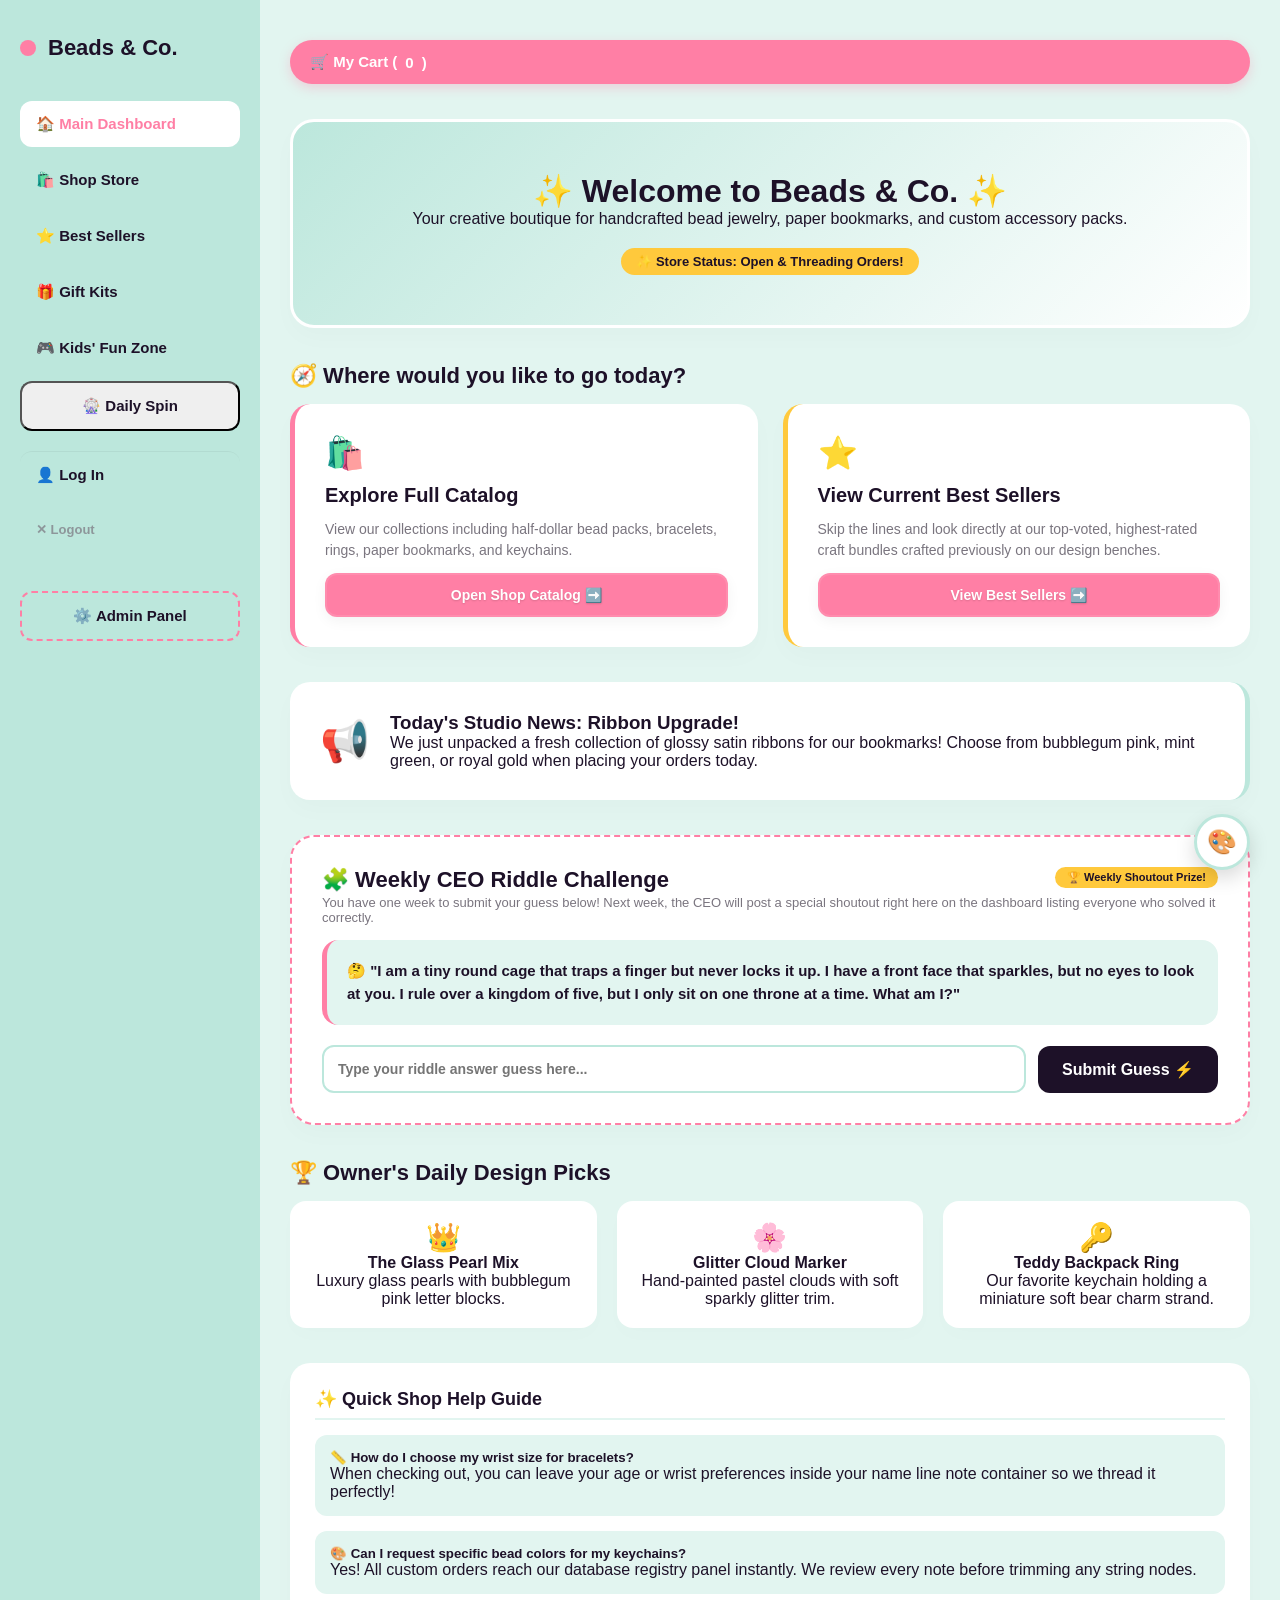
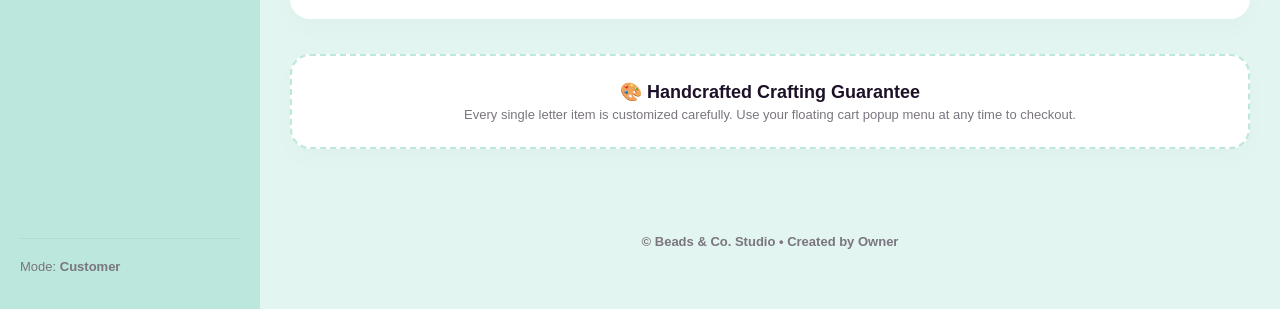
<file: index.html>
<!DOCTYPE html>
<html lang="en">
<head>
    <meta charset="UTF-8">
    <meta name="viewport" content="width=device-width, initial-scale=1.0, viewport-fit=cover">
    <title>Beads & Co. | Customer Dashboard</title>
    <link rel="stylesheet" href="style.css">
    <link rel="preconnect" href="https://fonts.googleapis.com">
    <link rel="preconnect" href="https://fonts.gstatic.com" crossorigin>
    <link rel="stylesheet" href="https://fonts.googleapis.com/css2?family=Inter:wght@400;700;800&family=Comfortaa:wght@400;700&family=Fredoka:wght@400;600&display=swap">
</head>
<body>

    <button class="theme-customize-btn" onclick="toggleThemeCustomizer()" title="Customize Theme">🎨</button>

    <!-- COMPLETE TABBED STUDIO SIDEBAR FRAME -->
    <div id="theme-customize-panel" class="theme-customize-panel-wrapper">

        <div class="modal-top">
            <h4 class="theme-panel-header-title">🛠️ Studio Settings</h4>
            <button class="close-modal-x" onclick="window.toggleThemeCustomizer()">✕</button>
        </div>

        <!-- 🗂️ MINI NAVIGATION TAB TOGGLE BAR -->
        <div class="customizer-tab-bar">
            <button id="tab-btn-colors" class="customizer-tab-active" onclick="window.switchCustomizerTab('colors')">🎨 Colors</button>
            <button id="tab-btn-layouts" class="customizer-tab-inactive" onclick="window.switchCustomizerTab('layouts')">⚙️ Styles</button>
        </div>

        <!-- ==========================================
             PAGE 1: LIVE COLOR SWITCHES PANEL
             ========================================== -->
        <div id="customizer-page-colors" class="customizer-page-view">
            <p id="theme-current-label">Current: <strong>Default</strong></p>

            <p class="theme-panel-section">🌈 Rainbow</p>
            <div class="theme-swatch-grid">
                <button class="theme-swatch-option" data-theme="rubyRed" style="background:linear-gradient(135deg,#E63946,#F5C2C7);" onclick="applySiteTheme('rubyRed')">❤️<span>Red</span></button>
                <button class="theme-swatch-option" data-theme="tangerineOrange" style="background:linear-gradient(135deg,#FB8B24,#FFD2AD);" onclick="applySiteTheme('tangerineOrange')">🧡<span>Orange</span></button>
                <button class="theme-swatch-option" data-theme="sunnyGold" style="background:linear-gradient(135deg,#FF9F1C,#FFE29A);" onclick="applySiteTheme('sunnyGold')">💛<span>Yellow</span></button>
                <button class="theme-swatch-option" data-theme="emeraldGreen" style="background:linear-gradient(135deg,#2E9E5B,#B7E4C7);" onclick="applySiteTheme('emeraldGreen')">💚<span>Green</span></button>
                <button class="theme-swatch-option" data-theme="skyBlue" style="background:linear-gradient(135deg,#4CACE0,#BFE0F5);" onclick="applySiteTheme('skyBlue')">💙<span>Blue</span></button>
                <button class="theme-swatch-option" data-theme="indigoNight" style="background:linear-gradient(135deg,#4B4E9E,#C6C6ED);" onclick="applySiteTheme('indigoNight')">💜<span>Indigo</span></button>
                <button class="theme-swatch-option" data-theme="violetBloom" style="background:linear-gradient(135deg,#8E44AD,#D9C2F0);" onclick="applySiteTheme('violetBloom')">🟣<span>Violet</span></button>
            </div>

            <p class="theme-panel-section">✨ Extra Shades</p>
            <div class="theme-swatch-grid">
                <button class="theme-swatch-option" data-theme="roseBlush" style="background:linear-gradient(135deg,#FF6F9D,#FFC2D1);" onclick="applySiteTheme('roseBlush')">🌸<span>Rose</span></button>
                <button class="theme-swatch-option" data-theme="mintBreeze" style="background:linear-gradient(135deg,#2EC4B6,#BCE7DC);" onclick="applySiteTheme('mintBreeze')">🍃<span>Mint</span></button>
                <button class="theme-swatch-option" data-theme="tealDeep" style="background:linear-gradient(135deg,#128C87,#A9E0DE);" onclick="applySiteTheme('tealDeep')">🩵<span>Teal</span></button>
                <button class="theme-swatch-option" data-theme="coralReef" style="background:linear-gradient(135deg,#FF6F52,#FFC2B2);" onclick="applySiteTheme('coralReef')">🪸<span>Coral</span></button>
                <button class="theme-swatch-option" data-theme="lavenderDream" style="background:linear-gradient(135deg,#B47EEA,#D9C2F0);" onclick="applySiteTheme('lavenderDream')">🪻<span>Lavender</span></button>
                <button class="theme-swatch-option" data-theme="plumBerry" style="background:linear-gradient(135deg,#8E3B6B,#DCB8D4);" onclick="applySiteTheme('plumBerry')">🍇<span>Plum</span></button>
                <button class="theme-swatch-option" data-theme="peachyCream" style="background:linear-gradient(135deg,#FF8B6A,#FBD1BE);" onclick="applySiteTheme('peachyCream')">🍑<span>Peach</span></button>
                <button class="theme-swatch-option" data-theme="sandyBeige" style="background:linear-gradient(135deg,#C08A4E,#EBD9B4);" onclick="applySiteTheme('sandyBeige')">🏖️<span>Sandy</span></button>
                <button class="theme-swatch-option" data-theme="slateGray" style="background:linear-gradient(135deg,#546578,#C4CCD4);" onclick="applySiteTheme('slateGray')">🪨<span>Slate</span></button>
                <button class="theme-swatch-option" data-theme="charcoalChic" style="background:linear-gradient(135deg,#3A3A45,#C7C7CE);" onclick="applySiteTheme('charcoalChic')">🖤<span>Charcoal</span></button>
            </div>

            <p class="theme-panel-section">🎇 Gradients</p>
            <div class="theme-swatch-grid">
                <button class="theme-swatch-option" data-theme="sunsetGradient" style="background:linear-gradient(135deg,#FB8B24,#FF6F9D);" onclick="applySiteTheme('sunsetGradient')">🌇<span>Sunset</span></button>
                <button class="theme-swatch-option" data-theme="oceanGradient" style="background:linear-gradient(135deg,#4CACE0,#2EC4B6);" onclick="applySiteTheme('oceanGradient')">🌊<span>Ocean</span></button>
                <button class="theme-swatch-option" data-theme="auroraGradient" style="background:linear-gradient(135deg,#8E44AD,#2EC4B6 60%,#FFD166);" onclick="applySiteTheme('auroraGradient')">🌌<span>Aurora</span></button>
                <button class="theme-swatch-option" data-theme="berryGradient" style="background:linear-gradient(135deg,#E63946,#8E44AD);" onclick="applySiteTheme('berryGradient')">🍓<span>Berry</span></button>
                <button class="theme-swatch-option" data-theme="goldenHourGradient" style="background:linear-gradient(135deg,#FF9F1C,#FB8B24);" onclick="applySiteTheme('goldenHourGradient')">🌅<span>Golden Hr</span></button>
                <button class="theme-swatch-option" data-theme="midnightGradient" style="background:linear-gradient(135deg,#4B4E9E,#3A3A45);" onclick="applySiteTheme('midnightGradient')">🌃<span>Midnight</span></button>
            </div>

            <p class="theme-panel-section">🔮 All-Sorts Mixes</p>
            <div class="theme-swatch-grid">
                <button class="theme-swatch-option" data-theme="cottonCandyMix" style="background:linear-gradient(135deg, #FFC2D1, #4CACE0);" onclick="window.applySiteTheme('cottonCandyMix')">🍬 <span>Cotton Candy</span></button>
                <button class="theme-swatch-option" data-theme="neonTracerMix" style="background:#39FF14; border: 1px solid #3A3A45;" onclick="window.applySiteTheme('neonTracerMix')">⚡ <span>Neon Tracer</span></button>
                <button class="theme-swatch-option" data-theme="vintagePastelMix" style="background:#E63946; border: 2px solid #EBD9B4;" onclick="window.applySiteTheme('vintagePastelMix')">⏳ <span>Vintage Pastel</span></button>
                <button class="theme-swatch-option" data-theme="cyberpunkBeadMix" style="background:linear-gradient(135deg, #FF007F, #00F0FF);" onclick="window.applySiteTheme('cyberpunkBeadMix')">👾 <span>Cyberpunk</span></button>
                <button class="theme-swatch-option" data-theme="tropicalSorbetMix" style="background:linear-gradient(135deg, #FF6F52, #FF9F1C);" onclick="window.applySiteTheme('tropicalSorbetMix')">🍹 <span>Trop Sorbet</span></button>
            </div>

            <button class="refresh-button theme-reset-btn" onclick="window.resetSiteTheme()">🔄 Reset Canvas Colors</button>
        </div>

        <!-- ==========================================
             PAGE 2: LIVE ENGINE LAYOUT SHAPES PANEL
             ========================================== -->
        <div id="customizer-page-layouts" class="customizer-page-view" style="display: none;">

            <p class="theme-panel-section">🔤 Typography Fonts</p>
            <div class="theme-swatch-grid">
                <button class="theme-swatch-option layout-swatch-node" style="background: #FFF; border: 1px solid var(--logo-mint); color: var(--text-plum);" onclick="window.applyLayoutSetting('font', 'bubblegum')">🎈 <span>Bubblegum</span></button>
                <button class="theme-swatch-option layout-swatch-node" style="background: #FFF; border: 1px solid var(--logo-mint); color: var(--text-plum);" onclick="window.applyLayoutSetting('font', 'minimal')">📐 <span>Minimalist</span></button>
                <button class="theme-swatch-option layout-swatch-node" style="background: #FFF; border: 1px solid var(--logo-mint); color: var(--text-plum);" onclick="window.applyLayoutSetting('font', 'pixel')">🕹️ <span>8-Bit Pixel</span></button>
            </div>

            <p class="theme-panel-section">📐 Structural Geometry</p>
            <div class="theme-swatch-grid">
                <button class="theme-swatch-option layout-swatch-node" style="background: #FFF; border: 1px solid var(--logo-mint); color: var(--text-plum);" onclick="window.applyLayoutSetting('shape', 'bubbly')">🟢 <span>Round Pill</span></button>
                <button class="theme-swatch-option layout-swatch-node" style="background: #FFF; border: 1px solid var(--logo-mint); color: var(--text-plum);" onclick="window.applyLayoutSetting('shape', 'sharp')">📐 <span>Sharp Box</span></button>
                <button class="theme-swatch-option layout-swatch-node" style="background: #FFF; border: 1px solid var(--logo-mint); color: var(--text-plum);" onclick="window.applyLayoutSetting('shape', 'brutal')">🕶️ <span>Brutalism</span></button>
            </div>

            <p class="theme-panel-section">🎬 Engine Animations</p>
            <div class="theme-swatch-grid">
                <button class="theme-swatch-option layout-swatch-node" style="background: #FFF; border: 1px solid var(--logo-mint); color: var(--text-plum);" onclick="window.applyLayoutSetting('motion', 'float')">🎈 <span>Float Drift</span></button>
                <button class="theme-swatch-option layout-swatch-node" style="background: #FFF; border: 1px solid var(--logo-mint); color: var(--text-plum);" onclick="window.applyLayoutSetting('motion', 'static')">⚡ <span>Snappy Snap</span></button>
            </div>
        </div>
    </div>

    <div class="shop-split-page">

        <!-- Navigation Drawer Sidebar -->
        <aside class="sidebar">
            <div class="logo-box"><span class="logo-bead"></span><h2>Beads & Co.</h2></div>
            <nav class="menu-buttons">
                <a href="index.html" class="menu-item active">🏠 Main Dashboard</a>
                <a href="customer.html" class="menu-item">🛍️ Shop Store</a>
                <a href="bestsellers.html" class="menu-item">⭐ Best Sellers</a>
                <a href="giftkits.html" class="menu-item">🎁 Gift Kits</a>
                <a href="games.html" class="menu-item">🎮 Kids' Fun Zone</a>
                <button class="menu-item" onclick="window.toggleRewardsWheel()">🎡 Daily Spin</button>

                <a href="login.html" class="menu-item menu-item-login">👤 Log In</a>
                <a href="#" class="menu-item menu-item-logout" onclick="triggerCustomerLogout(event)">✕ Logout</a>
                <a href="admin.html" class="menu-item admin-dashed-btn">⚙️ Admin Panel</a>
            </nav>
            <div class="user-box" id="user-status-display"><p>Mode: <strong>Customer</strong></p></div>
        </aside>

        <!-- Main Workspace Area -->
        <div class="shop-scroll-view">
            <button class="cart-trigger-btn" onclick="toggleCartDropdown()">🛒 My Cart (<span id="cart-counter-icon">0</span>)</button>

            <div class="welcome-hero-card">
                <h1>✨ Welcome to Beads & Co. ✨</h1>
                <p>Your creative boutique for handcrafted bead jewelry, paper bookmarks, and custom accessory packs.</p>
                <div class="store-status-badge">✨ Store Status: Open & Threading Orders!</div>
            </div>

            <div>
                <h2 class="section-headline">🧭 Where would you like to go today?</h2>
                <div class="dashboard-intro-grid">
                    <div class="intro-feature-box border-pink">
                        <div class="intro-icon">🛍️</div>
                        <h3 class="feature-box-title">Explore Full Catalog</h3>
                        <p class="feature-box-desc">View our collections including half-dollar bead packs, bracelets, rings, paper bookmarks, and keychains.</p>
                        <a href="customer.html" class="dashboard-action-btn">Open Shop Catalog ➡️</a>
                    </div>
                    <div class="intro-feature-box border-yellow">
                        <div class="intro-icon">⭐</div>
                        <h3 class="feature-box-title">View Current Best Sellers</h3>
                        <p class="feature-box-desc">Skip the lines and look directly at our top-voted, highest-rated craft bundles crafted previously on our design benches.</p>
                        <a href="bestsellers.html" class="dashboard-action-btn">View Best Sellers ➡️</a>
                    </div>
                </div>
            </div>

            <div class="news-bulletin-panel">
                <div class="news-icon">📢</div>
                <div class="news-content">
                    <h3 class="bulletin-headline">Today's Studio News: Ribbon Upgrade!</h3>
                    <p class="bulletin-desc">We just unpacked a fresh collection of glossy satin ribbons for our bookmarks! Choose from bubblegum pink, mint green, or royal gold when placing your orders today.</p>
                </div>
            </div>

            <!-- 🧩 WEEKLY CEO RIDDLE ARENA COMPONENT -->
            <div class="riddle-arena-card">
                <div class="riddle-header">
                    <div class="riddle-prize-badge">🏆 Weekly Shoutout Prize!</div>
                    <h2 class="section-headline riddle-title">🧩 Weekly CEO Riddle Challenge</h2>
                    <p class="riddle-desc">You have one week to submit your guess below! Next week, the CEO will post a special shoutout right here on the dashboard listing everyone who solved it correctly.</p>
                </div>
                <div class="riddle-question-bubble">
                    🤔 "I am a tiny round cage that traps a finger but never locks it up. I have a front face that sparkles, but no eyes to look at you. I rule over a kingdom of five, but I only sit on one throne at a time. What am I?"
                </div>
                <div class="riddle-input-row">
                    <input type="text" id="riddle-user-answer" class="riddle-text-field" placeholder="Type your riddle answer guess here...">
                    <button class="riddle-submit-btn" onclick="submitCeoRiddleGuess()">Submit Guess ⚡</button>
                </div>
            </div>

            <div>
                <h2 class="section-headline picks-headline">🏆 Owner's Daily Design Picks</h2>
                <div class="picks-grid">
                    <div class="pick-mini-card"><div class="pick-icon">👑</div><h4 class="mini-card-title">The Glass Pearl Mix</h4><p class="mini-card-desc">Luxury glass pearls with bubblegum pink letter blocks.</p></div>
                    <div class="pick-mini-card"><div class="pick-icon">🌸</div><h4 class="mini-card-title">Glitter Cloud Marker</h4><p class="mini-card-desc">Hand-painted pastel clouds with soft sparkly glitter trim.</p></div>
                    <div class="pick-mini-card"><div class="pick-icon">🔑</div><h4 class="mini-card-title">Teddy Backpack Ring</h4><p class="mini-card-desc">Our favorite keychain holding a miniature soft bear charm strand.</p></div>
                </div>
            </div>

            <div class="faq-block">
                <h3 class="faq-header-title">✨ Quick Shop Help Guide</h3>
                <div class="faq-item"><h5 class="faq-question">📏 How do I choose my wrist size for bracelets?</h5><p class="faq-answer">When checking out, you can leave your age or wrist preferences inside your name line note container so we thread it perfectly!</p></div>
                <div class="faq-item"><h5 class="faq-question">🎨 Can I request specific bead colors for my keychains?</h5><p class="faq-answer">Yes! All custom orders reach our database registry panel instantly. We review every note before trimming any string nodes.</p></div>
            </div>

            <section class="guarantee-dashed-box">
                <h3 class="guarantee-title">🎨 Handcrafted Crafting Guarantee</h3>
                <p class="guarantee-desc">Every single letter item is customized carefully. Use your floating cart popup menu at any time to checkout.</p>
            </section>
            <footer class="simple-ground-footer"><p>© Beads & Co. Studio • Created by Owner</p></footer>
        </div>

        <!-- Popdown Dropdown Cart Window Box -->
        <div class="cart-dropdown-panel" id="cart-dropdown-panel">
            <h4 class="cart-dropdown-header">🛒 Selected Items</h4>
            <div class="cart-items-list" id="cart-list-container"></div>
            <div class="payment-box coupon-section">
                <label class="coupon-label">🎟️ Have a Promo Code?</label>
                <div class="coupon-input-row">
                    <input type="text" id="cart-coupon-input" class="coupon-input" placeholder="e.g. SHOP10">
                    <button class="coupon-apply-btn" onclick="window.applyCartPromoCode()">Apply</button>
                </div>
                <div id="coupon-alert-msg" class="coupon-alert"></div>
            </div>
            <div class="payment-box">
                <label>Choose Payment Option</label>
                <select id="checkout-payment-type" class="payment-select">
                    <option value="Cash on Delivery">💵 Cash When Delivered ($0 fee)</option>
                    <option value="Parent Allowance Account">💳 Parent Allowance Points Card</option>
                    <option value="Local Store Pickup Pay">🏠 Pay At Local Bead Studio Bench</option>
                </select>
            </div>
            <div class="cart-dropdown-total-bar"><span>Total Due:</span><span id="cart-total-price">$0.00</span></div>
            <button class="checkout-btn" onclick="checkoutShoppingCart()">Complete Purchase 🛍️</button>
        </div>

    </div>

    <!-- Category Popup Menu Container -->
    <div class="products-overlay" id="category-modal">
        <div class="products-modal">
            <div class="modal-top"><h2 id="modal-category-title">Category Items</h2><button class="close-modal-x" onclick="closeCategoryMenu()">Back to Shop</button></div>
            <div id="modal-products-list"></div>
        </div>
    </div>

    <!-- DAILY REWARDS WHEEL POPUP MODAL WRAPPER -->
    <div id="rewards-wheel-overlay" class="rewards-wheel-overlay">
        <h2 class="wheel-title">🎡 Boutique Rewards Wheel</h2>
        <p class="wheel-subtitle">Spin once a day to unlock exclusive designer perks and checkout discounts!</p>

        <div id="wheel-frame" class="wheel-frame">
            <!-- 8-Slice Conic Gradient Wheel (45 degrees per segment) -->
            <div id="spinning-wheel-canvas" class="spinning-wheel-canvas"></div>

            <!-- Typography layer map covering all 8 expanded prize segments -->
            <div id="wheel-labels" class="wheel-labels">
                <div class="wheel-label-seg wheel-label-top-right">-10% Off</div>
                <div class="wheel-label-seg wheel-label-right-top">Free Gift</div>
                <div class="wheel-label-seg wheel-label-right-bottom">-15% Off</div>
                <div class="wheel-label-seg wheel-label-bottom-right">Free Ship</div>
                <div class="wheel-label-seg wheel-label-bottom-left">-5% Off</div>
                <div class="wheel-label-seg wheel-label-left-bottom">BOGO Deal</div>
                <div class="wheel-label-seg wheel-label-left-top">-20% Off</div>
                <div class="wheel-label-seg wheel-label-top-left">📦 Upgrade</div>
            </div>

            <!-- The stationary center pin tracker toggle button -->
            <button id="wheel-spin-trigger" class="wheel-spin-trigger">SPIN</button>

            <!-- Fixed top selector pointer arrow node -->
            <div id="wheel-pointer" class="wheel-pointer"></div>
        </div>

        <button class="wheel-close-btn" onclick="window.toggleRewardsWheel()">Back to Shop</button>
    </div>

    <script src="script.js"></script>
</body>
</html>
</file>
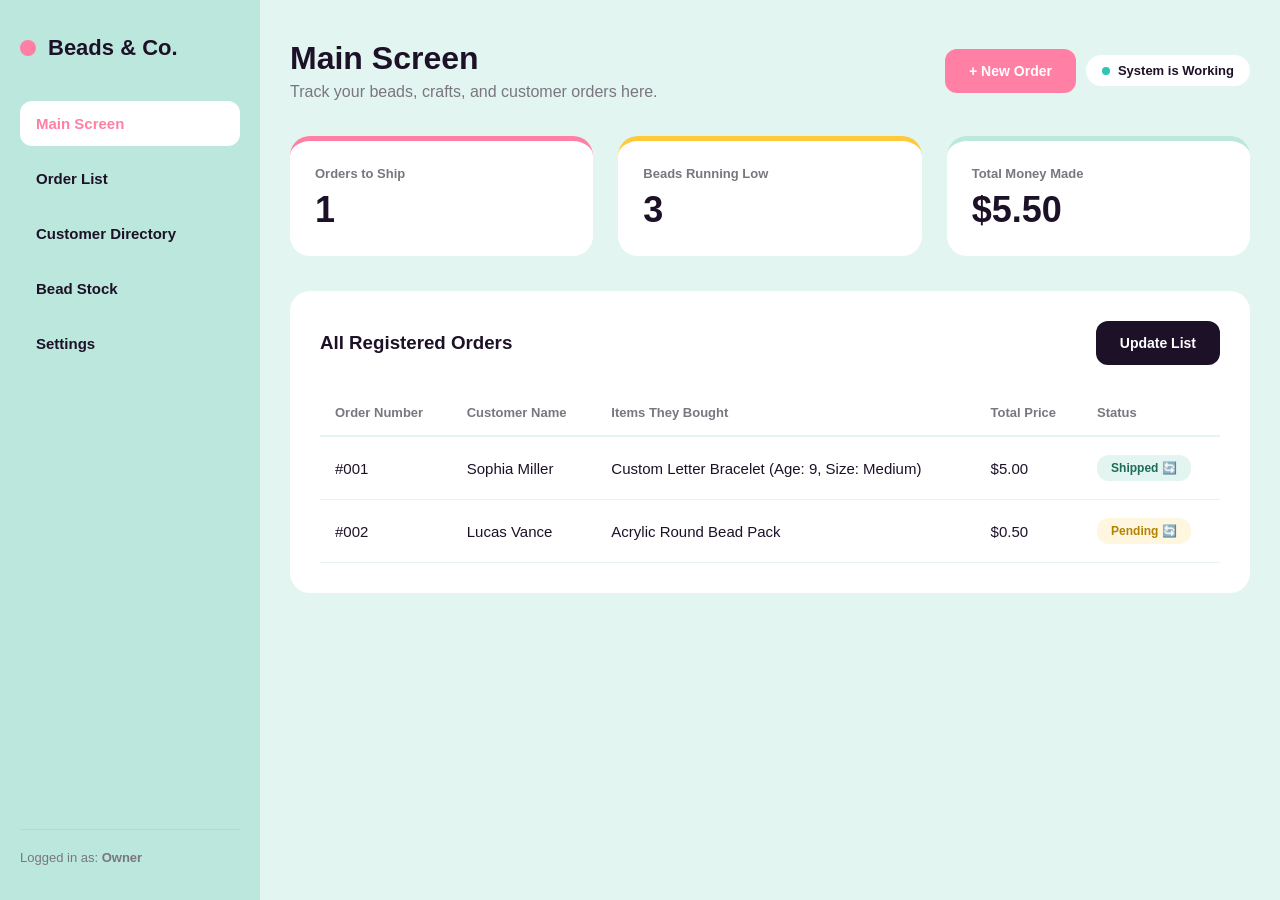
<file: admin.html>
<!DOCTYPE html>
<html lang="en">
<head>
    <meta charset="UTF-8">
    <meta name="viewport" content="width=device-width, initial-scale=1.0">
    <title>Beads & Co. | Admin Page</title>
    <link rel="stylesheet" href="style.css">
</head>
<body>

    <div class="whole-page">
        
        <!-- Left Side Menu Section -->
        <aside class="sidebar">
            <div class="logo-box">
                <span class="logo-bead"></span>
                <h2>Beads & Co.</h2>
            </div>
            
            <nav class="menu-buttons">
                <a href="admin.html" class="menu-item active" id="nav-dash">Main Screen</a>
                <a href="customer.html" class="menu-item">Order List</a>
                <a href="index.html" class="menu-item">Customer Directory</a>
                <a href="stock.html" class="menu-item">Bead Stock</a>
                <a href="settings.html" class="menu-item">Settings</a>
            </nav>
            
            <div class="user-box">
                <p>Logged in as: <strong>Owner</strong></p>
            </div>
        </aside>

        <!-- Right Side Workspace -->
        <main class="main-content">
            
            <header class="top-bar">
                <div>
                    <h1 id="page-title">Main Screen</h1>
                    <p class="small-text">Track your beads, crafts, and customer orders here.</p>
                </div>
                
                <div style="display: flex; gap: 10px; align-items: center;">
                    <button class="refresh-button" id="add-order-btn" style="background-color: #FF7FA5; font-weight: bold;">+ New Order</button>
                    <div class="status-box">
                        <span class="green-dot"></span> System is Working
                    </div>
                </div>
            </header>

            <!-- 3 Colorful Stat Boxes -->
            <section class="boxes-grid">
                <div class="number-box pink-line">
                    <span class="box-label">Orders to Ship</span>
                    <span class="box-number" id="count-pending">0</span>
                </div>
                <div class="number-box yellow-line">
                    <span class="box-label">Beads Running Low</span>
                    <span class="box-number" id="count-lowstock">3</span>
                </div>
                <div class="number-box mint-line">
                    <span class="box-label">Total Money Made</span>
                    <span class="box-number" id="count-revenue">$0.00</span>
                </div>
            </section>

            <!-- Main Order Table Box -->
            <section class="table-box">
                <div class="table-header">
                    <h3>All Registered Orders</h3>
                    <button class="refresh-button" id="refresh-btn">Update List</button>
                </div>
                <div class="table-scroll">
                    <table id="orders-table">
                        <thead>
                            <tr>
                                <th>Order Number</th>
                                <th>Customer Name</th>
                                <th>Items They Bought</th>
                                <th>Total Price</th>
                                <th>Status</th>
                            </tr>
                        </thead>
                        <tbody>
                            <!-- JavaScript puts rows here automatically -->
                        </tbody>
                    </table>
                </div>
            </section>
        </main>

    </div>

    <!-- FANCY POPUP WINDOW FOR MANUAL ADMIN ENTRIES -->
    <div class="form-overlay" id="popup-window">
        <div class="fancy-modal">
            <h2>✨ Register New Order</h2>
            <p style="color: #7A757F; font-size: 14px; margin-bottom: 10px;">Fill this out to add an order yourself.</p>
            
            <div class="input-group">
                <label>Customer Name</label>
                <input type="text" id="input-name" placeholder="Who bought it?">
            </div>

            <div class="input-group">
                <label>Description</label>
                <input type="text" id="input-beads" placeholder="e.g. Daisy Ring, Custom Bracelet">
            </div>

            <!-- Beautifully Separated Row Columns for Age and Size Boxes -->
            <div style="display: flex; gap: 15px; width: 100%;">
                <div class="input-group" style="flex: 1;">
                    <label>Customer Age</label>
                    <input type="number" id="input-age" placeholder="e.g. 9" min="1">
                </div>
                <div class="input-group" style="flex: 1;">
                    <label>Wrist Size</label>
                    <select id="input-size" style="height: 45px;">
                        <option value="Small">Small (Kids)</option>
                        <option value="Medium" selected>Medium (Standard)</option>
                        <option value="Large">Large (Adult)</option>
                    </select>
                </div>
            </div>

            <div class="input-group">
                <label>Price Tier</label>
                <select id="input-price" style="height: 45px;">
    <option value="$0.50">$0.50 (Loose Bead Packs)</option>
    <option value="$1.00">$1.00 (Bead Rings)</option>
    <option value="$3.00">$3.00 (Keychains)</option>
    <option value="$4.00">$4.00 (Paper Bookmarks)</option>
    <option value="$5.00">$5.00 (Handmade Bracelets)</option>
    <!-- ⬇️ ADD THESE TWO NEW OPTIONS FOR YOUR ADMIN FORM ⬇️ -->
    <option value="$6.00">$6.00 (Handcrafted Earrings)</option>
    <option value="$10.00">$10.00 (Luxury Necklaces)</option>
    <option value="$20.00">$20.00 (Mega All-In-One Box)</option>
</select>
            </div>

            <div class="modal-buttons">
                <button class="modal-btn cancel-btn" id="close-modal-btn">Cancel</button>
                <button class="modal-btn save-btn" id="save-order-btn">Save Order</button>
            </div>
        </div>
    </div>

    <script src="script.js"></script>
</body>
</html>
</file>
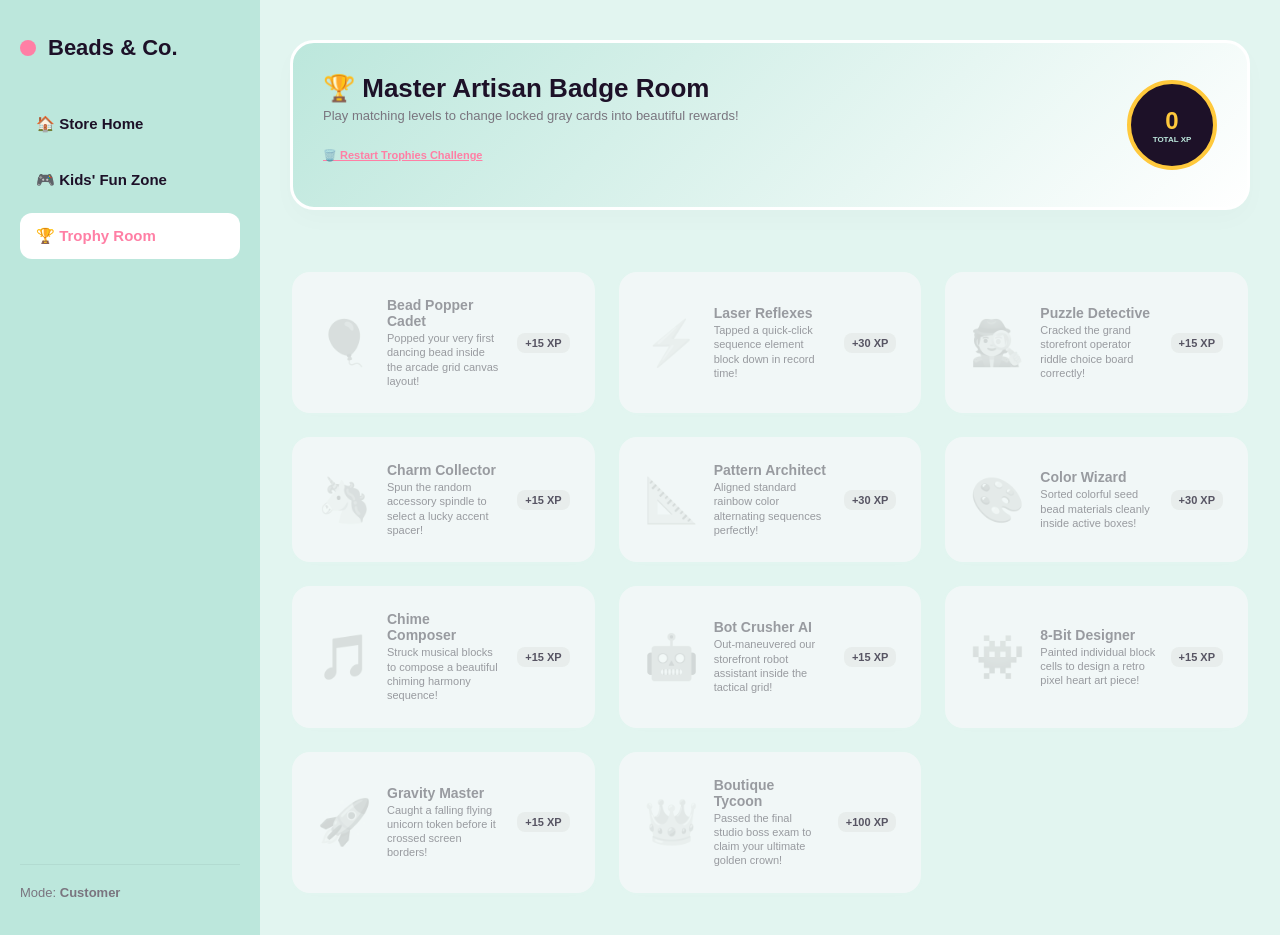
<file: badges.html>
<!DOCTYPE html>
<html lang="en">
<head>
    <meta charset="UTF-8">
    <meta name="viewport" content="width=device-width, initial-scale=1.0">
    <title>📿 Beads & Co. — Your Trophy Room</title>
    <link rel="stylesheet" href="style.css">
    <style>
        body { overflow-y: auto !important; height: auto !important; }
        .score-banner-card { background: linear-gradient(135deg, var(--logo-mint) 0%, #FFFFFF 100%); padding: 30px; border-radius: 24px; border: 3px solid #FFFFFF; display: flex; justify-content: space-between; align-items: center; box-shadow: 0 10px 25px rgba(0,0,0,0.02); }
        .score-circle { width: 90px; height: 90px; background: var(--text-plum); color: #FFF; border-radius: 50%; display: flex; flex-direction: column; align-items: center; justify-content: center; font-weight: 800; border: 4px solid var(--logo-yellow); }
        .badges-showcase-grid { display: grid; grid-template-columns: repeat(auto-fit, minmax(260px, 1fr)); gap: 20px; margin-top: 25px; }
        .badge-detail-card { background: #FFFFFF; border-radius: 20px; padding: 25px; display: flex; gap: 15px; align-items: center; box-shadow: 0 6px 20px rgba(0,0,0,0.01); border: 2px solid transparent; }
        .card-earned { border-color: var(--logo-pink) !important; background: #FFFFFF !important; box-shadow: 0 8px 25px rgba(255, 127, 165, 0.08) !important; }
        .card-locked { background: #F8F9FA !important; border-color: var(--bg-mint) !important; opacity: 0.7; }
    </style>
</head>
<body class="scrollable-body">
    <div class="shop-split-page">
        <!-- NAVIGATION PANEL -->
        <div class="sidebar">
            <div class="logo-box"><div class="logo-bead"></div><h2>Beads & Co.</h2></div>
            <div class="menu-buttons">
                <a href="index.html" class="menu-item">🏠 Store Home</a>
                <a href="games.html" class="menu-item">🎮 Kids' Fun Zone</a>
                <a href="badges.html" class="menu-item active">🏆 Trophy Room</a>
            </div>
            <div class="user-box" id="user-status-display">Mode: Customer</div>
        </div>

        <div class="shop-scroll-view">
            <div class="score-banner-card">
                <div>
                    <h1 style="font-size: 26px; font-weight: 800; margin: 0;">🏆 Master Artisan Badge Room</h1>
                    <p style="color: var(--gray-text); margin-top: 4px; font-size: 13px;">Play matching levels to change locked gray cards into beautiful rewards!</p>
                    <button onclick="localStorage.removeItem('kids_unlocked_badges'); location.reload();" style="margin-top:10px; background:none; border:none; color:var(--logo-pink); font-size:11px; font-weight:bold; cursor:pointer; text-decoration:underline;">🗑️ Restart Trophies Challenge</button>
                </div>
                <div class="score-circle">
                    <span id="child-total-xp" style="font-size: 24px; color: var(--logo-yellow);">0</span>
                    <span style="font-size: 8px; color: var(--logo-mint);">TOTAL XP</span>
                </div>
            </div>

            <!-- CARD COMPILER GOAL WINDOW -->
            <div class="badges-showcase-grid" id="full-badges-grid-target"></div>
        </div>
    </div>

    <!-- LINK INJECTION SCRIPTS -->
    <script src="script.js"></script>
    <script>
        document.addEventListener("DOMContentLoaded", () => {
            const target = document.getElementById("full-badges-grid-target");
            const xpText = document.getElementById("child-total-xp");
            if(!target || !xpText) return;
            
            let unlocked = JSON.parse(localStorage.getItem("kids_unlocked_badges")) || [];
            let currentXP = 0;
            target.innerHTML = "";
            
            // Re-use the master badges database configured in script.js
            // REPLACE THE localBadgesCopy OBJECT INSIDE BADGES.HTML WITH THIS EXPANDED COLLECTION:
const localBadgesCopy = {
    first_pop: { title: "Bead Popper Cadet", icon: "🎈", desc: "Popped your very first dancing bead inside the arcade grid canvas layout!" },
    speed_popper: { title: "Laser Reflexes", icon: "⚡", desc: "Tapped a quick-click sequence element block down in record time!" },
    riddle_cracker: { title: "Puzzle Detective", icon: "🕵️", desc: "Cracked the grand storefront operator riddle choice board correctly!" },
    lucky_spinner: { title: "Charm Collector", icon: "🦄", desc: "Spun the random accessory spindle to select a lucky accent spacer!" },
    pattern_pro: { title: "Pattern Architect", icon: "📐", desc: "Aligned standard rainbow color alternating sequences perfectly!" },
    matching_wizard: { title: "Color Wizard", icon: "🎨", desc: "Sorted colorful seed bead materials cleanly inside active boxes!" },
    music_maestro: { title: "Chime Composer", icon: "🎵", desc: "Struck musical blocks to compose a beautiful chiming harmony sequence!" },
    tic_tac_champ: { title: "Bot Crusher AI", icon: "🤖", desc: "Out-maneuvered our storefront robot assistant inside the tactical grid!" },
    pixel_picasso: { title: "8-Bit Designer", icon: "👾", desc: "Painted individual block cells to design a retro pixel heart art piece!" },
    speed_catcher: { title: "Gravity Master", icon: "🚀", desc: "Caught a falling flying unicorn token before it crossed screen borders!" },
    jewelry_boss: { title: "Boutique Tycoon", icon: "👑", desc: "Passed the final studio boss exam to claim your ultimate golden crown!" }
};


            Object.keys(localBadgesCopy).forEach(key => {
                let gotIt = unlocked.includes(key);
                let score = key === 'jewelry_boss' ? 100 : (key === 'speed_popper' || key === 'pattern_pro' || key === 'matching_wizard' ? 30 : 15);
                if (gotIt) currentXP += score;
                
                let card = document.createElement("div");
                card.className = `badge-detail-card ${gotIt ? 'card-earned' : 'card-locked'}`;
                card.innerHTML = `
                    <div style="font-size:44px; filter:${gotIt ? 'none' : 'grayscale(100%) opacity(25%)'};">${localBadgesCopy[key].icon}</div>
                    <div style="flex:1;">
                        <h4 style="margin:0; font-size:14px; color:${gotIt ? 'var(--text-plum)' : 'var(--gray-text)'};">${localBadgesCopy[key].title}</h4>
                        <p style="margin:2px 0 0 0; font-size:11px; color:var(--gray-text); line-height:1.3;">${localBadgesCopy[key].desc}</p>
                    </div>
                    <div style="font-size:11px; font-weight:bold; background:${gotIt ? 'var(--logo-yellow)' : '#EBEBEB'}; padding:4px 8px; border-radius:8px;">+${score} XP</div>
                `;
                target.appendChild(card);
            });
            xpText.textContent = currentXP;
        });
    </script>
</body>
</html>
</file>
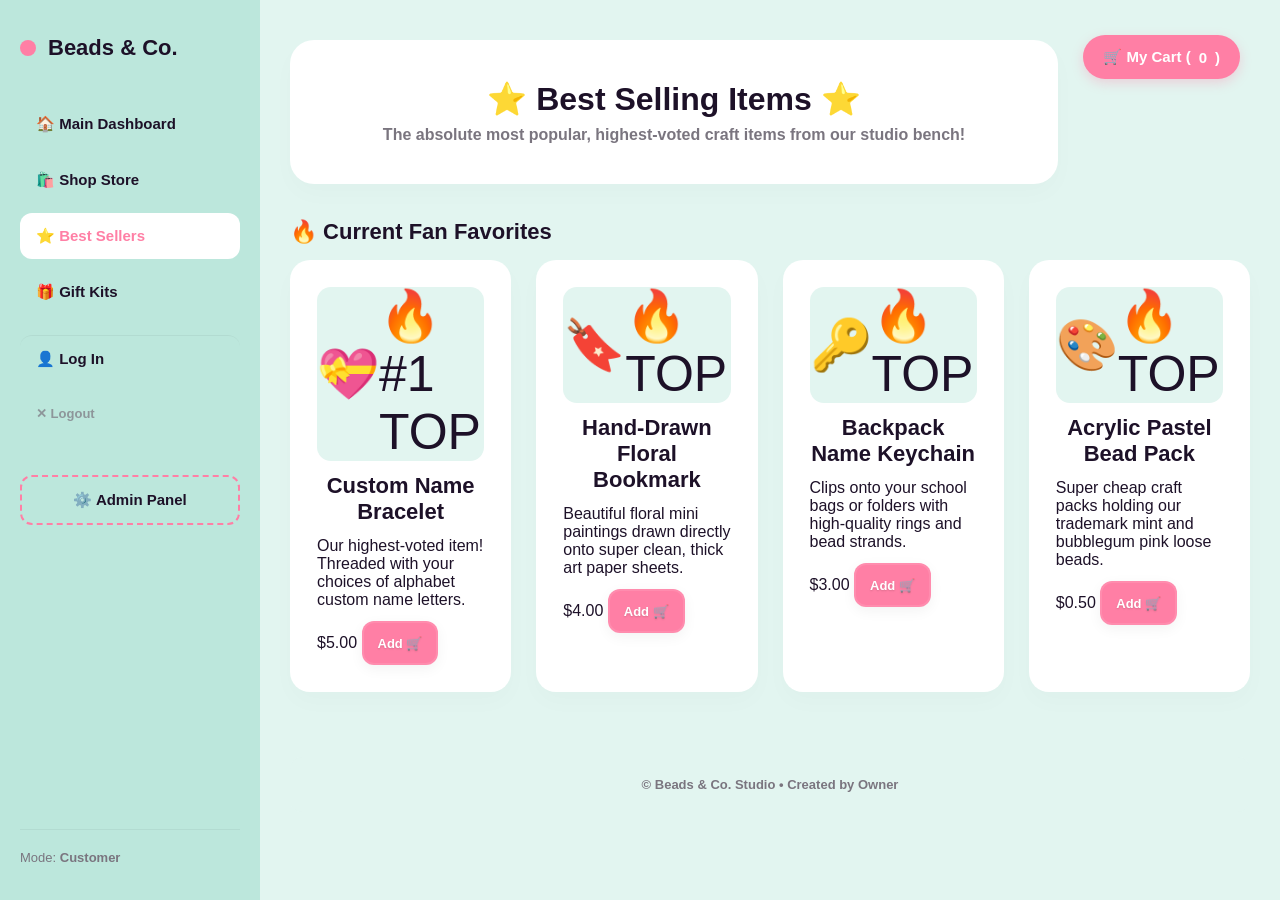
<file: bestsellers.html>
<!DOCTYPE html>
<html lang="en">
<head>
    <meta charset="UTF-8">
    <meta name="viewport" content="width=device-width, initial-scale=1.0">
    <title>Beads & Co. | Best Sellers</title>
    <!-- 🔎 Find this line in your <head> and add "?v=2" to the end: -->
<!-- 🔎 Change this line back to the regular way so the browser can find it: -->
<link rel="stylesheet" href="style.css">


</head>
<body>

    <div class="shop-split-page">

        <!-- Left Side Navigation Menu -->
        <aside class="sidebar">
            <div class="logo-box">
                <span class="logo-bead"></span>
                <h2>Beads & Co.</h2>
            </div>
            
            <nav class="menu-buttons">
    <a href="index.html" class="menu-item">🏠 Main Dashboard</a>
    <a href="customer.html" class="menu-item">🛍️ Shop Store</a>
    <a href="bestsellers.html" class="menu-item active">⭐ Best Sellers</a>
    <a href="giftkits.html" class="menu-item">🎁 Gift Kits</a>
    <a href="login.html" class="menu-item" style="border-top: 1px solid rgba(0,0,0,0.05); margin-top: 10px;">👤 Log In</a>
    <a href="#" class="menu-item" onclick="triggerCustomerLogout(event)" style="font-size: 13px; color: var(--gray-text); opacity: 0.7;">✕ Logout</a>
    <a href="admin.html" class="menu-item admin-dashed-btn">⚙️ Admin Panel</a>
</nav>

            
            <div class="user-box">
                <p>Mode: <strong>Customer</strong></p>
            </div>
        </aside>

        <!-- Main Scroll Canvas Area -->
        <div class="shop-scroll-view">
            
            <!-- 🛒 FLOATING CART BUTTON (Now uses the fixed style class safely!) -->
            <button class="cart-trigger-btn" onclick="toggleCartDropdown()" style="position: absolute; top: 35px; right: 40px;">
                🛒 My Cart (<span id="cart-counter-icon">0</span>)
            </button>
            
            <!-- Best Sellers Banner Header Box -->
            <header class="shop-banner" style="max-width: 80%;">
                <h1>⭐ Best Selling Items ⭐</h1>
                <p class="shop-subtitle">The absolute most popular, highest-voted craft items from our studio bench!</p>
            </header>

            <!-- The Best Sellers Grid -->
            <div>
                <h2 class="section-headline">🔥 Current Fan Favorites</h2>
                <main class="category-grid" style="margin-top: 0;">
                    
                    <!-- Top Product 1 -->
                    <div class="category-card">
                        <div class="category-icon text-icon-layout">
                            💝 <span class="top-fire-tag">🔥 #1 TOP</span>
                        </div>
                        <div class="category-title text-card-title">Custom Name Bracelet</div>
                        <p class="best-seller-info-text">Our highest-voted item! Threaded with your choices of alphabet custom name letters.</p>
                        <div class="best-seller-footer-bar">
                            <span class="best-seller-price-text">$5.00</span>
                            <button class="buy-item-btn best-seller-add-btn" onclick="addItemToCart('Custom Name Bracelet ($5.00)')">Add 🛒</button>
                        </div>
                    </div>

                    <!-- Top Product 2 -->
                    <div class="category-card">
                        <div class="category-icon text-icon-layout">
                            🔖 <span class="top-fire-tag">🔥 TOP</span>
                        </div>
                        <div class="category-title text-card-title">Hand-Drawn Floral Bookmark</div>
                        <p class="best-seller-info-text">Beautiful floral mini paintings drawn directly onto super clean, thick art paper sheets.</p>
                        <div class="best-seller-footer-bar">
                            <span class="best-seller-price-text">$4.00</span>
                            <button class="buy-item-btn best-seller-add-btn" onclick="addItemToCart('Hand-Drawn Floral Paper Bookmark ($4.00)')">Add 🛒</button>
                        </div>
                    </div>

                    <!-- Top Product 3 -->
                    <div class="category-card">
                        <div class="category-icon text-icon-layout">
                            🔑 <span class="top-fire-tag">🔥 TOP</span>
                        </div>
                        <div class="category-title text-card-title">Backpack Name Keychain</div>
                        <p class="best-seller-info-text">Clips onto your school bags or folders with high-quality rings and bead strands.</p>
                        <div class="best-seller-footer-bar">
                            <span class="best-seller-price-text">$3.00</span>
                            <button class="buy-item-btn best-seller-add-btn" onclick="addItemToCart('Backpack Name Keychain ($3.00)')">Add 🛒</button>
                        </div>
                    </div>

                    <!-- Top Product 4 -->
                    <div class="category-card">
                        <div class="category-icon text-icon-layout">
                            🎨 <span class="top-fire-tag">🔥 TOP</span>
                        </div>
                        <div class="category-title text-card-title">Acrylic Pastel Bead Pack</div>
                        <p class="best-seller-info-text">Super cheap craft packs holding our trademark mint and bubblegum pink loose beads.</p>
                        <div class="best-seller-footer-bar">
                            <span class="best-seller-price-text">$0.50</span>
                            <button class="buy-item-btn best-seller-add-btn" onclick="addItemToCart('Acrylic Pastel Pack ($0.50)')">Add 🛒</button>
                        </div>
                    </div>

                </main>
            </div>

            <!-- Grounding Footer -->
            <footer class="simple-ground-footer">
                <p>© Beads & Co. Studio • Created by Owner</p>
            </footer>

        </div>

        <!-- 📦 POPDOWN CART DROPDOWN DIV BOX -->
        <div class="cart-dropdown-panel" id="cart-dropdown-panel" style="position: absolute; top: 90px; right: 40px;">
            <h4 class="cart-dropdown-header">🛒 Selected Items</h4>
            
            <div class="cart-items-list" id="cart-list-container"></div>

            <div class="payment-box">
                <label>Choose Payment Option</label>
                <select id="checkout-payment-type">
                    <option value="Cash on Delivery">💵 Cash When Delivered ($0 fee)</option>
                    <option value="Parent Allowance Account">💳 Parent Allowance Points Card</option>
                    <option value="Local Store Pickup Pay">🏠 Pay At Local Bead Studio Bench</option>
                </select>
            </div>

            <div class="cart-dropdown-total-bar">
                <span>Total Due:</span>
                <span id="cart-total-price">$0.00</span>
            </div>
            
            <button class="checkout-btn" onclick="checkoutShoppingCart()">Complete Purchase 🛍️</button>
        </div>

    </div>

    <script src="script.js"></script>
</body>
</html>
</file>
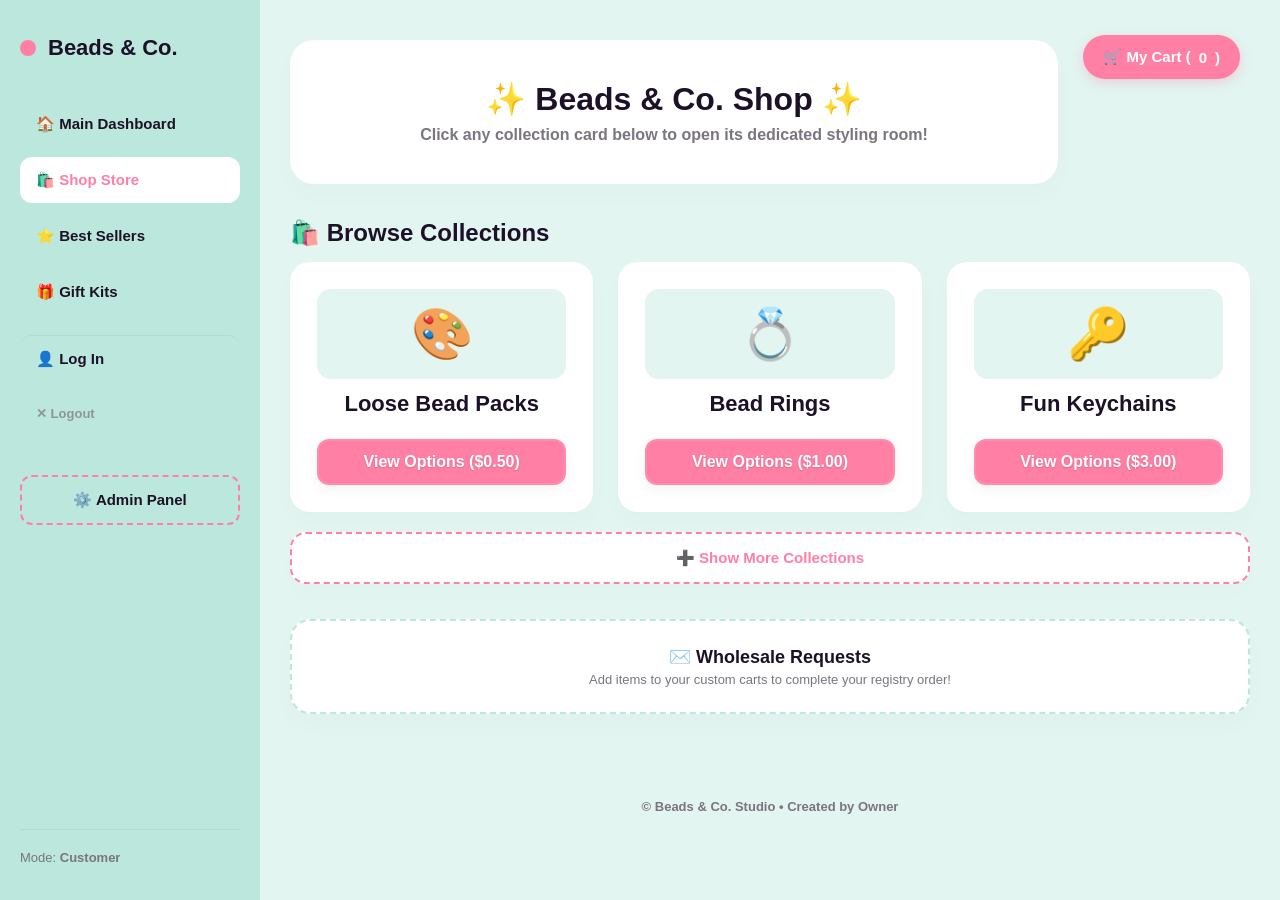
<file: customer.html>
<!DOCTYPE html>
<html lang="en">
<head>
    <meta charset="UTF-8">
    <meta name="viewport" content="width=device-width, initial-scale=1.0">
    <title>Beads & Co. | Customer Shop</title>
    <link rel="stylesheet" href="style.css">
</head>
<body class="scrollable-body">

    <div class="shop-split-page">
        
        <!-- Floating Shopping Cart Button -->
        <button class="cart-trigger-btn" onclick="toggleCartDropdown()" style="position: absolute; top: 35px; right: 40px;">
            🛒 My Cart (<span id="cart-counter-icon">0</span>)
        </button>

        <!-- Left Side Navigation Menu -->
        <aside class="sidebar">
            <div class="logo-box"><span class="logo-bead"></span><h2>Beads & Co.</h2></div>
            <nav class="menu-buttons">
                <a href="index.html" class="menu-item">🏠 Main Dashboard</a>
                <a href="customer.html" class="menu-item active">🛍️ Shop Store</a>
                <a href="bestsellers.html" class="menu-item">⭐ Best Sellers</a>
                <a href="giftkits.html" class="menu-item">🎁 Gift Kits</a>
                <a href="login.html" class="menu-item" style="border-top: 1px solid rgba(0,0,0,0.05); margin-top: 10px;">👤 Log In</a>
                <a href="#" class="menu-item" onclick="triggerCustomerLogout(event)" style="font-size: 13px; color: var(--gray-text); opacity: 0.7;">✕ Logout</a>
                <a href="admin.html" class="menu-item admin-dashed-btn">⚙️ Admin Panel</a>
            </nav>
            <div id="user-status-display" class="user-box"><p>Mode: <strong>Customer</strong></p></div>
        </aside>

        <!-- Main Shop Content Screen Canvas -->
        <div class="shop-scroll-view">
            
            <header class="shop-banner" style="max-width: 80%;">
                <h1>✨ Beads & Co. Shop ✨</h1>
                <p class="shop-subtitle">Click any collection card below to open its dedicated styling room!</p>
            </header>

            <!-- Main Categories Grid Area -->
            <div>
                <h2>🛍️ Browse Collections</h2>
                <main class="category-grid" id="catalog-category-grid" style="margin-top: 15px;">
    
    <div class="category-card" onclick="location.href='Amazon Pages/loosebeads.html'">
        <div class="category-icon" style="height: 90px;">🎨</div>
        <div class="category-title">Loose Bead Packs</div>
        <button class="open-btn">View Options ($0.50)</button>
    </div>

    <div class="category-card" onclick="location.href='Amazon Pages/beadrings.html'">
        <div class="category-icon" style="height: 90px;">💍</div>
        <div class="category-title">Bead Rings</div>
        <button class="open-btn">View Options ($1.00)</button>
    </div>

    <div class="category-card" onclick="location.href='Amazon Pages/keychains.html'">
        <div class="category-icon" style="height: 90px;">🔑</div>
        <div class="category-title">Fun Keychains</div>
        <button class="open-btn">View Options ($3.00)</button>
    </div>

</main>

                <button id="catalog-show-more-btn" onclick="revealMoreCatalogCollections()" style="background: #FFFFFF; border: 2px dashed var(--logo-pink); color: var(--logo-pink); width: 100%; padding: 15px; border-radius: 16px; cursor: pointer; font-weight: bold; margin-top: 20px; font-size: 15px; box-shadow: 0 10px 25px rgba(0,0,0,0.01);">
                    ➕ Show More Collections
                </button>
            </div>

            <section class="guarantee-dashed-box">
                <h3 style="font-size: 18px; font-weight: 800; margin-bottom: 4px;">✉️ Wholesale Requests</h3>
                <p style="color: var(--gray-text); font-size: 13px;">Add items to your custom carts to complete your registry order!</p>
            </section>

            <footer class="simple-ground-footer">
                <p>© Beads & Co. Studio • Created by Owner</p>
            </footer>

        </div>

        <!-- Dropdown Shopping Cart Windows Div Box -->
        <div class="cart-dropdown-panel" id="cart-dropdown-panel" style="position: absolute; top: 90px; right: 40px;">
            <h4 class="cart-dropdown-header">🛒 Selected Items</h4>
            <div class="cart-items-list" id="cart-list-container"></div>
            <div class="payment-box"><label>Choose Payment Option</label><select id="checkout-payment-type"><option value="Cash on Delivery">💵 Cash When Delivered</option><option value="Parent Allowance Account">💳 Parent Allowance Points</option></select></div>
            <div class="cart-dropdown-total-bar"><span>Total Due:</span><span id="cart-total-price">$0.00</span></div>
            <button class="checkout-btn" onclick="checkoutShoppingCart()">Complete Purchase 🛍️</button>
        </div>

    </div>

    <script src="script.js"></script>
</body>
</html>
</file>
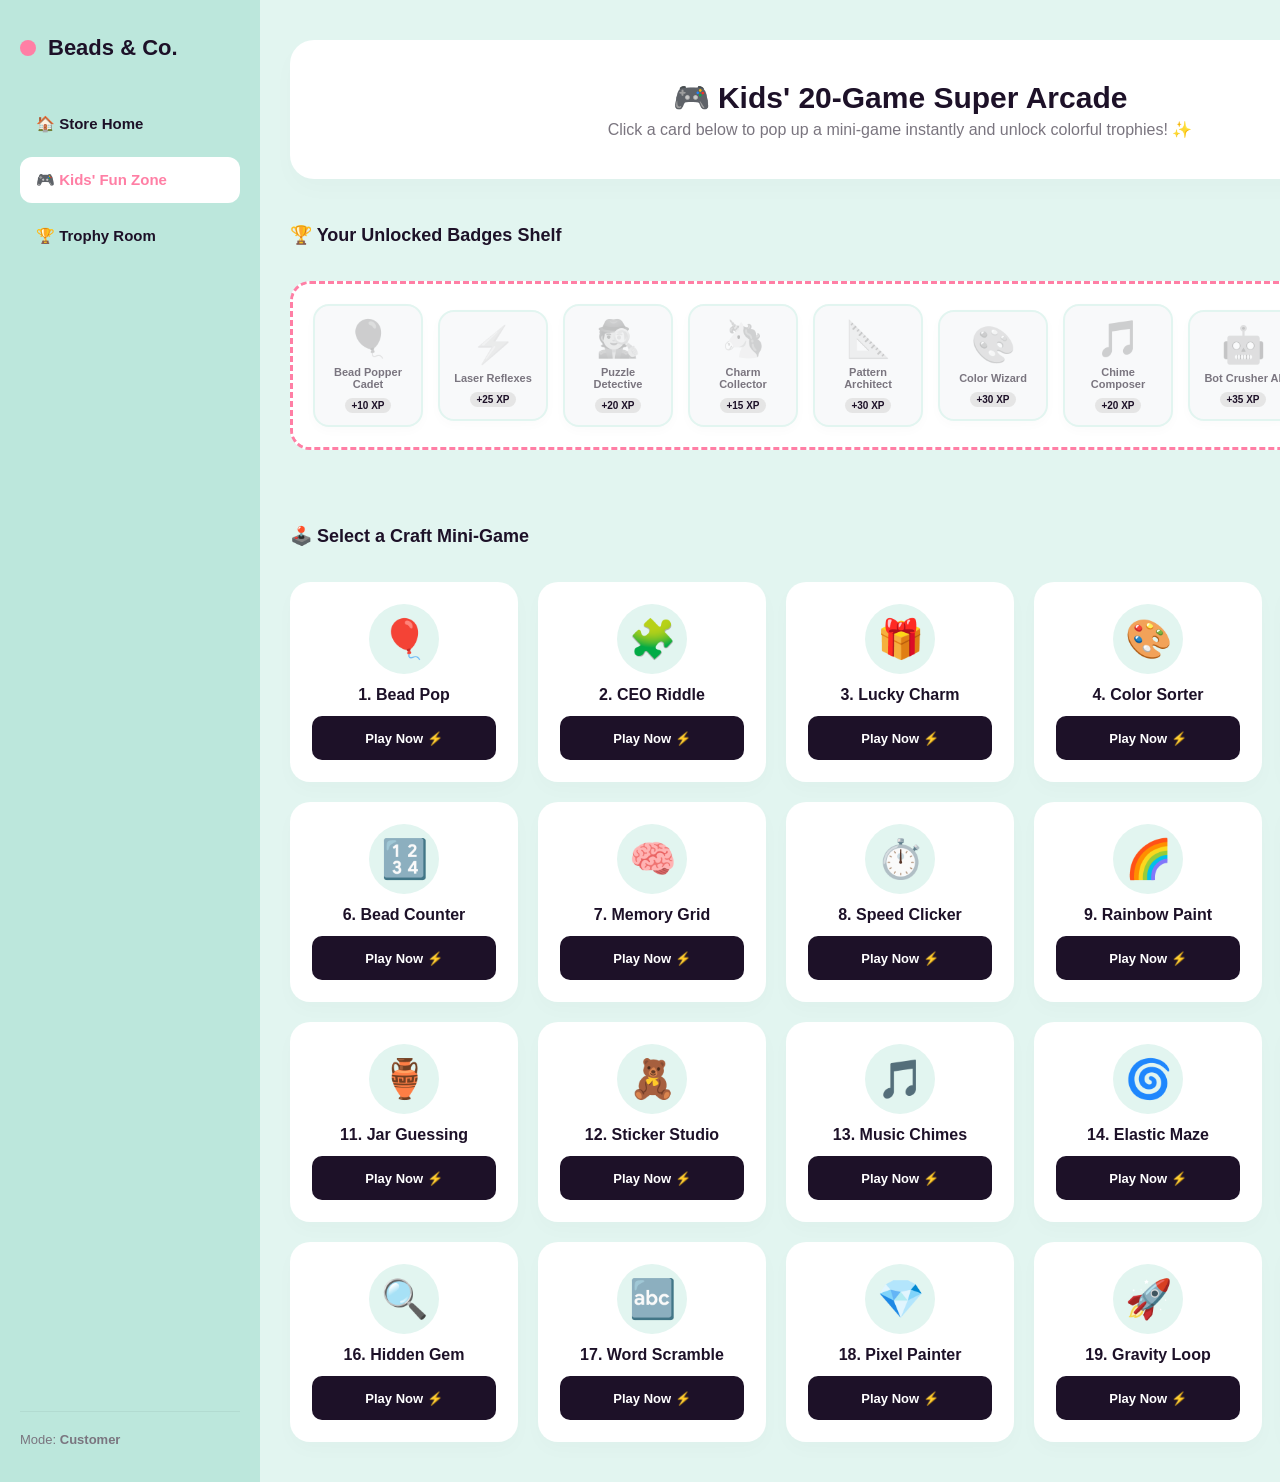
<file: games.html>
<!DOCTYPE html>
<html lang="en">
<head>
    <meta charset="UTF-8">
    <meta name="viewport" content="width=device-width, initial-scale=1.0">
    <title>📿 Beads & Co. — Kids' Super Arcade</title>
    <link rel="stylesheet" href="style.css">
    <style>
        body { overflow-y: auto !important; height: auto !important; }
        .arcade-container { display: flex; flex-direction: column; gap: 25px; width: 100%; }
        .badge-trophy-shelf { background: #FFFFFF; padding: 20px; border-radius: 20px; border: 3px dashed var(--logo-pink); display: flex; gap: 15px; align-items: center; overflow-x: auto; min-height: 120px; }
        .mini-badge-slot { background: #F8F9FA; padding: 12px; border-radius: 16px; text-align: center; min-width: 110px; display: flex; flex-direction: column; align-items: center; gap: 6px; box-shadow: 0 4px 12px rgba(0,0,0,0.02); border: 2px solid var(--bg-mint); transition: all 0.3s ease; }
        .game-grid { display: grid; grid-template-columns: repeat(auto-fit, minmax(200px, 1fr)); gap: 20px; }
        .game-card { background: #FFFFFF; border-radius: 20px; padding: 20px; text-align: center; box-shadow: 0 8px 20px rgba(0,0,0,0.02); display: flex; flex-direction: column; align-items: center; gap: 12px; border: 2px solid transparent; transition: 0.2s; }
        .game-card:hover { border-color: var(--logo-pink); transform: translateY(-3px); }
        .game-icon { font-size: 38px; background: var(--bg-mint); width: 70px; height: 70px; display: flex; align-items: center; justify-content: center; border-radius: 50%; }
        .play-btn { background: var(--text-plum); color: #FFF; border: none; padding: 10px; font-weight: 700; border-radius: 10px; cursor: pointer; width: 100%; font-size: 13px; transition: 0.2s; }
        .play-btn:hover { background: var(--logo-pink); }
    </style>
</head>
<body class="scrollable-body">
    <div class="shop-split-page">
        <!-- SIDEBAR SHELF NAVIGATION -->
        <div class="sidebar">
            <div class="logo-box"><div class="logo-bead"></div><h2>Beads & Co.</h2></div>
            <div class="menu-buttons">
                <a href="index.html" class="menu-item">🏠 Store Home</a>
                <a href="games.html" class="menu-item active">🎮 Kids' Fun Zone</a>
                <a href="badges.html" class="menu-item">🏆 Trophy Room</a>
            </div>
            <div class="user-box" id="user-status-display">Mode: Customer</div>
        </div>

        <!-- MAIN SCROLLABLE ARCADE AREA -->
        <div class="shop-scroll-view">
            <div class="shop-banner">
                <h1 style="font-size: 30px; font-weight: 800; margin: 0;">🎮 Kids' 20-Game Super Arcade</h1>
                <p style="color: var(--gray-text); margin-top: 5px;">Click a card below to pop up a mini-game instantly and unlock colorful trophies! ✨</p>
            </div>

            <!-- LIVE BADGES SHELF ROW -->
            <h3 style="font-weight: 800; font-size: 18px; margin-top: 10px;">🏆 Your Unlocked Badges Shelf</h3>
            <div class="badge-trophy-shelf" id="trophy-shelf-display"></div>

            <!-- THE 20 ACTIVE ARCADE GAME TILES -->
            <h3 style="font-weight: 800; font-size: 18px; margin-top: 15px;">🕹️ Select a Craft Mini-Game</h3>
            <div class="game-grid">
                <div class="game-card"><div class="game-icon">🎈</div><h4>1. Bead Pop</h4><button class="play-btn" onclick="window.triggerKidsGame('bubblePop')">Play Now ⚡</button></div>
                <div class="game-card"><div class="game-icon">🧩</div><h4>2. CEO Riddle</h4><button class="play-btn" onclick="window.triggerKidsGame('riddle')">Play Now ⚡</button></div>
                <div class="game-card"><div class="game-icon">🎁</div><h4>3. Lucky Charm</h4><button class="play-btn" onclick="window.triggerKidsGame('mystery')">Play Now ⚡</button></div>
                <div class="game-card"><div class="game-icon">🎨</div><h4>4. Color Sorter</h4><button class="play-btn" onclick="window.triggerKidsGame('colorSort')">Play Now ⚡</button></div>
                <div class="game-card"><div class="game-icon">📐</div><h4>5. Chain Match</h4><button class="play-btn" onclick="window.triggerKidsGame('patternMatch')">Play Now ⚡</button></div>
                <div class="game-card"><div class="game-icon">🔢</div><h4>6. Bead Counter</h4><button class="play-btn" onclick="window.triggerKidsGame('beadCounting')">Play Now ⚡</button></div>
                <div class="game-card"><div class="game-icon">🧠</div><h4>7. Memory Grid</h4><button class="play-btn" onclick="window.triggerKidsGame('memoryMatch')">Play Now ⚡</button></div>
                <div class="game-card"><div class="game-icon">⏱️</div><h4>8. Speed Clicker</h4><button class="play-btn" onclick="window.triggerKidsGame('speedClick')">Play Now ⚡</button></div>
                <div class="game-card"><div class="game-icon">🌈</div><h4>9. Rainbow Paint</h4><button class="play-btn" onclick="window.triggerKidsGame('rainbowTrace')">Play Now ⚡</button></div>
                <div class="game-card"><div class="game-icon">🏰</div><h4>10. Charm Stacker</h4><button class="play-btn" onclick="window.triggerKidsGame('charmStacker')">Play Now ⚡</button></div>
                <div class="game-card"><div class="game-icon">🏺</div><h4>11. Jar Guessing</h4><button class="play-btn" onclick="window.triggerKidsGame('guessHowMany')">Play Now ⚡</button></div>
                <div class="game-card"><div class="game-icon">🧸</div><h4>12. Sticker Studio</h4><button class="play-btn" onclick="window.triggerKidsGame('stickerBook')">Play Now ⚡</button></div>
                <div class="game-card"><div class="game-icon">🎵</div><h4>13. Music Chimes</h4><button class="play-btn" onclick="window.triggerKidsGame('soundPop')">Play Now ⚡</button></div>
                <div class="game-card"><div class="game-icon">🌀</div><h4>14. Elastic Maze</h4><button class="play-btn" onclick="window.triggerKidsGame('mazeRunner')">Play Now ⚡</button></div>
                <div class="game-card"><div class="game-icon">❌</div><h4>15. Tic-Tac-Bead</h4><button class="play-btn" onclick="window.triggerKidsGame('ticTacBead')">Play Now ⚡</button></div>
                <div class="game-card"><div class="game-icon">🔍</div><h4>16. Hidden Gem</h4><button class="play-btn" onclick="window.triggerKidsGame('hiddenGem')">Play Now ⚡</button></div>
                <div class="game-card"><div class="game-icon">🔤</div><h4>17. Word Scramble</h4><button class="play-btn" onclick="window.triggerKidsGame('wordScramble')">Play Now ⚡</button></div>
                <div class="game-card"><div class="game-icon">💎</div><h4>18. Pixel Painter</h4><button class="play-btn" onclick="window.triggerKidsGame('pixelPainter')">Play Now ⚡</button></div>
                <div class="game-card"><div class="game-icon">🚀</div><h4>19. Gravity Loop</h4><button class="play-btn" onclick="window.triggerKidsGame('gravityBead')">Play Now ⚡</button></div>
                <div class="game-card"><div class="game-icon">👑</div><h4>20. Boss Quiz</h4><button class="play-btn" onclick="window.triggerKidsGame('bossQuiz')">Play Now ⚡</button></div>
            </div>
        </div>
    </div>

    <!-- LINK ONLY TO THE MAIN ENGINE SCRIPT CORE -->
        <!-- LOAD SCRIPT WORKSPACES CHRONOLOGICALLY -->
    <script src="script.js"></script>
    <script src="arcade-rewards.js"></script>
    <script src="arcade-core-games.js"></script>
    <script src="arcade-puzzle-games.js"></script>
    <script src="arcade-mini-games.js"></script>
    
    <script>
        // MASTER CENTRAL ROUTER METHOD
        window.triggerKidsGame = (gameKey) => {
            // Route seamlessly to Sub-Module B
            if (['bubblePop', 'riddle', 'mystery', 'colorSort', 'patternMatch'].includes(gameKey)) {
                window.runCoreGames(gameKey);
            }
            // Route seamlessly to Sub-Module C
            else if (['beadCounting', 'memoryMatch', 'speedClick', 'rainbowTrace', 'charmStacker', 'guessHowMany', 'stickerBook'].includes(gameKey)) {
                window.runPuzzleGames(gameKey);
            }
            // Route seamlessly to Sub-Module D
            else {
                window.runMiniGames(gameKey);
            }
        };

        document.addEventListener("DOMContentLoaded", () => {
            if(window.refreshArcadeTrophies) window.refreshArcadeTrophies();
        });
    </script>
</body>
</html>
</file>
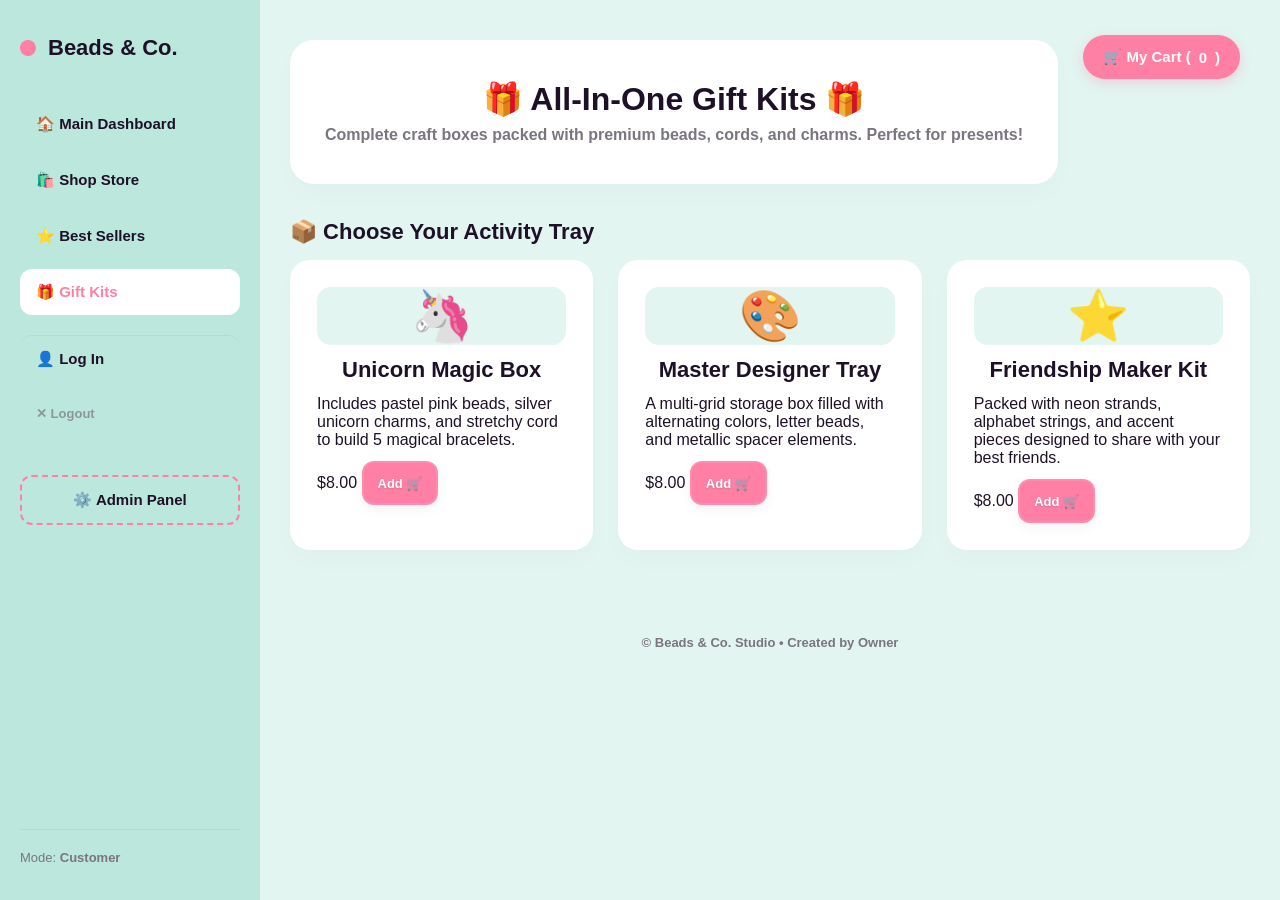
<file: giftkits.html>
<!DOCTYPE html>
<html lang="en">
<head>
    <meta charset="UTF-8">
    <meta name="viewport" content="width=device-width, initial-scale=1.0">
    <title>Beads & Co. | Gift Kits</title>
    <!-- Pulls our matching mint, pink, and yellow styles instantly -->
    <link rel="stylesheet" href="style.css">
</head>
<body>

    <div class="shop-split-page">
        
        <!-- 🛒 FLOATING CART BUTTON (Aligned perfectly at the top right) -->
        <button class="cart-trigger-btn" onclick="toggleCartDropdown()" style="position: absolute; top: 35px; right: 40px;">
            🛒 My Cart (<span id="cart-counter-icon">0</span>)
        </button>

        <!-- Left Side Navigation Menu -->
        <aside class="sidebar">
            <div class="logo-box">
                <span class="logo-bead"></span>
                <h2>Beads & Co.</h2>
            </div>
            
            <nav class="menu-buttons">
    <a href="index.html" class="menu-item">🏠 Main Dashboard</a>
    <a href="customer.html" class="menu-item">🛍️ Shop Store</a>
    <a href="bestsellers.html" class="menu-item">⭐ Best Sellers</a>
    <a href="giftkits.html" class="menu-item active">🎁 Gift Kits</a>
    <a href="login.html" class="menu-item" style="border-top: 1px solid rgba(0,0,0,0.05); margin-top: 10px;">👤 Log In</a>
    <a href="#" class="menu-item" onclick="triggerCustomerLogout(event)" style="font-size: 13px; color: var(--gray-text); opacity: 0.7;">✕ Logout</a>
    <a href="admin.html" class="menu-item admin-dashed-btn">⚙️ Admin Panel</a>
</nav>

            
            <div class="user-box">
                <p>Mode: <strong>Customer</strong></p>
            </div>
        </aside>

        <!-- Main Scroll Canvas Area -->
        <div class="shop-scroll-view">
            
            <!-- Gift Kits Banner Header Box -->
            <header class="shop-banner" style="max-width: 80%;">
                <h1>🎁 All-In-One Gift Kits 🎁</h1>
                <p class="shop-subtitle">Complete craft boxes packed with premium beads, cords, and charms. Perfect for presents!</p>
            </header>

            <!-- The Gift Kits Grid Layout -->
            <div>
                <h2 class="section-headline">📦 Choose Your Activity Tray</h2>
                <main class="category-grid" style="margin-top: 0;">
                    
                    <!-- Kit 1 -->
                    <div class="category-card">
                        <div class="category-icon text-icon-layout">🦄</div>
                        <div class="category-title text-card-title">Unicorn Magic Box</div>
                        <p class="best-seller-info-text">Includes pastel pink beads, silver unicorn charms, and stretchy cord to build 5 magical bracelets.</p>
                        <div class="best-seller-footer-bar">
                            <span class="best-seller-price-text">$8.00</span>
                            <button class="buy-item-btn best-seller-add-btn" onclick="addItemToCart('Unicorn Magic Gift Kit ($8.00)')">Add 🛒</button>
                        </div>
                    </div>

                    <!-- Kit 2 -->
                    <div class="category-card">
                        <div class="category-icon text-icon-layout">🎨</div>
                        <div class="category-title text-card-title">Master Designer Tray</div>
                        <p class="best-seller-info-text">A multi-grid storage box filled with alternating colors, letter beads, and metallic spacer elements.</p>
                        <div class="best-seller-footer-bar">
                            <span class="best-seller-price-text">$8.00</span>
                            <button class="buy-item-btn best-seller-add-btn" onclick="addItemToCart('Master Designer Gift Kit ($8.00)')">Add 🛒</button>
                        </div>
                    </div>

                    <!-- Kit 3 -->
                    <div class="category-card">
                        <div class="category-icon text-icon-layout">⭐</div>
                        <div class="category-title text-card-title">Friendship Maker Kit</div>
                        <p class="best-seller-info-text">Packed with neon strands, alphabet strings, and accent pieces designed to share with your best friends.</p>
                        <div class="best-seller-footer-bar">
                            <span class="best-seller-price-text">$8.00</span>
                            <button class="buy-item-btn best-seller-add-btn" onclick="addItemToCart('Friendship Maker Gift Kit ($8.00)')">Add 🛒</button>
                        </div>
                    </div>

                </main>
            </div>

            <!-- Grounding Footer -->
            <footer class="simple-ground-footer">
                <p>© Beads & Co. Studio • Created by Owner</p>
            </footer>

        </div>

        <!-- 📦 POPDOWN CART DROPDOWN DIV BOX -->
        <div class="cart-dropdown-panel" id="cart-dropdown-panel" style="position: absolute; top: 90px; right: 40px;">
            <h4 class="cart-dropdown-header">🛒 Selected Items</h4>
            
            <div class="cart-items-list" id="cart-list-container"></div>

            <div class="payment-box">
                <label>Choose Payment Option</label>
                <select id="checkout-payment-type">
                    <option value="Cash on Delivery">💵 Cash When Delivered ($0 fee)</option>
                    <option value="Parent Allowance Account">💳 Parent Allowance Points Card</option>
                    <option value="Local Store Pickup Pay">🏠 Pay At Local Bead Studio Bench</option>
                </select>
            </div>

            <div class="cart-dropdown-total-bar">
                <span>Total Due:</span>
                <span id="cart-total-price">$0.00</span>
            </div>
            
            <button class="checkout-btn" onclick="checkoutShoppingCart()">Complete Purchase 🛍️</button>
        </div>

    </div>

    <!-- Master External Script Link -->
    <script src="script.js"></script>
</body>
</html>
</file>
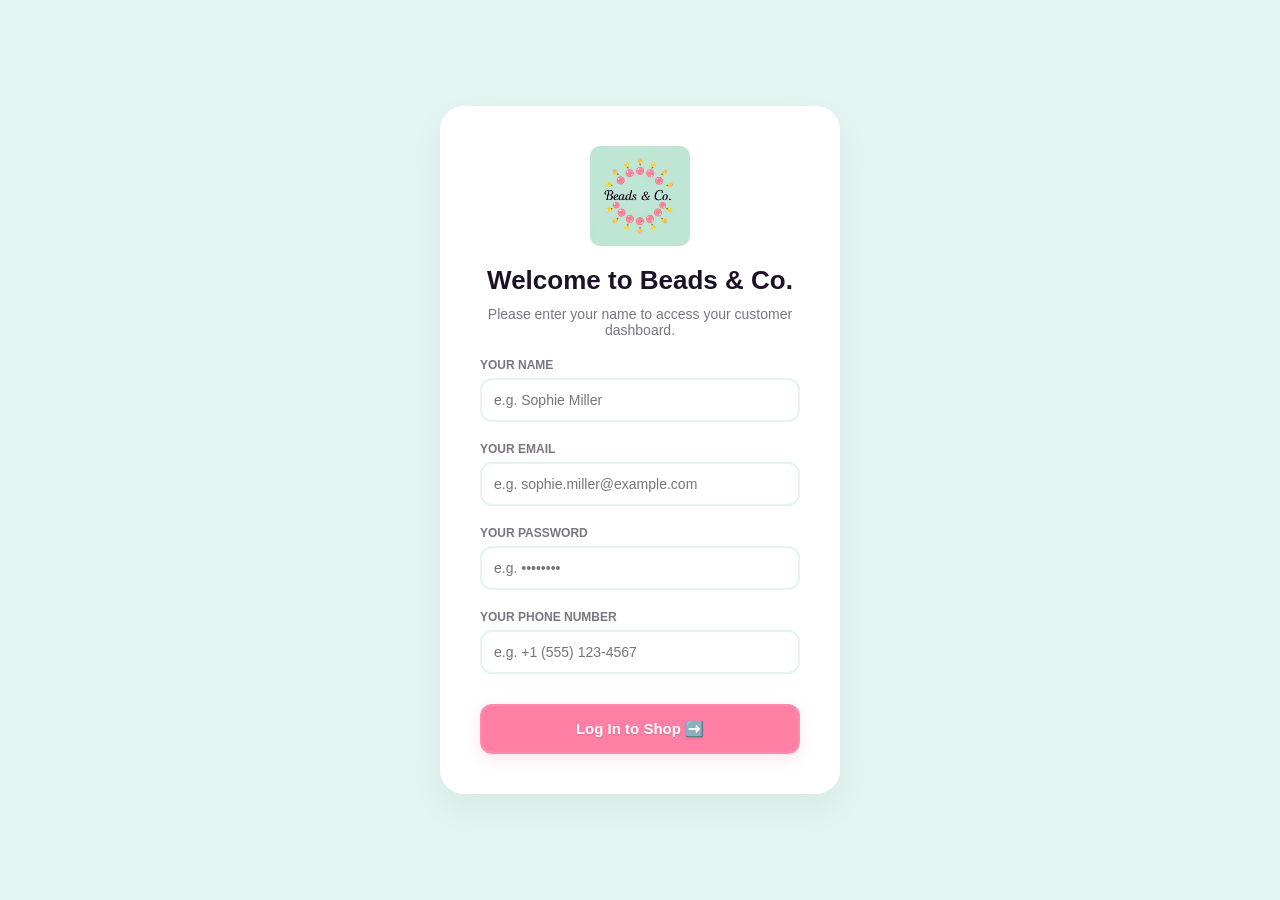
<file: login.html>
<!DOCTYPE html>
<html lang="en">
<head>
    <meta charset="UTF-8">
    <meta name="viewport" content="width=device-width, initial-scale=1.0">
    <title>Beads & Co. | Log In</title>
    <link rel="stylesheet" href="style.css">
    <style>
        .login-page-wrapper {
            display: flex;
            justify-content: center;
            align-items: center;
            width: 100vw;
            height: 100vh;
            background-color: var(--bg-mint);
        }
        .login-card {
            background-color: #FFFFFF;
            width: 400px;
            padding: 40px;
            border-radius: 24px;
            box-shadow: 0 15px 35px rgba(0, 0, 0, 0.05);
            text-align: center;
            display: flex;
            flex-direction: column;
            gap: 20px;
        }
        .login-logo {
            font-size: 40px;
            margin-bottom: -10px;
        }
    </style>
</head>
<body>

    <div class="login-page-wrapper">
        
        <!-- White Premium Login Container Card -->
        <div class="login-card">
            <div class="login-logo"><img src="logo.png" alt="" width="100" style="border-radius: 10px;"></div>
            <h2 style="font-weight: 800; font-size: 26px;">Welcome to Beads & Co.</h2>
            <p style="color: var(--gray-text); font-size: 14px; margin-top: -10px;">Please enter your name to access your customer dashboard.</p>
            
            <div class="input-group" style="text-align: left;">
                <label>Your Name</label>
                <input type="text" id="login-username" placeholder="e.g. Sophie Miller" style="width: 100%;">
            </div>
             <div class="input-group" style="text-align: left;">
                <label>Your Email</label>
                <input type="email" id="login-email" placeholder="e.g. sophie.miller@example.com" style="width: 100%;">
            </div>
             <div class="input-group" style="text-align: left;">
                <label>Your Password</label>
                <input type="password" id="login-password" placeholder="e.g. ••••••••" style="width: 100%;">
            </div>
             <div class="input-group" style="text-align: left;">
                <label>Your Phone Number</label>
                <input type="tel" id="login-phone" placeholder="e.g. +1 (555) 123-4567" style="width: 100%;">
            </div>

            <button class="open-btn" onclick="executeInterfaceLogin()" style="font-size: 15px; padding: 14px; margin-top: 10px; box-shadow: 0 5px 15px rgba(255,127,165,0.2);">
                Log In to Shop ➡️
            </button>
            

        </div>

    </div>

    <script src="script.js"></script>
    <script>
        // Inline runner to handle direct redirections instantly
        function executeInterfaceLogin() {
            let inputField = document.getElementById("login-username");
            let nameValue = inputField ? inputField.value.trim() : "";
            
            if (!nameValue) {
                alert("Please enter your name to log in!");
                return;
            }
            
            // Save user profile token to computer memory disk
            localStorage.setItem("beads_active_user", nameValue);
            alert(`👋 Welcome, ${nameValue}! Redirecting to your dashboard...`);
            
            // Jump instantly over onto your homepage dashboard view file!
            window.location.href = "index.html";
        }
    </script>
</body>
</html>
</file>
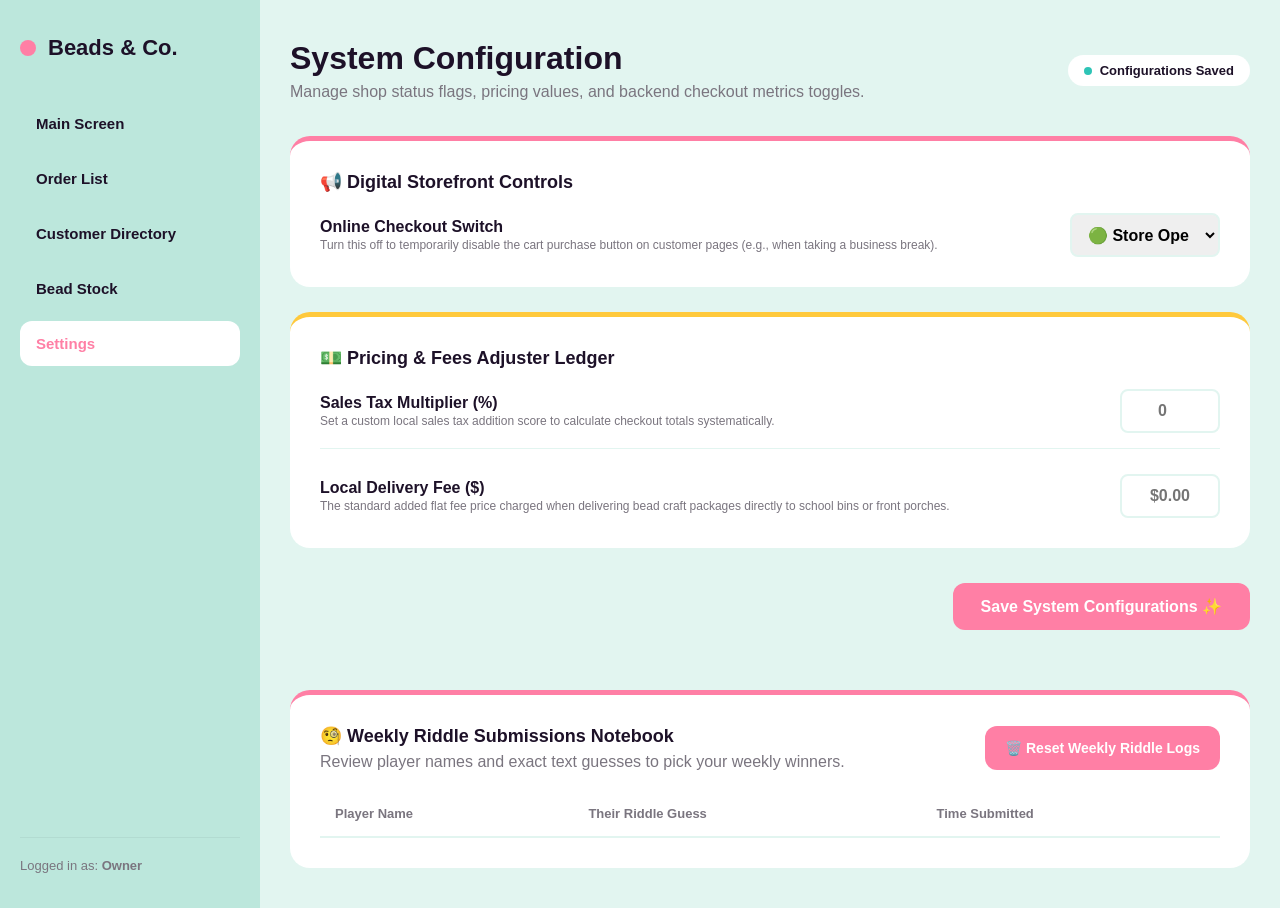
<file: settings.html>
<!DOCTYPE html>
<html lang="en">
<head>
    <meta charset="UTF-8">
    <meta name="viewport" content="width=device-width, initial-scale=1.0">
    <title>Beads & Co. | Settings</title>
    <!-- Links to your master style file for matching theme colors -->
    <link rel="stylesheet" href="style.css">
    <style>
        /* Extra structural styling just for your clean Settings form rows */
        .settings-card-grid { display: flex; flex-direction: column; gap: 25px; }
        .setting-row-item { display: flex; justify-content: space-between; align-items: center; padding-bottom: 15px; border-bottom: 1px solid var(--bg-mint); }
        .setting-row-item:last-child { border-bottom: none; padding-bottom: 0; }
        .setting-label-text h4 { font-weight: 800; font-size: 16px; margin-bottom: 2px; }
        .setting-label-text p { font-size: 12px; color: var(--gray-text); }
        .save-settings-btn { background-color: var(--logo-pink); color: white; border: none; padding: 14px 28px; font-weight: 700; border-radius: 12px; cursor: pointer; float: right; margin-top: 10px; transition: 0.2s; }
        .save-settings-btn:hover { background-color: var(--text-plum); }
    </style>
</head>
<body>

    <div class="whole-page">
        
        <!-- Left Side Navigation Menu -->
        <aside class="sidebar">
            <div class="logo-box">
                <span class="logo-bead"></span>
                <h2>Beads & Co.</h2>
            </div>
            
            <nav class="menu-buttons">
                <a href="admin.html" class="menu-item">Main Screen</a>
                <a href="customer.html" class="menu-item">Order List</a>
                <a href="index.html" class="menu-item">Customer Directory</a>
                <a href="stock.html" class="menu-item">Bead Stock</a>
                <!-- This link is active right now because we are configuring system values -->
                <a href="settings.html" class="menu-item active">Settings</a>
            </nav>
            
            <div class="user-box">
                <p>Logged in as: <strong>Owner</strong></p>
            </div>
        </aside>

        <!-- Right Side Workspace Area -->
        <main class="main-content">
            
            <header class="top-bar">
                <div>
                    <h1>System Configuration</h1>
                    <p class="small-text">Manage shop status flags, pricing values, and backend checkout metrics toggles.</p>
                </div>
                <div class="status-box">
                    <span class="green-dot"></span> Configurations Saved
                </div>
            </header>

            <!-- Main Interactive Controls Workspace Panels -->
            <div class="settings-card-grid">
                
                <!-- Card Container Block 1: Shop Status Controls -->
                <section class="table-box pink-line" style="border-top: 5px solid var(--logo-pink);">
                    <h3 style="font-size: 18px; font-weight: 800; margin-bottom: 20px;">📢 Digital Storefront Controls</h3>
                    <div class="settings-card-grid">
                        
                        <!-- Toggle Row 1 -->
                        <div class="setting-row-item">
                            <div class="setting-label-text">
                                <h4>Online Checkout Switch</h4>
                                <p>Turn this off to temporarily disable the cart purchase button on customer pages (e.g., when taking a business break).</p>
                            </div>
                            <select id="setting-store-status" style="padding: 8px 12px; border: 2px solid var(--bg-mint); border-radius: 8px; font-weight: bold; width: 150px;">
                                <option value="Open">🟢 Store Open</option>
                                <option value="Closed">🔴 Store Closed</option>
                            </select>
                        </div>

                    </div>
                </section>

                <!-- Card Container Block 2: Financial and Fee Parameters -->
                <section class="table-box yellow-line" style="border-top: 5px solid var(--logo-yellow);">
                    <h3 style="font-size: 18px; font-weight: 800; margin-bottom: 20px;">💵 Pricing & Fees Adjuster Ledger</h3>
                    <div class="settings-card-grid">
                        
                        <!-- Input Row 1 -->
                        <div class="setting-row-item">
                            <div class="setting-label-text">
                                <h4>Sales Tax Multiplier (%)</h4>
                                <p>Set a custom local sales tax addition score to calculate checkout totals systematically.</p>
                            </div>
                            <input type="number" id="setting-tax-rate" placeholder="0" min="0" max="25" style="padding: 8px; border: 2px solid var(--bg-mint); border-radius: 8px; width: 100px; text-align: center; font-weight: bold;">
                        </div>

                        <!-- Input Row 2 -->
                        <div class="setting-row-item">
                            <div class="setting-label-text">
                                <h4>Local Delivery Fee ($)</h4>
                                <p>The standard added flat fee price charged when delivering bead craft packages directly to school bins or front porches.</p>
                            </div>
                            <input type="text" id="setting-delivery-fee" placeholder="$0.00" style="padding: 8px; border: 2px solid var(--bg-mint); border-radius: 8px; width: 100px; text-align: center; font-weight: bold;">
                        </div>

                    </div>
                </section>

                <!-- Ultimate Master Submission Trigger -->
                <div>
                    <button class="save-settings-btn" onclick="triggerSettingsSave()">Save System Configurations ✨</button>
                </div>

            </div>
                                    <!-- 🧐 UPDATED PRIVATE RIDDLE ARENA SUBMISSIONS NOTEBOOK WITH RESET BUTTON -->
            <section class="table-box pink-line" style="border-top: 5px solid var(--logo-pink); margin-top: 25px;">
                <div style="display: flex; justify-content: space-between; align-items: center; margin-bottom: 20px;">
                    <div>
                        <h3 style="font-size: 18px; font-weight: 800; margin-bottom: 4px;">🧐 Weekly Riddle Submissions Notebook</h3>
                        <p class="small-text">Review player names and exact text guesses to pick your weekly winners.</p>
                    </div>
                    <!-- 🗑️ NEW RESET BUTTON FOR THE WEEKLY REFRESH -->
                    <button class="refresh-button" onclick="clearWeeklyRiddleDatabaseLogs()" style="background-color: var(--logo-pink); font-weight: bold; padding: 10px 20px;">
                        🗑️ Reset Weekly Riddle Logs
                    </button>
                </div>
                
                <div class="table-scroll">
                    <table id="admin-riddle-table">
                        <thead>
                            <tr>
                                <th>Player Name</th>
                                <th>Their Riddle Guess</th>
                                <th>Time Submitted</th>
                            </tr>
                        </thead>
                        <tbody>
                            <!-- JavaScript automatically prints your players here! -->
                        </tbody>
                    </table>
                </div>
            </section>

        </main>

    </div>

    <script src="script.js"></script>
</body>
</html>
</file>
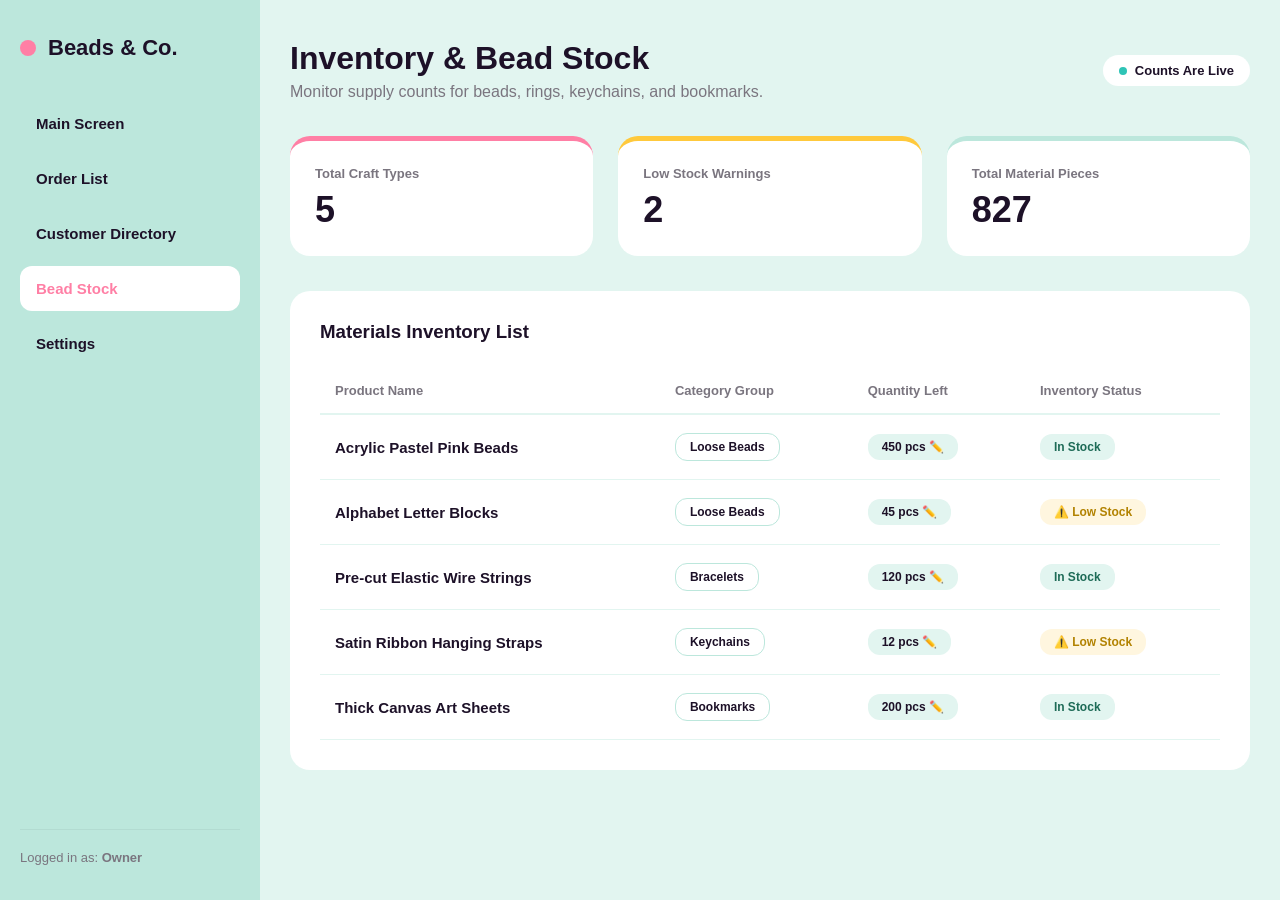
<file: stock.html>
<!DOCTYPE html>
<html lang="en">
<head>
    <meta charset="UTF-8">
    <meta name="viewport" content="width=device-width, initial-scale=1.0">
    <title>Beads & Co. | Bead Stock</title>
    <link rel="stylesheet" href="style.css">
</head>
<body>

    <div class="whole-page">
        
        <!-- Left Side Navigation Sidebar -->
        <aside class="sidebar">
            <div class="logo-box"><span class="logo-bead"></span><h2>Beads & Co.</h2></div>
            <nav class="menu-buttons">
                <a href="admin.html" class="menu-item">Main Screen</a>
                <a href="customer.html" class="menu-item">Order List</a>
                <a href="index.html" class="menu-item">Customer Directory</a>
                <a href="stock.html" class="menu-item active">Bead Stock</a>
                <a href="settings.html" class="menu-item">Settings</a>
            </nav>
            <div class="user-box"><p>Logged in as: <strong>Owner</strong></p></div>
        </aside>

        <!-- Right Side Workspace Area -->
        <main class="main-content">
            <header class="top-bar">
                <div>
                    <h1>Inventory & Bead Stock</h1>
                    <p class="small-text">Monitor supply counts for beads, rings, keychains, and bookmarks.</p>
                </div>
                <div class="status-box"><span class="green-dot"></span> Counts Are Live</div>
            </header>

            <!-- 3 Colorful Summary Stock Boxes -->
            <section class="boxes-grid">
                <div class="number-box pink-line"><span class="box-label">Total Craft Types</span><span class="box-number" id="total-items-count">0</span></div>
                <div class="number-box yellow-line"><span class="box-label">Low Stock Warnings</span><span class="box-number" id="low-stock-count">0</span></div>
                <div class="number-box mint-line"><span class="box-label">Total Material Pieces</span><span class="box-number" id="total-pieces-count">0</span></div>
            </section>

            <!-- Main Stock Table Container Box -->
            <section class="table-box">
                <div class="table-header"><h3>Materials Inventory List</h3></div>
                <div class="table-scroll">
                    <table id="stock-table">
                        <thead>
                            <tr>
                                <th>Product Name</th>
                                <th>Category Group</th>
                                <th>Quantity Left</th>
                                <th>Inventory Status</th>
                            </tr>
                        </thead>
                        <tbody>
                            <!-- JavaScript automatically paints your materials here! -->
                        </tbody>
                    </table>
                </div>
            </section>
        </main>

    </div>

    <script src="script.js"></script>
</body>
</html>
</file>
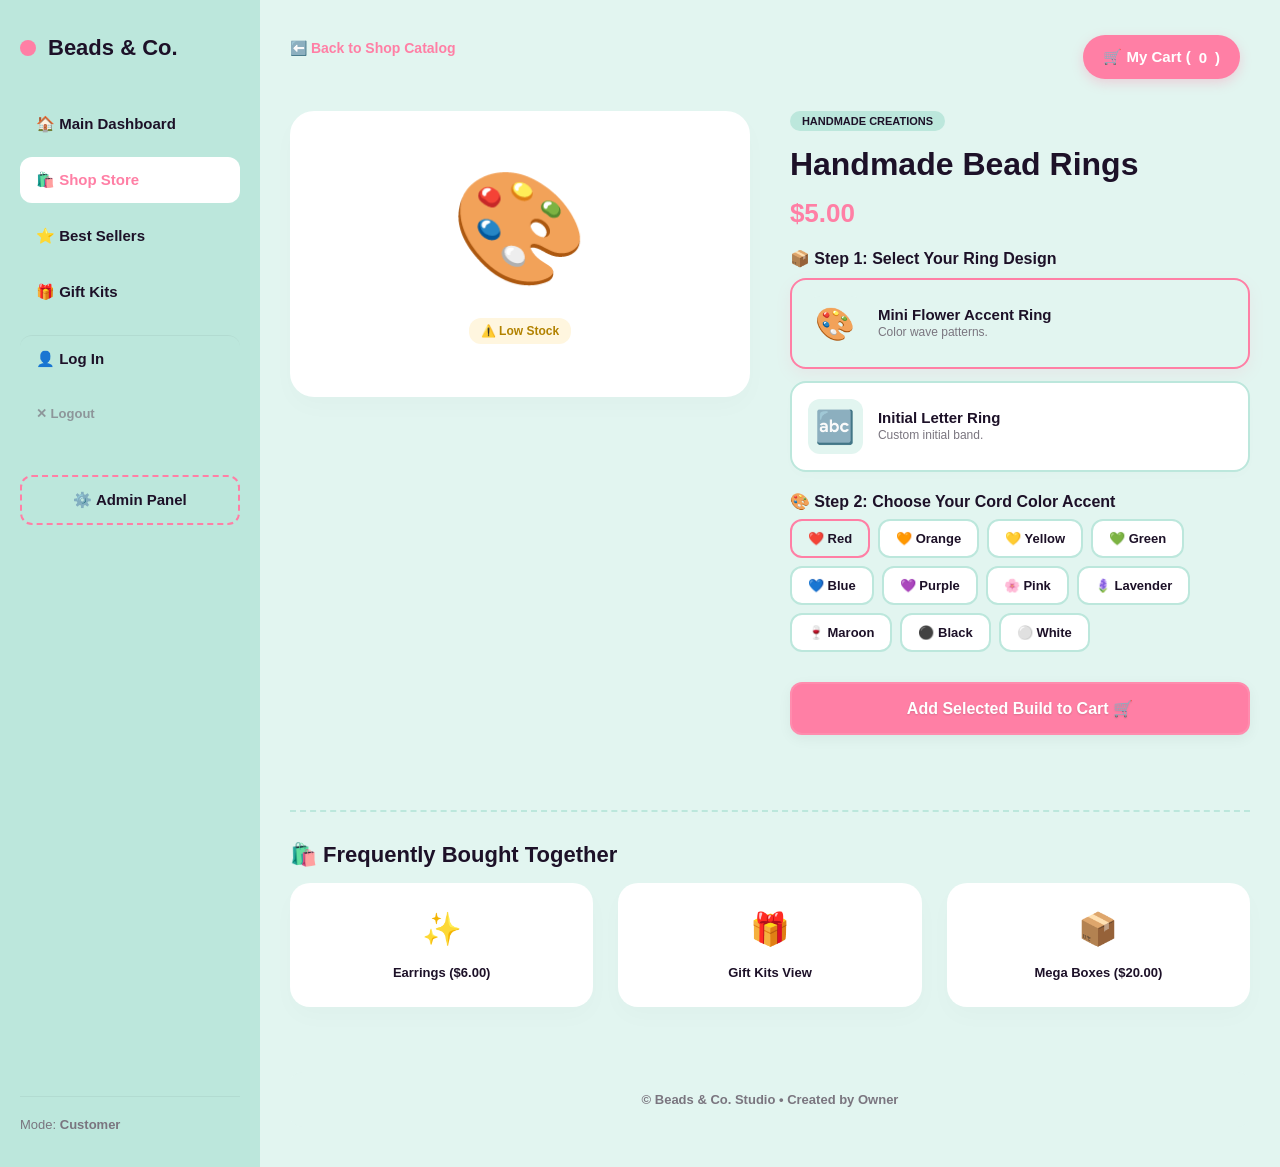
<file: Amazon Pages/beadrings.html>
<!DOCTYPE html>
<html lang="en">
<head>
    <meta charset="UTF-8"><meta name="viewport" content="width=device-width, initial-scale=1.0">
    <title>Beads & Co. | Bead Ring Shop</title><link rel="stylesheet" href="../style.css">
    <style>
        .amazon-layout-split { display: flex; gap: 40px; margin-top: 20px; align-items: flex-start; }
        .showcase-visual-box { flex: 1; background: #FFF; border-radius: 24px; padding: 50px; text-align: center; box-shadow: 0 10px 25px rgba(0,0,0,0.02); border: 3px solid #FFF; }
        .showcase-visual-box h1 { font-size: 110px; margin-bottom: 15px; }
        .panel-options-box { flex: 1.3; display: flex; flex-direction: column; gap: 20px; }
        .stock-badge-indicator { display: inline-block; padding: 6px 12px; border-radius: 12px; font-size: 12px; font-weight: bold; width: max-content; margin-top: 10px; }
        .stock-badge-indicator.red { background: #FFEBEF; color: #D93856; }
        .stock-badge-indicator.yellow { background: #FFF6DF; color: #B28200; }
        .sub-items-selector-grid { display: flex; flex-direction: column; gap: 12px; margin-top: 10px; }
        .sub-item-card-option { background: #FFF; padding: 16px; border-radius: 16px; border: 2px solid var(--logo-mint); cursor: pointer; display: flex; align-items: center; gap: 15px; box-shadow: 0 4px 12px rgba(0,0,0,0.01); transition: all 0.2s; width: 100%; text-align: left; }
        .sub-item-card-option.active-item { border-color: var(--logo-pink) !important; background-color: var(--bg-mint) !important; box-shadow: 0 6px 15px rgba(255,127,165,0.1); }
        .product-mini-thumbnail { font-size: 32px; background: var(--bg-mint); padding: 8px; border-radius: 12px; width: 55px; height: 55px; display: flex; align-items: center; justify-content: center; }
        .product-text-details { flex: 1; }
        .product-text-details h5 { font-weight: 800; font-size: 15px; color: var(--text-plum); margin-bottom: 2px; }
        .product-text-details p { font-size: 12px; color: var(--gray-text); line-height: 1.3; }
        .rainbow-badges-matrix { display: flex; flex-wrap: wrap; gap: 8px; margin-top: 8px; }
        .color-matrix-node { padding: 10px 16px; background: #FFF; border: 2px solid var(--logo-mint); border-radius: 12px; font-weight: bold; font-size: 13px; cursor: pointer; transition: all 0.2s; }
        .color-matrix-node.selected-node { border-color: var(--logo-pink) !important; background-color: var(--bg-mint) !important; color: var(--text-plum); }
    </style>
</head>
<body class="scrollable-body">
    <div class="shop-split-page">
        <button class="cart-trigger-btn" onclick="toggleCartDropdown()" style="position: absolute; top: 35px; right: 40px;">🛒 My Cart (<span id="cart-counter-icon">0</span>)</button>
        <aside class="sidebar">
            <div class="logo-box"><span class="logo-bead"></span><h2>Beads & Co.</h2></div>
            <nav class="menu-buttons">
                <a href="../index.html" class="menu-item">🏠 Main Dashboard</a><a href="../customer.html" class="menu-item active">🛍️ Shop Store</a><a href="../bestsellers.html" class="menu-item">⭐ Best Sellers</a><a href="#" class="menu-item">🎁 Gift Kits</a>
                <a href="../login.html" class="menu-item" style="border-top:1px solid rgba(0,0,0,0.05); margin-top:10px;">👤 Log In</a><a href="#" class="menu-item" onclick="triggerCustomerLogout(event)" style="font-size:13px; color:var(--gray-text); opacity:0.7;">✕ Logout</a>
                <a href="../admin.html" class="menu-item admin-dashed-btn">⚙️ Admin Panel</a>
            </nav>
            <div id="user-status-display" class="user-box"><p>Mode: <strong>Customer</strong></p></div>
        </aside>
        <div class="shop-scroll-view">
            <a href="../customer.html" style="text-decoration:none; color:var(--logo-pink); font-weight:bold; font-size:14px;">⬅️ Back to Shop Catalog</a>
            <div class="amazon-layout-split">
                <div class="showcase-visual-box"><h1 id="big-item-emoji">💍</h1><div id="wrapper-stock-badge"></div></div>
                <div class="panel-options-box">
                    <span style="background:var(--logo-mint); font-size:11px; font-weight:bold; padding:4px 12px; border-radius:20px; align-self:flex-start; text-transform:uppercase;">Handmade Creations</span>
                    <h1 style="font-size:32px; font-weight:800; margin-top:-5px;">Handmade Bead Rings</h1><h2 style="color:var(--logo-pink); font-size:26px; font-weight:800; margin-top:-5px;">$5.00</h2>
                    <div><h4 style="font-weight:800;">📦 Step 1: Select Your Ring Design</h4><div class="sub-items-selector-grid" id="container-sub-products"></div></div>
                    <div>
                        <h4 style="font-weight:800;">🎨 Step 2: Choose Your Cord Color Accent</h4>
                        <div class="rainbow-badges-matrix">
                            <span class="color-matrix-node selected-node" onclick="selectRainbowBeadColor(this, 'Ruby Red')">❤️ Red</span><span class="color-matrix-node" onclick="selectRainbowBeadColor(this, 'Mandarin Orange')">🧡 Orange</span><span class="color-matrix-node" onclick="selectRainbowBeadColor(this, 'Sunshine Yellow')">💛 Yellow</span><span class="color-matrix-node" onclick="selectRainbowBeadColor(this, 'Emerald Green')">💚 Green</span><span class="color-matrix-node" onclick="selectRainbowBeadColor(this, 'Ocean Blue')">💙 Blue</span><span class="color-matrix-node" onclick="selectRainbowBeadColor(this, 'Midnight Purple')">💜 Purple</span><span class="color-matrix-node" onclick="selectRainbowBeadColor(this, 'Bubblegum Pink')">🌸 Pink</span><span class="color-matrix-node" onclick="selectRainbowBeadColor(this, 'Lavender Mist')">🪻 Lavender</span><span class="color-matrix-node" onclick="selectRainbowBeadColor(this, 'Crimson Maroon')">🍷 Maroon</span><span class="color-matrix-node" onclick="selectRainbowBeadColor(this, 'Obsidian Black')">⚫ Black</span><span class="color-matrix-node" onclick="selectRainbowBeadColor(this, 'Crystal White')">⚪ White</span>
                        </div>
                    </div>
                    <button class="open-btn" onclick="addCustomAmazonItemToCart()" style="font-size:16px; padding:15px; margin-top:10px;">Add Selected Build to Cart 🛒</button>
                </div>
            </div>
            <div style="margin-top:40px; border-top:2px dashed var(--logo-mint); padding-top:30px;">
                <h3 class="section-headline">🛍️ Frequently Bought Together</h3>
                <div class="category-grid" style="grid-template-columns: repeat(3, 1fr);">
                    <div class="category-card" onclick="window.location.href='earrings.html'"><div style="font-size:32px;text-align:center;">✨</div><h4 style="text-align:center;font-size:13px;font-weight:bold;margin-top:5px;">Earrings ($6.00)</h4></div>
                    <div class="category-card" onclick="window.location.href='../giftkits.html'"><div style="font-size:32px;text-align:center;">🎁</div><h4 style="text-align:center;font-size:13px;font-weight:bold;margin-top:5px;">Gift Kits View</h4></div>
                    <div class="category-card" onclick="window.location.href='megaboxes.html'"><div style="font-size:32px;text-align:center;">📦</div><h4 style="text-align:center;font-size:13px;font-weight:bold;margin-top:5px;">Mega Boxes ($20.00)</h4></div>
                </div>
            </div>
            <footer class="simple-ground-footer"><p>© Beads & Co. Studio • Created by Owner</p></footer>
        </div>
        <div class="cart-dropdown-panel" id="cart-dropdown-panel" style="position: absolute; top: 90px; right: 40px;">
            <h4 class="cart-dropdown-header">🛒 Selected Items</h4><div class="cart-items-list" id="cart-list-container"></div>
            <div class="payment-box"><label>Choose Payment Option</label><select id="checkout-payment-type"><option value="Cash on Delivery">💵 Cash When Delivered ($0 fee)</option><option value="Parent Allowance Account">💳 Parent Allowance Points Card</option><option value="Local Store Pickup Pay">🏠 Pay At Local Bead Studio Bench</option></select></div>
            <div class="cart-dropdown-total-bar"><span>Total Due:</span><span id="cart-total-price">$0.00</span></div><button class="checkout-btn" onclick="checkoutShoppingCart()">Complete Purchase 🛍️</button>
        </div>
    </div>
    <script src="../script.js"></script>
</body>
</html>
</file>
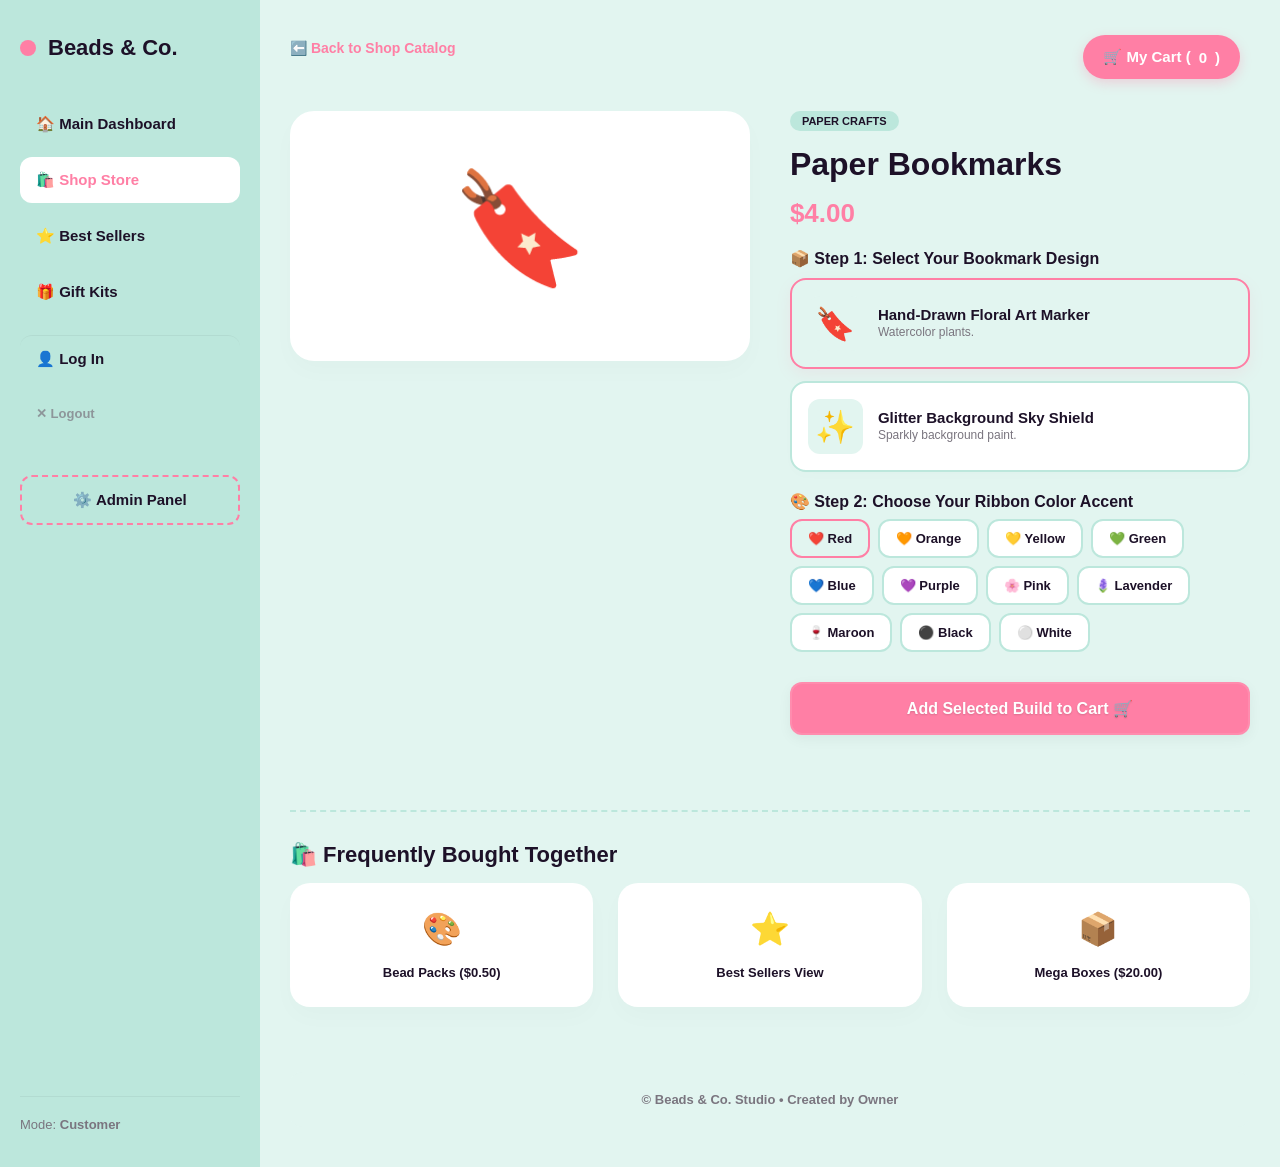
<file: Amazon Pages/bookmarks.html>
<!DOCTYPE html>
<html lang="en">
<head>
    <meta charset="UTF-8"><meta name="viewport" content="width=device-width, initial-scale=1.0">
    <title>Beads & Co. | Paper Bookmarks Shop</title><link rel="stylesheet" href="../style.css">
    <style>
        .amazon-layout-split { display: flex; gap: 40px; margin-top: 20px; align-items: flex-start; }
        .showcase-visual-box { flex: 1; background: #FFF; border-radius: 24px; padding: 50px; text-align: center; box-shadow: 0 10px 25px rgba(0,0,0,0.02); border: 3px solid #FFF; }
        .showcase-visual-box h1 { font-size: 110px; margin-bottom: 15px; }
        .panel-options-box { flex: 1.3; display: flex; flex-direction: column; gap: 20px; }
        .stock-badge-indicator { display: inline-block; padding: 6px 12px; border-radius: 12px; font-size: 12px; font-weight: bold; width: max-content; margin-top: 10px; }
        .stock-badge-indicator.red { background: #FFEBEF; color: #D93856; }
        .stock-badge-indicator.yellow { background: #FFF6DF; color: #B28200; }
        .sub-items-selector-grid { display: flex; flex-direction: column; gap: 12px; margin-top: 10px; }
        .sub-item-card-option { background: #FFF; padding: 16px; border-radius: 16px; border: 2px solid var(--logo-mint); cursor: pointer; display: flex; align-items: center; gap: 15px; box-shadow: 0 4px 12px rgba(0,0,0,0.01); transition: all 0.2s; width: 100%; text-align: left; }
        .sub-item-card-option.active-item { border-color: var(--logo-pink) !important; background-color: var(--bg-mint) !important; box-shadow: 0 6px 15px rgba(255,127,165,0.1); }
        .product-mini-thumbnail { font-size: 32px; background: var(--bg-mint); padding: 8px; border-radius: 12px; width: 55px; height: 55px; display: flex; align-items: center; justify-content: center; }
        .product-text-details { flex: 1; }
        .product-text-details h5 { font-weight: 800; font-size: 15px; color: var(--text-plum); margin-bottom: 2px; }
        .product-text-details p { font-size: 12px; color: var(--gray-text); line-height: 1.3; }
        .rainbow-badges-matrix { display: flex; flex-wrap: wrap; gap: 8px; margin-top: 8px; }
        .color-matrix-node { padding: 10px 16px; background: #FFF; border: 2px solid var(--logo-mint); border-radius: 12px; font-weight: bold; font-size: 13px; cursor: pointer; transition: all 0.2s; }
        .color-matrix-node.selected-node { border-color: var(--logo-pink) !important; background-color: var(--bg-mint) !important; color: var(--text-plum); }
    </style>
</head>
<body class="scrollable-body">
    <div class="shop-split-page">
        <button class="cart-trigger-btn" onclick="toggleCartDropdown()" style="position: absolute; top: 35px; right: 40px;">🛒 My Cart (<span id="cart-counter-icon">0</span>)</button>
        <aside class="sidebar">
            <div class="logo-box"><span class="logo-bead"></span><h2>Beads & Co.</h2></div>
            <nav class="menu-buttons">
                <a href="../index.html" class="menu-item">🏠 Main Dashboard</a><a href="../customer.html" class="menu-item active">🛍️ Shop Store</a><a href="../bestsellers.html" class="menu-item">⭐ Best Sellers</a><a href="#" class="menu-item">🎁 Gift Kits</a>
                <a href="../login.html" class="menu-item" style="border-top:1px solid rgba(0,0,0,0.05); margin-top:10px;">👤 Log In</a><a href="#" class="menu-item" onclick="triggerCustomerLogout(event)" style="font-size:13px; color:var(--gray-text); opacity:0.7;">✕ Logout</a>
                <a href="../admin.html" class="menu-item admin-dashed-btn">⚙️ Admin Panel</a>
            </nav>
            <div id="user-status-display" class="user-box"><p>Mode: <strong>Customer</strong></p></div>
        </aside>
        <div class="shop-scroll-view">
            <a href="../customer.html" style="text-decoration:none; color:var(--logo-pink); font-weight:bold; font-size:14px;">⬅️ Back to Shop Catalog</a>
            <div class="amazon-layout-split">
                <div class="showcase-visual-box"><h1 id="big-item-emoji">📿</h1><div id="wrapper-stock-badge"></div></div>
                <div class="panel-options-box">
                    <span style="background:var(--logo-mint); font-size:11px; font-weight:bold; padding:4px 12px; border-radius:20px; align-self:flex-start; text-transform:uppercase;">Paper Crafts</span>
                    <h1 style="font-size:32px; font-weight:800; margin-top:-5px;">Paper Bookmarks</h1><h2 style="color:var(--logo-pink); font-size:26px; font-weight:800; margin-top:-5px;">$4.00</h2>
                    <div><h4 style="font-weight:800;">📦 Step 1: Select Your Bookmark Design</h4><div class="sub-items-selector-grid" id="container-sub-products"></div></div>
                    <div>
                        <h4 style="font-weight:800;">🎨 Step 2: Choose Your Ribbon Color Accent</h4>
                        <div class="rainbow-badges-matrix">
                            <span class="color-matrix-node selected-node" onclick="selectRainbowBeadColor(this, 'Ruby Red')">❤️ Red</span><span class="color-matrix-node" onclick="selectRainbowBeadColor(this, 'Mandarin Orange')">🧡 Orange</span><span class="color-matrix-node" onclick="selectRainbowBeadColor(this, 'Sunshine Yellow')">💛 Yellow</span><span class="color-matrix-node" onclick="selectRainbowBeadColor(this, 'Emerald Green')">💚 Green</span><span class="color-matrix-node" onclick="selectRainbowBeadColor(this, 'Ocean Blue')">💙 Blue</span><span class="color-matrix-node" onclick="selectRainbowBeadColor(this, 'Midnight Purple')">💜 Purple</span><span class="color-matrix-node" onclick="selectRainbowBeadColor(this, 'Bubblegum Pink')">🌸 Pink</span><span class="color-matrix-node" onclick="selectRainbowBeadColor(this, 'Lavender Mist')">🪻 Lavender</span><span class="color-matrix-node" onclick="selectRainbowBeadColor(this, 'Crimson Maroon')">🍷 Maroon</span><span class="color-matrix-node" onclick="selectRainbowBeadColor(this, 'Obsidian Black')">⚫ Black</span><span class="color-matrix-node" onclick="selectRainbowBeadColor(this, 'Crystal White')">⚪ White</span>
                        </div>
                    </div>
                    <button class="open-btn" onclick="addCustomAmazonItemToCart()" style="font-size:16px; padding:15px; margin-top:10px;">Add Selected Build to Cart 🛒</button>
                </div>
            </div>
            <div style="margin-top:40px; border-top:2px dashed var(--logo-mint); padding-top:30px;">
                <h3 class="section-headline">🛍️ Frequently Bought Together</h3>
                <div class="category-grid" style="grid-template-columns: repeat(3, 1fr);">
                    <div class="category-card" onclick="window.location.href='../customer.html'"><div style="font-size:32px;text-align:center;">🎨</div><h4 style="text-align:center;font-size:13px;font-weight:bold;margin-top:5px;">Bead Packs ($0.50)</h4></div>
                    <div class="category-card" onclick="window.location.href='../bestsellers.html'"><div style="font-size:32px;text-align:center;">⭐</div><h4 style="text-align:center;font-size:13px;font-weight:bold;margin-top:5px;">Best Sellers View</h4></div>
                    <div class="category-card" onclick="window.location.href='../customer.html'"><div style="font-size:32px;text-align:center;">📦</div><h4 style="text-align:center;font-size:13px;font-weight:bold;margin-top:5px;">Mega Boxes ($20.00)</h4></div>
                </div>
            </div>
            <footer class="simple-ground-footer"><p>© Beads & Co. Studio • Created by Owner</p></footer>
        </div>
        <div class="cart-dropdown-panel" id="cart-dropdown-panel" style="position: absolute; top: 90px; right: 40px;">
            <h4 class="cart-dropdown-header">🛒 Selected Items</h4><div class="cart-items-list" id="cart-list-container"></div>
            <div class="payment-box"><label>Choose Payment Option</label><select id="checkout-payment-type"><option value="Cash on Delivery">💵 Cash When Delivered ($0 fee)</option><option value="Parent Allowance Account">💳 Parent Allowance Points Card</option><option value="Local Store Pickup Pay">🏠 Pay At Local Bead Studio Bench</option></select></div>
            <div class="cart-dropdown-total-bar"><span>Total Due:</span><span id="cart-total-price">$0.00</span></div><button class="checkout-btn" onclick="checkoutShoppingCart()">Complete Purchase 🛍️</button>
        </div>
    </div>
    <script src="../script.js"></script>
</body>
</html>
</file>
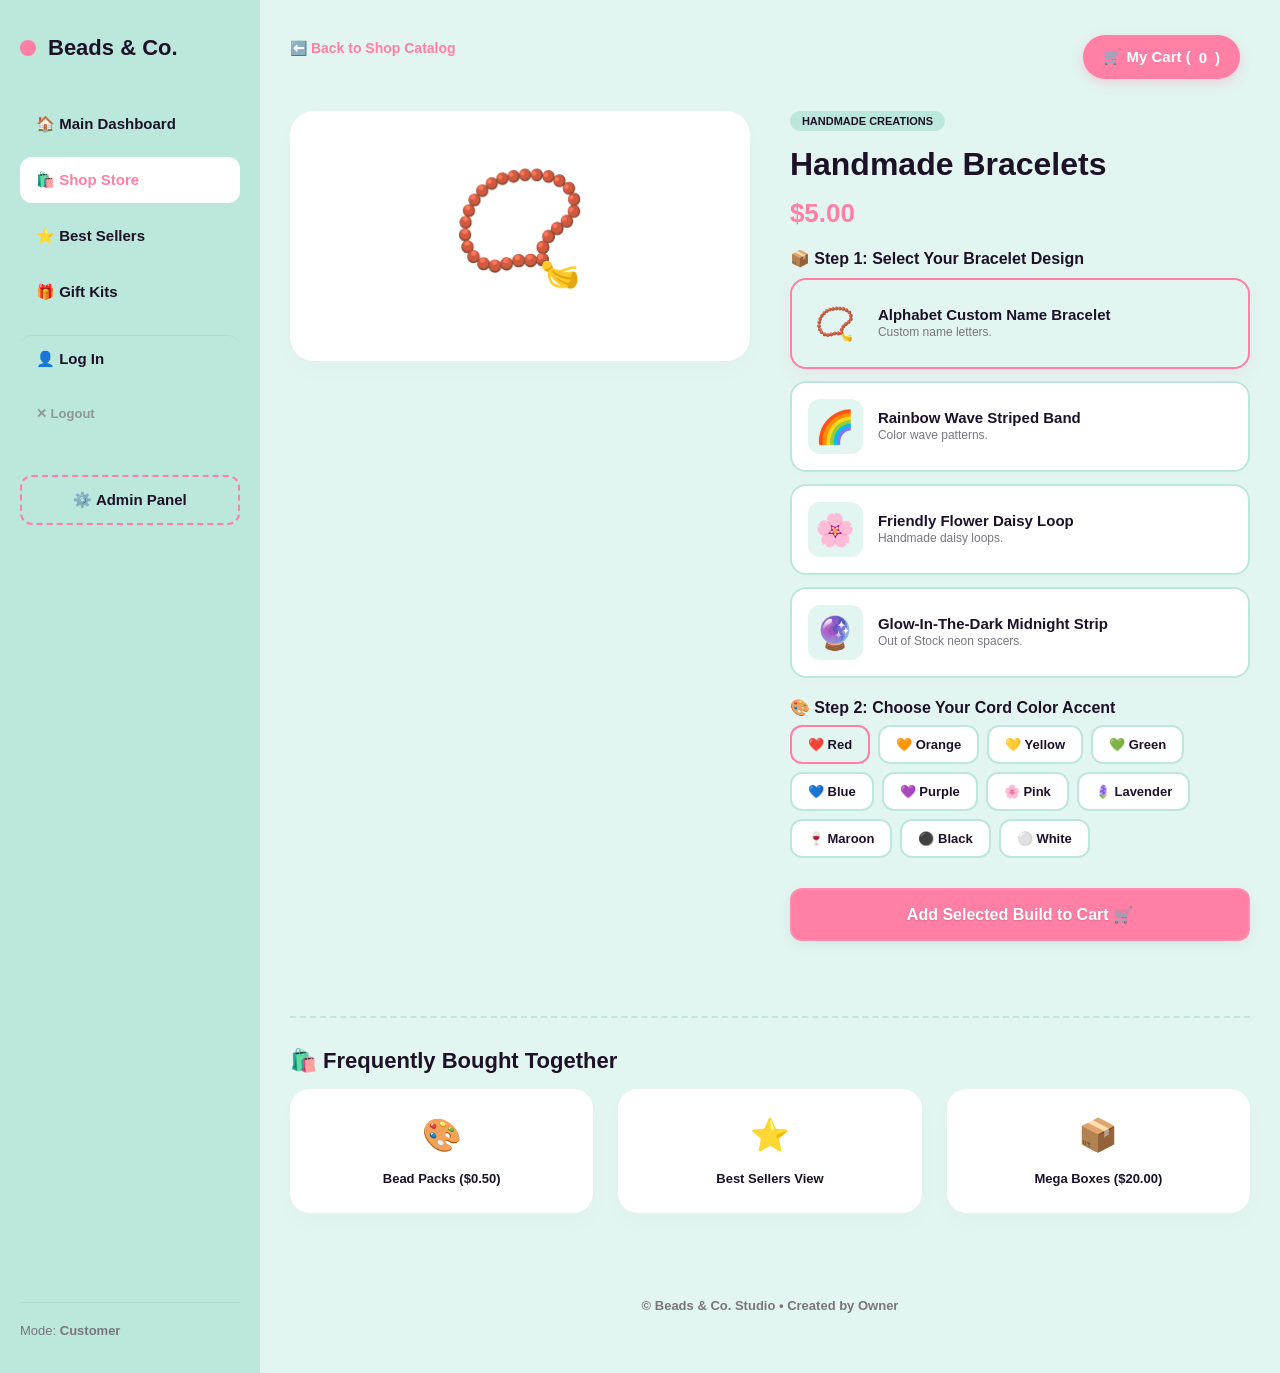
<file: Amazon Pages/bracelets.html>
<!DOCTYPE html>
<html lang="en">
<head>
    <meta charset="UTF-8"><meta name="viewport" content="width=device-width, initial-scale=1.0">
    <title>Beads & Co. | Bracelets Shop</title><link rel="stylesheet" href="../style.css">
    <style>
        .amazon-layout-split { display: flex; gap: 40px; margin-top: 20px; align-items: flex-start; }
        .showcase-visual-box { flex: 1; background: #FFF; border-radius: 24px; padding: 50px; text-align: center; box-shadow: 0 10px 25px rgba(0,0,0,0.02); border: 3px solid #FFF; }
        .showcase-visual-box h1 { font-size: 110px; margin-bottom: 15px; }
        .panel-options-box { flex: 1.3; display: flex; flex-direction: column; gap: 20px; }
        .stock-badge-indicator { display: inline-block; padding: 6px 12px; border-radius: 12px; font-size: 12px; font-weight: bold; width: max-content; margin-top: 10px; }
        .stock-badge-indicator.red { background: #FFEBEF; color: #D93856; }
        .stock-badge-indicator.yellow { background: #FFF6DF; color: #B28200; }
        .sub-items-selector-grid { display: flex; flex-direction: column; gap: 12px; margin-top: 10px; }
        .sub-item-card-option { background: #FFF; padding: 16px; border-radius: 16px; border: 2px solid var(--logo-mint); cursor: pointer; display: flex; align-items: center; gap: 15px; box-shadow: 0 4px 12px rgba(0,0,0,0.01); transition: all 0.2s; width: 100%; text-align: left; }
        .sub-item-card-option.active-item { border-color: var(--logo-pink) !important; background-color: var(--bg-mint) !important; box-shadow: 0 6px 15px rgba(255,127,165,0.1); }
        .product-mini-thumbnail { font-size: 32px; background: var(--bg-mint); padding: 8px; border-radius: 12px; width: 55px; height: 55px; display: flex; align-items: center; justify-content: center; }
        .product-text-details { flex: 1; }
        .product-text-details h5 { font-weight: 800; font-size: 15px; color: var(--text-plum); margin-bottom: 2px; }
        .product-text-details p { font-size: 12px; color: var(--gray-text); line-height: 1.3; }
        .rainbow-badges-matrix { display: flex; flex-wrap: wrap; gap: 8px; margin-top: 8px; }
        .color-matrix-node { padding: 10px 16px; background: #FFF; border: 2px solid var(--logo-mint); border-radius: 12px; font-weight: bold; font-size: 13px; cursor: pointer; transition: all 0.2s; }
        .color-matrix-node.selected-node { border-color: var(--logo-pink) !important; background-color: var(--bg-mint) !important; color: var(--text-plum); }
    </style>
</head>
<body class="scrollable-body">
    <div class="shop-split-page">
        <button class="cart-trigger-btn" onclick="toggleCartDropdown()" style="position: absolute; top: 35px; right: 40px;">🛒 My Cart (<span id="cart-counter-icon">0</span>)</button>
        <aside class="sidebar">
            <div class="logo-box"><span class="logo-bead"></span><h2>Beads & Co.</h2></div>
            <nav class="menu-buttons">
                <a href="../index.html" class="menu-item">🏠 Main Dashboard</a><a href="../customer.html" class="menu-item active">🛍️ Shop Store</a><a href="../bestsellers.html" class="menu-item">⭐ Best Sellers</a><a href="#" class="menu-item">🎁 Gift Kits</a>
                <a href="../login.html" class="menu-item" style="border-top:1px solid rgba(0,0,0,0.05); margin-top:10px;">👤 Log In</a><a href="#" class="menu-item" onclick="triggerCustomerLogout(event)" style="font-size:13px; color:var(--gray-text); opacity:0.7;">✕ Logout</a>
                <a href="../admin.html" class="menu-item admin-dashed-btn">⚙️ Admin Panel</a>
            </nav>
            <div id="user-status-display" class="user-box"><p>Mode: <strong>Customer</strong></p></div>
        </aside>
        <div class="shop-scroll-view">
            <a href="../customer.html" style="text-decoration:none; color:var(--logo-pink); font-weight:bold; font-size:14px;">⬅️ Back to Shop Catalog</a>
            <div class="amazon-layout-split">
                <div class="showcase-visual-box"><h1 id="big-item-emoji">📿</h1><div id="wrapper-stock-badge"></div></div>
                <div class="panel-options-box">
                    <span style="background:var(--logo-mint); font-size:11px; font-weight:bold; padding:4px 12px; border-radius:20px; align-self:flex-start; text-transform:uppercase;">Handmade Creations</span>
                    <h1 style="font-size:32px; font-weight:800; margin-top:-5px;">Handmade Bracelets</h1><h2 style="color:var(--logo-pink); font-size:26px; font-weight:800; margin-top:-5px;">$5.00</h2>
                    <div><h4 style="font-weight:800;">📦 Step 1: Select Your Bracelet Design</h4><div class="sub-items-selector-grid" id="container-sub-products"></div></div>
                    <div>
                        <h4 style="font-weight:800;">🎨 Step 2: Choose Your Cord Color Accent</h4>
                        <div class="rainbow-badges-matrix">
                            <span class="color-matrix-node selected-node" onclick="selectRainbowBeadColor(this, 'Ruby Red')">❤️ Red</span><span class="color-matrix-node" onclick="selectRainbowBeadColor(this, 'Mandarin Orange')">🧡 Orange</span><span class="color-matrix-node" onclick="selectRainbowBeadColor(this, 'Sunshine Yellow')">💛 Yellow</span><span class="color-matrix-node" onclick="selectRainbowBeadColor(this, 'Emerald Green')">💚 Green</span><span class="color-matrix-node" onclick="selectRainbowBeadColor(this, 'Ocean Blue')">💙 Blue</span><span class="color-matrix-node" onclick="selectRainbowBeadColor(this, 'Midnight Purple')">💜 Purple</span><span class="color-matrix-node" onclick="selectRainbowBeadColor(this, 'Bubblegum Pink')">🌸 Pink</span><span class="color-matrix-node" onclick="selectRainbowBeadColor(this, 'Lavender Mist')">🪻 Lavender</span><span class="color-matrix-node" onclick="selectRainbowBeadColor(this, 'Crimson Maroon')">🍷 Maroon</span><span class="color-matrix-node" onclick="selectRainbowBeadColor(this, 'Obsidian Black')">⚫ Black</span><span class="color-matrix-node" onclick="selectRainbowBeadColor(this, 'Crystal White')">⚪ White</span>
                        </div>
                    </div>
                    <button class="open-btn" onclick="addCustomAmazonItemToCart()" style="font-size:16px; padding:15px; margin-top:10px;">Add Selected Build to Cart 🛒</button>
                </div>
            </div>
            <div style="margin-top:40px; border-top:2px dashed var(--logo-mint); padding-top:30px;">
                <h3 class="section-headline">🛍️ Frequently Bought Together</h3>
                <div class="category-grid" style="grid-template-columns: repeat(3, 1fr);">
                    <div class="category-card" onclick="window.location.href='../customer.html'"><div style="font-size:32px;text-align:center;">🎨</div><h4 style="text-align:center;font-size:13px;font-weight:bold;margin-top:5px;">Bead Packs ($0.50)</h4></div>
                    <div class="category-card" onclick="window.location.href='../bestsellers.html'"><div style="font-size:32px;text-align:center;">⭐</div><h4 style="text-align:center;font-size:13px;font-weight:bold;margin-top:5px;">Best Sellers View</h4></div>
                    <div class="category-card" onclick="window.location.href='../customer.html'"><div style="font-size:32px;text-align:center;">📦</div><h4 style="text-align:center;font-size:13px;font-weight:bold;margin-top:5px;">Mega Boxes ($20.00)</h4></div>
                </div>
            </div>
            <footer class="simple-ground-footer"><p>© Beads & Co. Studio • Created by Owner</p></footer>
        </div>
        <div class="cart-dropdown-panel" id="cart-dropdown-panel" style="position: absolute; top: 90px; right: 40px;">
            <h4 class="cart-dropdown-header">🛒 Selected Items</h4><div class="cart-items-list" id="cart-list-container"></div>
            <div class="payment-box"><label>Choose Payment Option</label><select id="checkout-payment-type"><option value="Cash on Delivery">💵 Cash When Delivered ($0 fee)</option><option value="Parent Allowance Account">💳 Parent Allowance Points Card</option><option value="Local Store Pickup Pay">🏠 Pay At Local Bead Studio Bench</option></select></div>
            <div class="cart-dropdown-total-bar"><span>Total Due:</span><span id="cart-total-price">$0.00</span></div><button class="checkout-btn" onclick="checkoutShoppingCart()">Complete Purchase 🛍️</button>
        </div>
    </div>
    <script src="../script.js"></script>
</body>
</html>
</file>
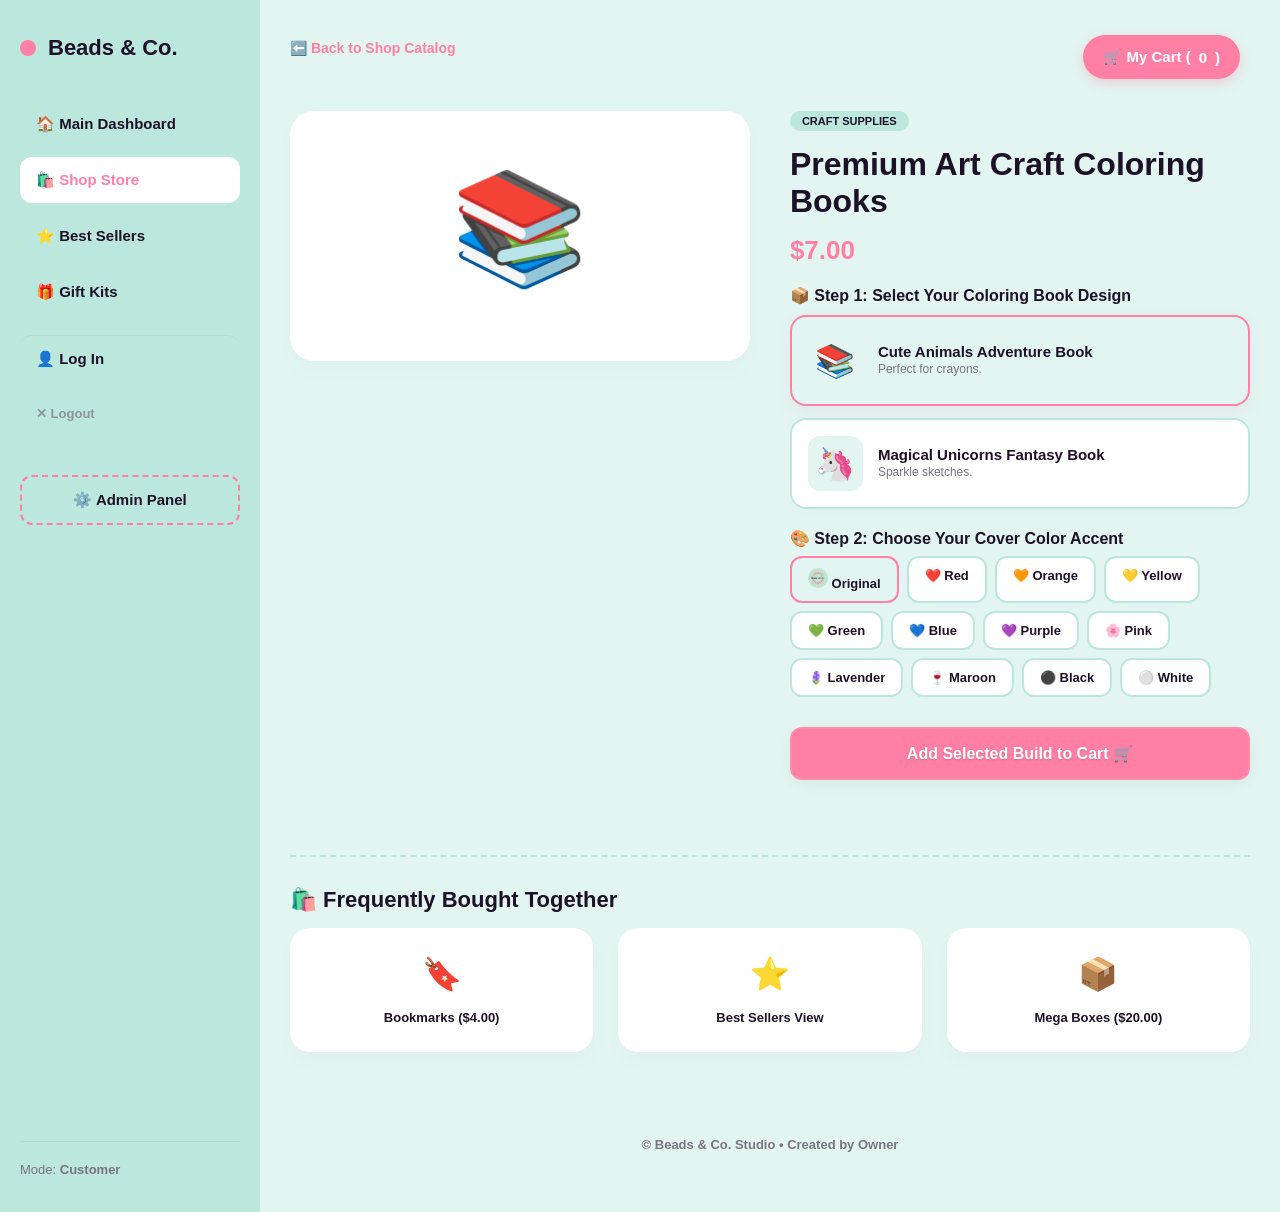
<file: Amazon Pages/coloringbooks.html>
<!DOCTYPE html>
<html lang="en">
<head>
    <meta charset="UTF-8"><meta name="viewport" content="width=device-width, initial-scale=1.0">
    <title>Beads & Co. | Coloring Books Shop</title><link rel="stylesheet" href="../style.css">
    <style>
        .amazon-layout-split { display: flex; gap: 40px; margin-top: 20px; align-items: flex-start; }
        .showcase-visual-box { flex: 1; background: #FFF; border-radius: 24px; padding: 50px; text-align: center; box-shadow: 0 10px 25px rgba(0,0,0,0.02); border: 3px solid #FFF; }
        .showcase-visual-box h1 { font-size: 110px; margin-bottom: 15px; }
        .panel-options-box { flex: 1.3; display: flex; flex-direction: column; gap: 20px; }
        .stock-badge-indicator { display: inline-block; padding: 6px 12px; border-radius: 12px; font-size: 12px; font-weight: bold; width: max-content; margin-top: 10px; }
        .stock-badge-indicator.red { background: #FFEBEF; color: #D93856; }
        .stock-badge-indicator.yellow { background: #FFF6DF; color: #B28200; }
        .sub-items-selector-grid { display: flex; flex-direction: column; gap: 12px; margin-top: 10px; }
        .sub-item-card-option { background: #FFF; padding: 16px; border-radius: 16px; border: 2px solid var(--logo-mint); cursor: pointer; display: flex; align-items: center; gap: 15px; box-shadow: 0 4px 12px rgba(0,0,0,0.01); transition: all 0.2s; width: 100%; text-align: left; }
        .sub-item-card-option.active-item { border-color: var(--logo-pink) !important; background-color: var(--bg-mint) !important; box-shadow: 0 6px 15px rgba(255,127,165,0.1); }
        .product-mini-thumbnail { font-size: 32px; background: var(--bg-mint); padding: 8px; border-radius: 12px; width: 55px; height: 55px; display: flex; align-items: center; justify-content: center; }
        .product-text-details { flex: 1; }
        .product-text-details h5 { font-weight: 800; font-size: 15px; color: var(--text-plum); margin-bottom: 2px; }
        .product-text-details p { font-size: 12px; color: var(--gray-text); line-height: 1.3; }
        .rainbow-badges-matrix { display: flex; flex-wrap: wrap; gap: 8px; margin-top: 8px; }
        .color-matrix-node { padding: 10px 16px; background: #FFF; border: 2px solid var(--logo-mint); border-radius: 12px; font-weight: bold; font-size: 13px; cursor: pointer; transition: all 0.2s; }
        .color-matrix-node.selected-node { border-color: var(--logo-pink) !important; background-color: var(--bg-mint) !important; color: var(--text-plum); }
    </style>
</head>
<body class="scrollable-body">
    <div class="shop-split-page">
        <button class="cart-trigger-btn" onclick="toggleCartDropdown()" style="position: absolute; top: 35px; right: 40px;">🛒 My Cart (<span id="cart-counter-icon">0</span>)</button>
        <aside class="sidebar">
            <div class="logo-box"><span class="logo-bead"></span><h2>Beads & Co.</h2></div>
            <nav class="menu-buttons">
                <a href="../index.html" class="menu-item">🏠 Main Dashboard</a><a href="../customer.html" class="menu-item active">🛍️ Shop Store</a><a href="../bestsellers.html" class="menu-item">⭐ Best Sellers</a><a href="#" class="menu-item">🎁 Gift Kits</a>
                <a href="../login.html" class="menu-item" style="border-top:1px solid rgba(0,0,0,0.05); margin-top:10px;">👤 Log In</a><a href="#" class="menu-item" onclick="triggerCustomerLogout(event)" style="font-size:13px; color:var(--gray-text); opacity:0.7;">✕ Logout</a>
                <a href="../admin.html" class="menu-item admin-dashed-btn">⚙️ Admin Panel</a>
            </nav>
            <div id="user-status-display" class="user-box"><p>Mode: <strong>Customer</strong></p></div>
        </aside>
        <div class="shop-scroll-view">
            <a href="../customer.html" style="text-decoration:none; color:var(--logo-pink); font-weight:bold; font-size:14px;">⬅️ Back to Shop Catalog</a>
            <div class="amazon-layout-split">
                <div class="showcase-visual-box"><h1 id="big-item-emoji">📚</h1><div id="wrapper-stock-badge"></div></div>
                <div class="panel-options-box">
                    <span style="background:var(--logo-mint); font-size:11px; font-weight:bold; padding:4px 12px; border-radius:20px; align-self:flex-start; text-transform:uppercase;">Craft Supplies</span>
                    <h1 style="font-size:32px; font-weight:800; margin-top:-5px;">Premium Art Craft Coloring Books</h1><h2 style="color:var(--logo-pink); font-size:26px; font-weight:800; margin-top:-5px;">$7.00</h2>
                    <div><h4 style="font-weight:800;">📦 Step 1: Select Your Coloring Book Design</h4><div class="sub-items-selector-grid" id="container-sub-products"></div></div>
                    <div>
                        <h4 style="font-weight:800;">🎨 Step 2: Choose Your Cover Color Accent</h4>
                        <div class="rainbow-badges-matrix">
                            <span class="color-matrix-node selected-node" onclick="selectRainbowBeadColor(this, 'Original')"><img src="../logo.png" alt="logo" width="20px" style="border-radius: 10px;"> Original</span><span class="color-matrix-node " onclick="selectRainbowBeadColor(this, 'Ruby Red')">❤️ Red</span><span class="color-matrix-node" onclick="selectRainbowBeadColor(this, 'Mandarin Orange')">🧡 Orange</span><span class="color-matrix-node" onclick="selectRainbowBeadColor(this, 'Sunshine Yellow')">💛 Yellow</span><span class="color-matrix-node" onclick="selectRainbowBeadColor(this, 'Emerald Green')">💚 Green</span><span class="color-matrix-node" onclick="selectRainbowBeadColor(this, 'Ocean Blue')">💙 Blue</span><span class="color-matrix-node" onclick="selectRainbowBeadColor(this, 'Midnight Purple')">💜 Purple</span><span class="color-matrix-node" onclick="selectRainbowBeadColor(this, 'Bubblegum Pink')">🌸 Pink</span><span class="color-matrix-node" onclick="selectRainbowBeadColor(this, 'Lavender Mist')">🪻 Lavender</span><span class="color-matrix-node" onclick="selectRainbowBeadColor(this, 'Crimson Maroon')">🍷 Maroon</span><span class="color-matrix-node" onclick="selectRainbowBeadColor(this, 'Obsidian Black')">⚫ Black</span><span class="color-matrix-node" onclick="selectRainbowBeadColor(this, 'Crystal White')">⚪ White</span>
                        </div>
                    </div>
                    <button class="open-btn" onclick="addCustomAmazonItemToCart()" style="font-size:16px; padding:15px; margin-top:10px;">Add Selected Build to Cart 🛒</button>
                </div>
            </div>
            <div style="margin-top:40px; border-top:2px dashed var(--logo-mint); padding-top:30px;">
                <h3 class="section-headline">🛍️ Frequently Bought Together</h3>
                <div class="category-grid" style="grid-template-columns: repeat(3, 1fr);">
                    <div class="category-card" onclick="window.location.href='bookmarks.html'"><div style="font-size:32px;text-align:center;">🔖</div><h4 style="text-align:center;font-size:13px;font-weight:bold;margin-top:5px;">Bookmarks ($4.00)</h4></div>
                    <div class="category-card" onclick="window.location.href='../bestsellers.html'"><div style="font-size:32px;text-align:center;">⭐</div><h4 style="text-align:center;font-size:13px;font-weight:bold;margin-top:5px;">Best Sellers View</h4></div>
                    <div class="category-card" onclick="window.location.href='megaboxes.html'"><div style="font-size:32px;text-align:center;">📦</div><h4 style="text-align:center;font-size:13px;font-weight:bold;margin-top:5px;">Mega Boxes ($20.00)</h4></div>
                </div>
            </div>
            <footer class="simple-ground-footer"><p>© Beads & Co. Studio • Created by Owner</p></footer>
        </div>
        <div class="cart-dropdown-panel" id="cart-dropdown-panel" style="position: absolute; top: 90px; right: 40px;">
            <h4 class="cart-dropdown-header">🛒 Selected Items</h4><div class="cart-items-list" id="cart-list-container"></div>
            <div class="payment-box"><label>Choose Payment Option</label><select id="checkout-payment-type"><option value="Cash on Delivery">💵 Cash When Delivered ($0 fee)</option><option value="Parent Allowance Account">💳 Parent Allowance Points Card</option><option value="Local Store Pickup Pay">🏠 Pay At Local Bead Studio Bench</option></select></div>
            <div class="cart-dropdown-total-bar"><span>Total Due:</span><span id="cart-total-price">$0.00</span></div><button class="checkout-btn" onclick="checkoutShoppingCart()">Complete Purchase 🛍️</button>
        </div>
    </div>
    <script src="../script.js"></script>
</body>
</html>
</file>
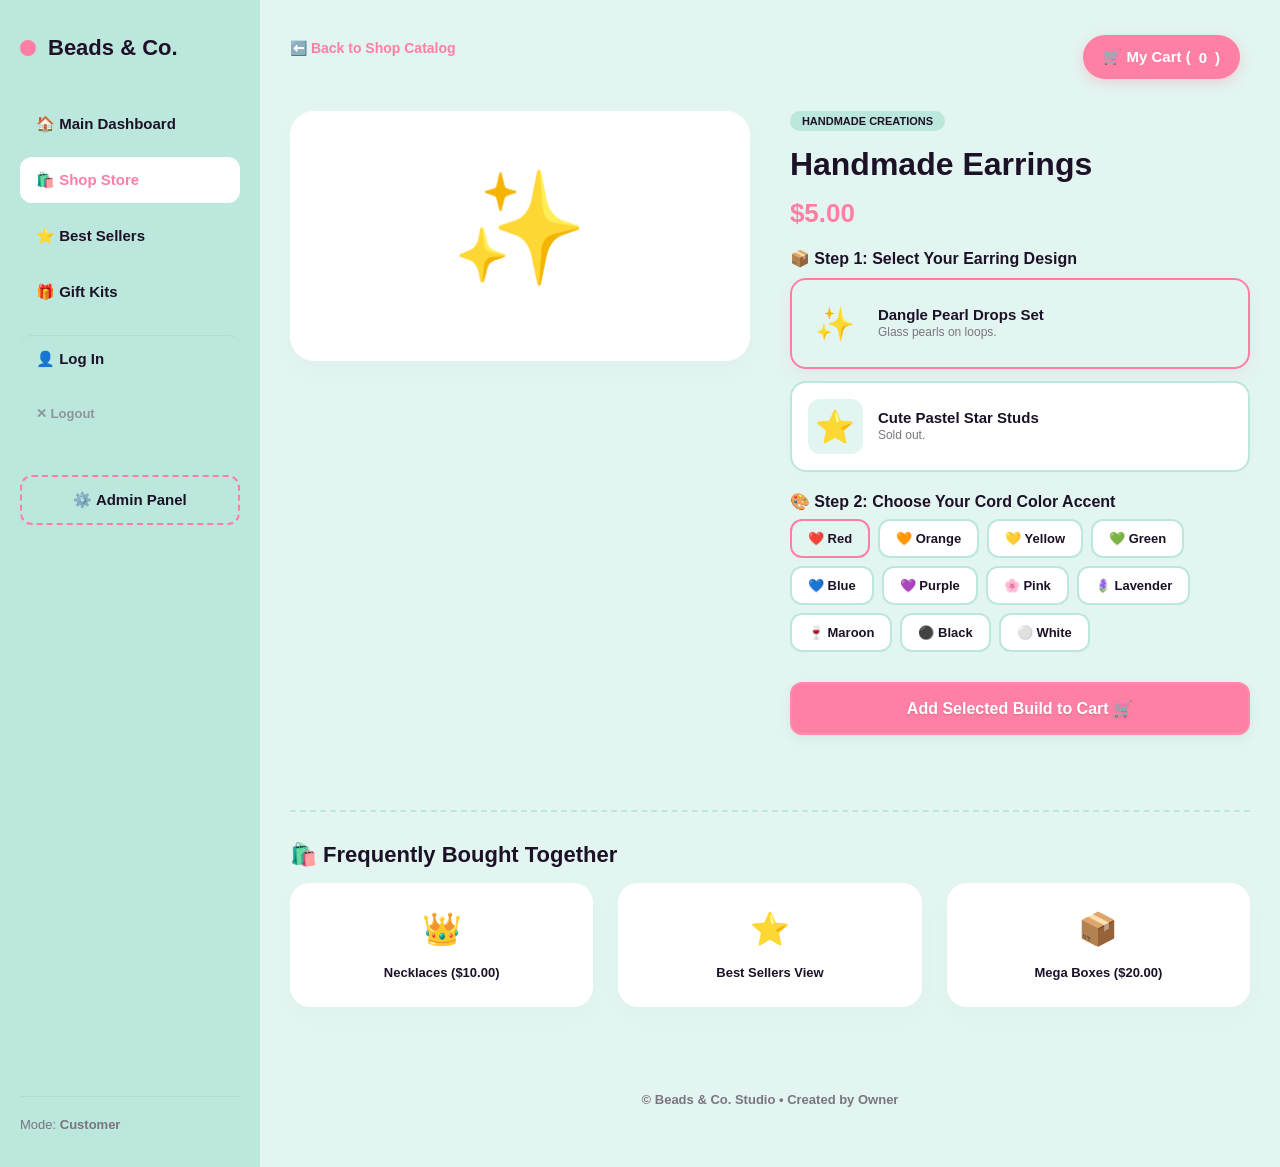
<file: Amazon Pages/earrings.html>
<!DOCTYPE html>
<html lang="en">
<head>
    <meta charset="UTF-8"><meta name="viewport" content="width=device-width, initial-scale=1.0">
    <title>Beads & Co. | Earrings Shop</title><link rel="stylesheet" href="../style.css">
    <style>
        .amazon-layout-split { display: flex; gap: 40px; margin-top: 20px; align-items: flex-start; }
        .showcase-visual-box { flex: 1; background: #FFF; border-radius: 24px; padding: 50px; text-align: center; box-shadow: 0 10px 25px rgba(0,0,0,0.02); border: 3px solid #FFF; }
        .showcase-visual-box h1 { font-size: 110px; margin-bottom: 15px; }
        .panel-options-box { flex: 1.3; display: flex; flex-direction: column; gap: 20px; }
        .stock-badge-indicator { display: inline-block; padding: 6px 12px; border-radius: 12px; font-size: 12px; font-weight: bold; width: max-content; margin-top: 10px; }
        .stock-badge-indicator.red { background: #FFEBEF; color: #D93856; }
        .stock-badge-indicator.yellow { background: #FFF6DF; color: #B28200; }
        .sub-items-selector-grid { display: flex; flex-direction: column; gap: 12px; margin-top: 10px; }
        .sub-item-card-option { background: #FFF; padding: 16px; border-radius: 16px; border: 2px solid var(--logo-mint); cursor: pointer; display: flex; align-items: center; gap: 15px; box-shadow: 0 4px 12px rgba(0,0,0,0.01); transition: all 0.2s; width: 100%; text-align: left; }
        .sub-item-card-option.active-item { border-color: var(--logo-pink) !important; background-color: var(--bg-mint) !important; box-shadow: 0 6px 15px rgba(255,127,165,0.1); }
        .product-mini-thumbnail { font-size: 32px; background: var(--bg-mint); padding: 8px; border-radius: 12px; width: 55px; height: 55px; display: flex; align-items: center; justify-content: center; }
        .product-text-details { flex: 1; }
        .product-text-details h5 { font-weight: 800; font-size: 15px; color: var(--text-plum); margin-bottom: 2px; }
        .product-text-details p { font-size: 12px; color: var(--gray-text); line-height: 1.3; }
        .rainbow-badges-matrix { display: flex; flex-wrap: wrap; gap: 8px; margin-top: 8px; }
        .color-matrix-node { padding: 10px 16px; background: #FFF; border: 2px solid var(--logo-mint); border-radius: 12px; font-weight: bold; font-size: 13px; cursor: pointer; transition: all 0.2s; }
        .color-matrix-node.selected-node { border-color: var(--logo-pink) !important; background-color: var(--bg-mint) !important; color: var(--text-plum); }
    </style>
</head>
<body class="scrollable-body">
    <div class="shop-split-page">
        <button class="cart-trigger-btn" onclick="toggleCartDropdown()" style="position: absolute; top: 35px; right: 40px;">🛒 My Cart (<span id="cart-counter-icon">0</span>)</button>
        <aside class="sidebar">
            <div class="logo-box"><span class="logo-bead"></span><h2>Beads & Co.</h2></div>
            <nav class="menu-buttons">
                <a href="../index.html" class="menu-item">🏠 Main Dashboard</a><a href="../customer.html" class="menu-item active">🛍️ Shop Store</a><a href="../bestsellers.html" class="menu-item">⭐ Best Sellers</a><a href="#" class="menu-item">🎁 Gift Kits</a>
                <a href="../login.html" class="menu-item" style="border-top:1px solid rgba(0,0,0,0.05); margin-top:10px;">👤 Log In</a><a href="#" class="menu-item" onclick="triggerCustomerLogout(event)" style="font-size:13px; color:var(--gray-text); opacity:0.7;">✕ Logout</a>
                <a href="../admin.html" class="menu-item admin-dashed-btn">⚙️ Admin Panel</a>
            </nav>
            <div id="user-status-display" class="user-box"><p>Mode: <strong>Customer</strong></p></div>
        </aside>
        <div class="shop-scroll-view">
            <a href="../customer.html" style="text-decoration:none; color:var(--logo-pink); font-weight:bold; font-size:14px;">⬅️ Back to Shop Catalog</a>
            <div class="amazon-layout-split">
                <div class="showcase-visual-box"><h1 id="big-item-emoji">📿</h1><div id="wrapper-stock-badge"></div></div>
                <div class="panel-options-box">
                    <span style="background:var(--logo-mint); font-size:11px; font-weight:bold; padding:4px 12px; border-radius:20px; align-self:flex-start; text-transform:uppercase;">Handmade Creations</span>
                    <h1 style="font-size:32px; font-weight:800; margin-top:-5px;">Handmade Earrings</h1><h2 style="color:var(--logo-pink); font-size:26px; font-weight:800; margin-top:-5px;">$5.00</h2>
                    <div><h4 style="font-weight:800;">📦 Step 1: Select Your Earring Design</h4><div class="sub-items-selector-grid" id="container-sub-products"></div></div>
                    <div>
                        <h4 style="font-weight:800;">🎨 Step 2: Choose Your Cord Color Accent</h4>
                        <div class="rainbow-badges-matrix">
                            <span class="color-matrix-node selected-node" onclick="selectRainbowBeadColor(this, 'Ruby Red')">❤️ Red</span><span class="color-matrix-node" onclick="selectRainbowBeadColor(this, 'Mandarin Orange')">🧡 Orange</span><span class="color-matrix-node" onclick="selectRainbowBeadColor(this, 'Sunshine Yellow')">💛 Yellow</span><span class="color-matrix-node" onclick="selectRainbowBeadColor(this, 'Emerald Green')">💚 Green</span><span class="color-matrix-node" onclick="selectRainbowBeadColor(this, 'Ocean Blue')">💙 Blue</span><span class="color-matrix-node" onclick="selectRainbowBeadColor(this, 'Midnight Purple')">💜 Purple</span><span class="color-matrix-node" onclick="selectRainbowBeadColor(this, 'Bubblegum Pink')">🌸 Pink</span><span class="color-matrix-node" onclick="selectRainbowBeadColor(this, 'Lavender Mist')">🪻 Lavender</span><span class="color-matrix-node" onclick="selectRainbowBeadColor(this, 'Crimson Maroon')">🍷 Maroon</span><span class="color-matrix-node" onclick="selectRainbowBeadColor(this, 'Obsidian Black')">⚫ Black</span><span class="color-matrix-node" onclick="selectRainbowBeadColor(this, 'Crystal White')">⚪ White</span>
                        </div>
                    </div>
                    <button class="open-btn" onclick="addCustomAmazonItemToCart()" style="font-size:16px; padding:15px; margin-top:10px;">Add Selected Build to Cart 🛒</button>
                </div>
            </div>
            <div style="margin-top:40px; border-top:2px dashed var(--logo-mint); padding-top:30px;">
                <h3 class="section-headline">🛍️ Frequently Bought Together</h3>
                <div class="category-grid" style="grid-template-columns: repeat(3, 1fr);">
                    <div class="category-card" onclick="window.location.href='../customer.html'"><div style="font-size:32px;text-align:center;">👑</div><h4 style="text-align:center;font-size:13px;font-weight:bold;margin-top:5px;">Necklaces ($10.00)</h4></div>
                    <div class="category-card" onclick="window.location.href='../bestsellers.html'"><div style="font-size:32px;text-align:center;">⭐</div><h4 style="text-align:center;font-size:13px;font-weight:bold;margin-top:5px;">Best Sellers View</h4></div>
                    <div class="category-card" onclick="window.location.href='../customer.html'"><div style="font-size:32px;text-align:center;">📦</div><h4 style="text-align:center;font-size:13px;font-weight:bold;margin-top:5px;">Mega Boxes ($20.00)</h4></div>
                </div>
            </div>
            <footer class="simple-ground-footer"><p>© Beads & Co. Studio • Created by Owner</p></footer>
        </div>
        <div class="cart-dropdown-panel" id="cart-dropdown-panel" style="position: absolute; top: 90px; right: 40px;">
            <h4 class="cart-dropdown-header">🛒 Selected Items</h4><div class="cart-items-list" id="cart-list-container"></div>
            <div class="payment-box"><label>Choose Payment Option</label><select id="checkout-payment-type"><option value="Cash on Delivery">💵 Cash When Delivered ($0 fee)</option><option value="Parent Allowance Account">💳 Parent Allowance Points Card</option><option value="Local Store Pickup Pay">🏠 Pay At Local Bead Studio Bench</option></select></div>
            <div class="cart-dropdown-total-bar"><span>Total Due:</span><span id="cart-total-price">$0.00</span></div><button class="checkout-btn" onclick="checkoutShoppingCart()">Complete Purchase 🛍️</button>
        </div>
    </div>
    <script src="../script.js"></script>
</body>
</html>
</file>
<file: style.css>
:root {
    --main-font: 'Segoe UI', sans-serif;
    --card-radius: 20px;
    --button-radius: 12px;
    --transition-speed: 0.25s;
    --bg-mint: #E2F5F0;
    --text-plum: #1D1128;
    --logo-mint: #BCE7DC;
    --logo-pink: #FF7FA5;
    --logo-yellow: #FFC93C;
    --gray-text: #7A757F;
}

/* Class used by the script to instantly stop animations */
.disable-animations *, .disable-animations {
    transition: none !important;
    animation: none !important;
}

/* ==========================================================================
   1. GLOBAL STYLES (Responsive Update)
   ========================================================================== */
* {
    margin: 0;
    padding: 0;
    box-sizing: border-box;
    font-family: var(--main-font) !important;
}

body {
    background: var(--bg-mint);
    color: var(--text-plum);
    min-height: 100vh;
    overflow-x: hidden;
}

/* Updated scroll layout adjustments to prevent screen locking */
.scrollable-body {
    overflow-y: auto !important;
}

/* ==========================================================================
   2. SHARED LAYOUT STYLES (Admin Panels & Split Shop Screens Fluid Optimization)
   ========================================================================== */
.whole-page, .shop-split-page {
    display: flex;
    flex-direction: row;
    width: 100%;
    min-height: 100vh;
    position: relative;
}

/* Sidebar Responsive Transformation */
.sidebar {
    width: 260px;
    background: var(--logo-mint);
    display: flex;
    flex-direction: column;
    padding: 35px 20px;
    transition: transform var(--transition-speed) ease, width var(--transition-speed) ease;
    flex-shrink: 0;
    z-index: 1000;
}

.logo-box {
    display: flex;
    align-items: center;
    gap: 12px;
    margin-bottom: 40px;
}

.logo-bead {
    width: 16px;
    height: 16px;
    background: var(--logo-pink);
    border-radius: 50%;
}

.logo-box h2 {
    font-size: 22px;
    font-weight: 800;
}

.menu-buttons {
    display: flex;
    flex-direction: column;
    gap: 10px;
    flex: 1;
}

.menu-item {
    text-decoration: none;
    color: var(--text-plum);
    font-weight: 600;
    padding: 14px 16px;
    border-radius: var(--button-radius);
    font-size: 15px;
    transition: 0.2s;
}

.menu-item:hover, .menu-item.active {
    background-color: #FFFFFF;
    color: var(--logo-pink);
}

.admin-dashed-btn {
    margin-top: 30px;
    border: 2px dashed var(--logo-pink);
    text-align: center;
}

.user-box {
    font-size: 13px;
    color: var(--gray-text);
    padding-top: 20px;
    border-top: 1px solid rgba(0, 0, 0, 0.05);
    margin-top: 20px;
}

.main-content, .shop-scroll-view {
    flex: 1;
    padding: 40px 30px;
    display: flex;
    flex-direction: column;
    gap: 35px;
    position: relative;
    max-width: 100%;
}

/* Mobile Toggle Hamburger Control Button Layout */
.mobile-nav-toggle {
    display: none;
    background: var(--text-plum);
    color: #FFFFFF;
    border: none;
    padding: 10px 15px;
    border-radius: 8px;
    font-size: 14px;
    font-weight: bold;
    cursor: pointer;
    align-items: center;
    gap: 8px;
    margin: 15px 15px 0 15px;
    align-self: flex-start;
}

/* ==========================================================================
   3. ADMIN BOARD SPECIFIC INTERFACE ELEMENTS
   ========================================================================== */
.top-bar {
    display: flex;
    justify-content: space-between;
    align-items: center;
    gap: 15px;
    flex-wrap: wrap;
}

.small-text {
    color: var(--gray-text);
    margin-top: 6px;
}

.status-box {
    background: #FFFFFF;
    padding: 8px 16px;
    border-radius: 20px;
    font-size: 13px;
    font-weight: 600;
    display: flex;
    align-items: center;
    gap: 8px;
}

.green-dot {
    width: 8px;
    height: 8px;
    background-color: #2ec4b6;
    border-radius: 50%;
}

.boxes-grid {
    display: grid;
    grid-template-columns: repeat(auto-fit, minmax(220px, 1fr));
    gap: 25px;
}

.number-box {
    background-color: #FFFFFF;
    padding: 25px;
    border-radius: var(--card-radius) !important;
    display: flex;
    flex-direction: column;
    gap: 8px;
    border-top: 5px solid transparent;
}

.pink-line { border-top-color: var(--logo-pink); }
.yellow-line { border-top-color: var(--logo-yellow); }
.mint-line { border-top-color: var(--logo-mint); }

.box-label { font-size: 13px; font-weight: 600; color: var(--gray-text); }
.box-number { font-size: 36px; font-weight: 800; }

.table-box { 
    background-color: #FFFFFF; 
    border-radius: var(--card-radius) !important; 
    padding: 30px; 
}
.table-header { 
    display: flex; 
    justify-content: space-between; 
    align-items: center; 
    margin-bottom: 25px; 
    gap: 15px;
    flex-wrap: wrap;
}

.refresh-button {
    color: #FFFFFF;
    border: none;
    padding: 12px 24px;
    font-weight: 600;
    border-radius: var(--button-radius) !important;
    cursor: pointer;
    font-size: 14px;
    transition: 0.2s;
    background-color: var(--text-plum);
}
.refresh-button:hover { background-color: var(--logo-pink); }

.table-scroll { 
    width: 100%; 
    overflow-x: auto; 
    -webkit-overflow-scrolling: touch;
}
table { width: 100%; border-collapse: collapse; text-align: left; min-width: 500px; }
th { color: var(--gray-text); font-weight: 600; font-size: 13px; padding: 15px; border-bottom: 2px solid var(--bg-mint); }
td { padding: 18px 15px; font-size: 15px; border-bottom: 1px solid var(--bg-mint); }

.badge { padding: 6px 14px; border-radius: 12px; font-size: 12px; font-weight: 700; display: inline-block; }
.badge.green { background-color: #E2F5F0; color: #1E6B57; }
.badge.yellow { background-color: #FFF6DF; color: #B28200; }

/* ==========================================================================
   4. POPUP FORMS & MODAL BLOCKS (Fluid Modal Updates)
   ========================================================================== */
.form-overlay, .products-overlay {
    position: fixed;
    top: 0;
    left: 0;
    width: 100vw;
    height: 100vh;
    background-color: rgba(29, 17, 40, 0.4);
    display: flex;
    justify-content: center;
    align-items: center;
    z-index: 2000;
    opacity: 0;
    pointer-events: none;
    transition: opacity 0.3s ease;
    padding: 20px;
}

.form-overlay.show-popup, .products-overlay.show-menu { opacity: 1; pointer-events: auto; }

.fancy-modal, .products-modal {
    background-color: #FFFFFF;
    width: 100%;
    max-width: 450px;
    padding: 30px 25px;
    border-radius: var(--card-radius) !important;
    box-shadow: 0 20px 40px rgba(0,0,0,0.1);
    display: flex;
    flex-direction: column;
    gap: 15px;
    max-height: 90vh;
    overflow-y: auto;
}
.products-modal { max-width: 550px; }

.modal-top { display: flex; justify-content: space-between; align-items: center; border-bottom: 2px solid var(--bg-mint); padding-bottom: 15px; }
.close-modal-x { background: var(--bg-mint); border: none; font-size: 16px; font-weight: bold; padding: 5px 10px; border-radius: 8px; cursor: pointer; color: #1E6B57; }

.input-group { display: flex; flex-direction: column; gap: 6px; }
.input-group label { font-size: 12px; font-weight: 700; color: var(--gray-text); text-transform: uppercase; }
.input-group input, .input-group select { padding: 12px; border: 2px solid var(--bg-mint); border-radius: 12px; outline: none; font-size: 14px; width: 100%; }
.input-group input:focus, .input-group select:focus { border-color: var(--logo-pink); }

.modal-buttons { display: flex; gap: 12px; margin-top: 15px; flex-wrap: wrap; }
.modal-btn { flex: 1; min-width: 120px; padding: 14px; border-radius: var(--button-radius) !important; border: none; font-weight: 700; font-size: 15px; cursor: pointer; }
.cancel-btn { background-color: var(--bg-mint); color: #1E6B57; }
.save-btn { background: var(--logo-pink); color: #FFFFFF; }

.item-row { display: flex; justify-content: space-between; align-items: center; padding: 15px; background-color: var(--bg-mint); border-radius: 14px; margin-bottom: 10px; gap: 10px; }
.item-details h4 { font-size: 16px; font-weight: 700; }
.item-details p { font-size: 12px; color: var(--gray-text); margin-top: 2px; }

/* ==========================================================================
   5. CUSTOMER SHOP & GRID CANVAS SYSTEM
   ========================================================================== */
.shop-banner {
    background-color: #FFFFFF;
    padding: 40px 20px;
    border-radius: 24px;
    text-align: center;
    box-shadow: 0 10px 25px rgba(0, 0, 0, 0.02);
}

.shop-subtitle { color: var(--gray-text); font-size: 16px; font-weight: 600; margin-top: 8px; }
.category-grid { display: grid; grid-template-columns: repeat(auto-fit, minmax(220px, 1fr)); gap: 25px; }

.category-card {
    background-color: #FFFFFF !important;
    border-radius: var(--card-radius) !important;
    padding: 25px;
    box-shadow: 0 10px 25px rgba(0, 0, 0, 0.02);
    display: flex;
    flex-direction: column;
    gap: 12px;
    border: 2px solid transparent;
    cursor: pointer;
    transition: all 0.25s ease;
}
.category-card:hover { border-color: var(--logo-pink); transform: translateY(-4px); box-shadow: 0 12px 30px rgba(255, 127, 165, 0.08); }

.category-icon { width: 100%; background-color: var(--bg-mint); border-radius: 14px; display: flex; justify-content: center; align-items: center; font-size: 50px; }
.category-title { font-size: 22px; font-weight: 800; text-align: center; }

.open-btn, .buy-item-btn {
    background: var(--logo-pink) !important;
    color: #FFFFFF !important;
    border: none;
    padding: 12px;
    font-weight: 700;
    border-radius: var(--button-radius) !important;
    cursor: pointer;
    width: 100%;
    margin-top: 10px;
}
.buy-item-btn { background-color: var(--text-plum) !important; padding: 8px 14px; width: auto; margin-top: 0; font-size: 13px; }
.buy-item-btn:hover { background-color: var(--logo-pink) !important; }

/* ==========================================================================
6. FLOATING CUSTOMER DROPDOWN CART BOXES STYLES (Adaptive Alignment)
========================================================================== */
.cart-trigger-btn {
background: var(--logo-pink) !important;
color: #FFFFFF !important;
border: none;
padding: 12px 20px;
border-radius: 25px;
font-weight: 800;
font-size: 15px;
cursor: pointer;
box-shadow: 0 4px 12px rgba(255,127,165,0.3);
display: flex;
align-items: center;
gap: 8px;
z-index: 50;
transition: transform 0.2s ease;
}
.cart-trigger-btn:hover { transform: scale(1.05); }
.cart-dropdown-panel {
position: absolute;
top: 90px;
right: 30px;
width: 320px;
max-width: calc(100vw - 60px);
background-color: #FFFFFF !important;
border: 3px solid var(--logo-mint);
border-radius: 20px;
padding: 20px;
box-shadow: 0 10px 30px rgba(0,0,0,0.1);
z-index: 60;
display: flex;
flex-direction: column;
gap: 15px;
opacity: 0;
pointer-events: none;
transition: 0.25s ease;
}
.cart-dropdown-panel.show-cart {
opacity: 1 !important;
pointer-events: auto !important;
transform: translateY(5px);
}
.cart-dropdown-header { font-weight: 800; font-size: 16px; border-bottom: 2px solid var(--bg-mint); padding-bottom: 8px; }
.cart-dropdown-total-bar { display: flex; justify-content: space-between; font-weight: 800; font-size: 15px; border-top: 1px solid var(--bg-mint); padding-top: 10px; }
.cart-items-list { max-height: 200px; overflow-y: auto; display: flex; flex-direction: column; gap: 10px; }
.cart-row { display: flex; justify-content: space-between; align-items: center; background-color: var(--bg-mint); padding: 10px; border-radius: 10px; font-size: 13px; gap: 10px; }
.remove-cart-item { background: none; border: none; color: var(--logo-pink); font-weight: bold; cursor: pointer; }
.payment-box label { font-size: 11px; font-weight: 700; color: var(--gray-text); text-transform: uppercase; display: block; margin-bottom: 4px; }
.payment-box select { width: 100%; padding: 8px; border: 2px solid var(--bg-mint); border-radius: 8px; outline: none; }
.checkout-btn {
background: var(--logo-pink) !important;
color: #FFFFFF !important;
border: none;
padding: 14px;
font-weight: 800;
font-size: 15px;
border-radius: var(--button-radius) !important;
cursor: pointer;
width: 100%;
margin-top: 10px;
transition: 0.2s ease;
}
.checkout-btn:hover { background-color: var(--text-plum) !important; }
/* ==========================================================================
7. DECORATIVE HOMEPAGE & CHALLENGE PANELS
========================================================================== */
.section-headline { font-size: 22px; font-weight: 800; margin-bottom: 15px; }
.welcome-hero-card {
background: linear-gradient(135deg, var(--logo-mint) 0%, #FFFFFF 100%);
padding: 50px 25px;
border-radius: 24px;
text-align: center;
box-shadow: 0 10px 25px rgba(0,0,0,0.02);
border: 3px solid #FFFFFF;
}
.store-status-badge { margin-top: 20px; display: inline-block; background: var(--logo-yellow); padding: 6px 15px; border-radius: 20px; font-weight: bold; font-size: 13px; }
.dashboard-intro-grid { display: grid; grid-template-columns: repeat(auto-fit, minmax(280px, 1fr)); gap: 25px; }
.intro-feature-box { background-color: #FFFFFF; padding: 30px; border-radius: 20px; box-shadow: 0 10px 25px rgba(0,0,0,0.02); display: flex; flex-direction: column; gap: 12px; border-left: 5px solid transparent; }
.border-pink { border-left-color: var(--logo-pink); }
.border-yellow { border-left-color: var(--logo-yellow); }
.feature-box-title { font-weight: 800; font-size: 20px; }
.feature-box-desc { color: var(--gray-text); font-size: 14px; line-height: 1.5; }
.dashboard-action-btn {
background-color: var(--text-plum);
color: #FFFFFF;
border: none;
padding: 12px 20px;
border-radius: var(--button-radius) !important;
font-weight: 700;
font-size: 14px;
cursor: pointer;
text-decoration: none;
text-align: center;
transition: 0.2s ease;
margin-top: auto;
display: inline-block;
}
.news-bulletin-panel {
background-color: #FFFFFF;
padding: 30px;
border-radius: 20px;
box-shadow: 0 10px 25px rgba(0,0,0,0.02);
display: flex;
gap: 20px;
align-items: center;
border-right: 5px solid var(--logo-mint);
}
.picks-grid { display: grid; grid-template-columns: repeat(auto-fit, minmax(180px, 1fr)); gap: 20px; }
.pick-mini-card { background: #FFFFFF; padding: 20px; border-radius: 16px; text-align: center; box-shadow: 0 8px 20px rgba(0,0,0,0.01); }
.faq-block { background: #FFFFFF; padding: 25px; border-radius: 20px; box-shadow: 0 10px 25px rgba(0,0,0,0.02); display: flex; flex-direction: column; gap: 15px; }
.faq-header-title { font-size: 18px; font-weight: 800; border-bottom: 2px solid var(--bg-mint); padding-bottom: 8px; }
.faq-item { background: var(--bg-mint); padding: 15px; border-radius: 12px; }
.guarantee-dashed-box { background-color: #FFFFFF; padding: 25px; border-radius: 20px; text-align: center; border: 2px dashed var(--logo-mint); box-shadow: 0 10px 25px rgba(0,0,0,0.02); }
.simple-ground-footer { text-align: center; background: var(--bg-mint) !important; color: var(--gray-text); padding: 20px; border-radius: 12px; margin-top: 30px; font-weight: 600; font-size: 13px; width: 100%; display: block; clear: both; }
/* Button Hover Dynamic Enhancements */
.dashboard-action-btn, .open-btn, .buy-item-btn {
background: var(--logo-pink) !important;
color: #FFFFFF !important;
text-shadow: 0px 1px 2px rgba(0, 0, 0, 0.15);
border: 2px solid rgba(255, 255, 255, 0.1);
box-shadow: 0 4px 14px rgba(0, 0, 0, 0.05);
transition: all 0.25s cubic-bezier(0.4, 0, 0.2, 1) !important;
}
.dashboard-action-btn:hover, .open-btn:hover, .buy-item-btn:hover {
background: var(--logo-yellow) !important;
color: var(--text-plum) !important;
transform: translateY(-2px);
box-shadow: 0 6px 20px rgba(0, 0, 0, 0.12);
}
.customizer-tab-bar button { transition: all 0.2s ease; }
.customizer-tab-active { background: #FFFFFF !important; color: var(--logo-pink) !important; box-shadow: 0 4px 10px rgba(0,0,0,0.06); }
.customizer-tab-inactive { background: transparent !important; color: var(--gray-text) !important; }
.theme-swatch-option-layout {
width: 100%; padding: 10px 14px; background: var(--bg-mint); border: 2px solid transparent; border-radius: 12px; font-size: 13px; font-weight: 700; cursor: pointer; display: flex; align-items: center; gap: 8px; transition: all 0.2s ease; text-align: left;
}
.theme-swatch-option-layout:hover { border-color: var(--logo-pink); background: #FFFFFF; }
.theme-customize-panel-wrapper {
position: absolute; top: 90px; right: 30px; background: #FFFFFF; border: 3px solid var(--logo-mint); border-radius: 20px; box-shadow: 0 10px 30px rgba(0,0,0,0.1); z-index: 999; display: none; width: 300px; max-width: calc(100vw - 60px);
}
.theme-customize-panel-wrapper.show-panel { display: block !important; }
.badge-trophy-shelf { background: #FFFFFF; padding: 24px; border-radius: 24px; border: 3px dashed var(--logo-mint); display: flex; gap: 16px; align-items: center; overflow-x: auto; margin-bottom: 25px; -webkit-overflow-scrolling: touch; }

/* ==========================================================================
   8. RIDDLE ARENA (from inline <style> in index-2.html)
   ========================================================================== */
.riddle-arena-card { background-color: #FFFFFF; padding: 30px; border-radius: 24px; box-shadow: 0 10px 25px rgba(0,0,0,0.02); border: 2px dashed var(--logo-pink); display: flex; flex-direction: column; gap: 15px; }
.riddle-question-bubble { background-color: var(--bg-mint); padding: 20px; border-radius: 16px; border-left: 5px solid var(--logo-pink); font-size: 15px; line-height: 1.5; font-weight: 600; color: var(--text-plum); }
.riddle-input-row { display: flex; gap: 12px; align-items: center; margin-top: 5px; }
.riddle-text-field { flex: 1; padding: 14px; border: 2px solid var(--logo-mint); border-radius: 12px; outline: none; font-size: 14px; font-weight: 600; }
.riddle-text-field:focus { border-color: var(--logo-pink); }
.riddle-submit-btn { background-color: var(--text-plum); color: #FFFFFF; border: none; padding: 14px 24px; border-radius: 12px; font-weight: 700; cursor: pointer; transition: 0.2s ease; white-space: nowrap; }
.riddle-submit-btn:hover { background-color: var(--logo-pink); }

/* ==========================================================================
   9. THEME CUSTOMIZER FLOATING PANEL (from inline <style> in index-2.html)
   ========================================================================== */
.theme-customize-btn {
    position: fixed; bottom: 30px; right: 30px; width: 56px; height: 56px; border-radius: 50%;
    background: #FFFFFF; border: 3px solid var(--logo-mint); font-size: 24px; cursor: pointer;
    box-shadow: 0 8px 20px rgba(0,0,0,0.15); z-index: 90; transition: transform 0.2s ease;
    display: flex; align-items: center; justify-content: center;
}
.theme-customize-btn:hover { transform: scale(1.08) rotate(15deg); }
.theme-customize-panel {
    position: fixed; bottom: 100px; right: 30px; width: 320px; background: #FFFFFF; border-radius: 20px;
    padding: 20px; box-shadow: 0 20px 40px rgba(0,0,0,0.18); z-index: 91; opacity: 0; pointer-events: none;
    transform: translateY(10px); transition: 0.25s ease; display: flex; flex-direction: column; gap: 10px;
    max-height: 80vh; overflow-y: auto;
}
.theme-customize-panel.show-panel { opacity: 1; pointer-events: auto; transform: translateY(0); }
.theme-panel-header { display: flex; justify-content: space-between; align-items: center; }
.theme-panel-header h4 { font-size: 15px; font-weight: 800; }
.theme-panel-close { background: var(--bg-mint); border: none; border-radius: 8px; padding: 4px 9px; cursor: pointer; font-weight: bold; }
.theme-panel-sub { font-size: 12px; color: var(--gray-text); margin-top: -6px; }
.theme-current-label { font-size: 12px; font-weight: 700; color: var(--text-plum); background: var(--bg-mint); padding: 6px 10px; border-radius: 8px; }
.theme-panel-section { font-size: 11px; font-weight: 800; color: var(--gray-text); text-transform: uppercase; margin-top: 4px; }
.theme-swatch-grid { display: grid; grid-template-columns: repeat(4, 1fr); gap: 8px; }
.theme-swatch-option {
    height: 48px; border-radius: 12px; border: 3px solid transparent; cursor: pointer; color: #FFFFFF;
    display: flex; flex-direction: column; align-items: center; justify-content: center; font-size: 15px; gap: 1px;
    text-shadow: 0 1px 3px rgba(0,0,0,0.35);
}
.theme-swatch-option span { font-size: 8px; font-weight: 700; text-transform: uppercase; }
.theme-swatch-option.active-swatch { border-color: var(--text-plum); }
.theme-reset-btn { background: var(--bg-mint); border: none; padding: 10px; border-radius: 10px; font-weight: 700; font-size: 13px; cursor: pointer; color: var(--text-plum); }
.theme-reset-btn:hover { background: var(--logo-mint); }

/* ==========================================================================
   10. REWARDS WHEEL (from inline <style> in index-2.html)
   ========================================================================== */
#wheel-frame {
    position: relative; width: 340px; height: 340px; background: #FFF; border-radius: 50%;
    border: 8px solid var(--text-plum); box-shadow: 0 10px 30px rgba(0,0,0,0.3); overflow: hidden;
    display: flex; align-items: center; justify-content: center;
}
#spinning-wheel-canvas {
    position: absolute; width: 100%; height: 100%; border-radius: 50%;
    transition: transform 4s cubic-bezier(0.1, 0.8, 0.25, 1);
    background: conic-gradient(#FF7FA5 0deg 45deg, #FFC93C 45deg 90deg, #4CACE0 90deg 135deg, #B47EEA 135deg 180deg, #BCE7DC 180deg 225deg, #FB8B24 225deg 270deg, #E63946 270deg 315deg, #2EC4B6 315deg 360deg);
}
#wheel-labels {
    position: absolute; width: 100%; height: 100%; border-radius: 50%;
    transition: transform 4s cubic-bezier(0.1, 0.8, 0.25, 1); pointer-events: none;
    color: #1D1128; font-weight: 800; font-size: 10px;
}
#wheel-spin-trigger {
    position: absolute; width: 75px; height: 75px; background: var(--text-plum); border: 4px solid #FFF;
    color: #FFF; border-radius: 50%; font-weight: 900; font-size: 13px; cursor: pointer; z-index: 10;
    box-shadow: 0 4px 10px rgba(0,0,0,0.2);
}
#wheel-pointer {
    position: absolute; top: -2px; left: 50%; transform: translateX(-50%); width: 0; height: 0;
    border-left: 14px solid transparent; border-right: 14px solid transparent;
    border-top: 24px solid var(--text-plum); z-index: 20;
}

/* ==========================================================================
   10b. ADDITIONAL CLASSES (extracted from inline styles in index-2.html)
   ========================================================================== */

/* Menu item variants */
.menu-item-login {
    border-top: 1px solid rgba(0,0,0,0.05);
    margin-top: 10px;
}
.menu-item-logout {
    font-size: 13px;
    color: var(--gray-text);
    opacity: 0.7;
}

/* Intro icons */
.intro-icon {
    font-size: 32px;
}

/* News bulletin */
.news-icon {
    font-size: 40px;
}
.news-content {
    flex: 1;
}

/* Riddle arena extras */
.riddle-header {
    text-align: left;
}
.riddle-prize-badge {
    float: right;
    background: var(--logo-yellow);
    font-size: 11px;
    font-weight: bold;
    padding: 4px 12px;
    border-radius: 20px;
}
.riddle-title {
    margin-bottom: 2px;
}
.riddle-desc {
    color: var(--gray-text);
    font-size: 13px;
}

/* Picks headline */
.picks-headline {
    margin-bottom: 15px;
}
.pick-icon {
    font-size: 28px;
}

/* Guarantee */
.guarantee-title {
    font-size: 18px;
    font-weight: 800;
    margin-bottom: 4px;
}
.guarantee-desc {
    color: var(--gray-text);
    font-size: 13px;
}

/* Coupon section */
.coupon-section {
    margin-top: 10px;
    border-top: 1px solid var(--bg-mint);
    padding-top: 10px;
}
.coupon-label {
    font-size: 11px;
    font-weight: 700;
    color: var(--gray-text);
    text-transform: uppercase;
    display: block;
    margin-bottom: 4px;
}
.coupon-input-row {
    display: flex;
    gap: 6px;
}
.coupon-input {
    flex: 1;
    padding: 6px 10px;
    border: 2px solid var(--bg-mint);
    border-radius: 8px;
    outline: none;
    font-size: 12px;
    text-transform: uppercase;
}
.coupon-apply-btn {
    padding: 6px 12px;
    background: var(--text-plum);
    color: #FFF;
    border: none;
    font-weight: bold;
    border-radius: 8px;
    font-size: 12px;
    cursor: pointer;
    transition: 0.2s;
}
.coupon-apply-btn:hover {
    background: var(--logo-pink);
}
.coupon-alert {
    font-size: 11px;
    font-weight: bold;
    margin-top: 4px;
    display: none;
}

/* Payment select */
.payment-select {
    width: 100%;
    padding: 8px;
    border: 2px solid var(--bg-mint);
    border-radius: 8px;
    outline: none;
}

/* Rewards wheel classes (extracted from inline styles) */
.rewards-wheel-overlay {
    position: fixed;
    top: 0;
    left: 0;
    width: 100vw;
    height: 100vh;
    background: rgba(29, 17, 40, 0.85);
    z-index: 100000;
    display: none;
    flex-direction: column;
    justify-content: center;
    align-items: center;
    color: #FFF;
    font-family: sans-serif;
    padding: 15px;
}
.wheel-title {
    margin-bottom: 5px;
    color: #FFC93C;
    font-weight: 800;
}
.wheel-subtitle {
    margin: 0 0 20px 0;
    font-size: 13px;
    color: #E5E5E5;
    text-align: center;
}
.wheel-frame {
    position: relative;
    width: 340px;
    height: 340px;
    background: #FFF;
    border-radius: 50%;
    border: 8px solid var(--text-plum);
    box-shadow: 0 10px 30px rgba(0,0,0,0.3);
    overflow: hidden;
    display: flex;
    align-items: center;
    justify-content: center;
    flex-shrink: 0;
}
.spinning-wheel-canvas {
    position: absolute;
    width: 100%;
    height: 100%;
    border-radius: 50%;
    transition: transform 4s cubic-bezier(0.1, 0.8, 0.25, 1);
    background: conic-gradient(#FF7FA5 0deg 45deg, #FFC93C 45deg 90deg, #4CACE0 90deg 135deg, #B47EEA 135deg 180deg, #BCE7DC 180deg 225deg, #FB8B24 225deg 270deg, #E63946 270deg 315deg, #2EC4B6 315deg 360deg);
}
.wheel-labels {
    position: absolute;
    width: 100%;
    height: 100%;
    border-radius: 50%;
    transition: transform 4s cubic-bezier(0.1, 0.8, 0.25, 1);
    pointer-events: none;
    color: #1D1128;
    font-weight: 800;
    font-size: 10px;
}
.wheel-label-seg {
    position: absolute;
}
.wheel-label-top-right { top: 30px; left: 56%; transform: translateX(-50%) rotate(22.5deg); }
.wheel-label-right-top { right: 35px; top: 110px; transform: translateY(-50%) rotate(67.5deg); }
.wheel-label-right-bottom { right: 35px; bottom: 110px; transform: translateY(50%) rotate(112.5deg); }
.wheel-label-bottom-right { bottom: 30px; left: 56%; transform: translateX(-50%) rotate(157.5deg); }
.wheel-label-bottom-left { bottom: 30px; left: 33%; transform: translateX(-50%) rotate(202.5deg); }
.wheel-label-left-bottom { left: 35px; bottom: 110px; transform: translateY(50%) rotate(247.5deg); }
.wheel-label-left-top { left: 35px; top: 110px; transform: translateY(-50%) rotate(292.5deg); }
.wheel-label-top-left { top: 30px; left: 33%; transform: translateX(-50%) rotate(337.5deg); }
.wheel-spin-trigger {
    position: absolute;
    width: 75px;
    height: 75px;
    background: var(--text-plum);
    border: 4px solid #FFF;
    color: #FFF;
    border-radius: 50%;
    font-weight: 900;
    font-size: 13px;
    cursor: pointer;
    z-index: 10;
    box-shadow: 0 4px 10px rgba(0,0,0,0.2);
}
.wheel-pointer {
    position: absolute;
    top: -2px;
    left: 50%;
    transform: translateX(-50%);
    width: 0;
    height: 0;
    border-left: 14px solid transparent;
    border-right: 14px solid transparent;
    border-top: 24px solid var(--text-plum);
    z-index: 20;
}
.wheel-close-btn {
    margin-top: 25px;
    padding: 10px 24px;
    border-radius: 12px;
    border: none;
    background: var(--text-plum);
    color: #FFF;
    font-weight: bold;
    cursor: pointer;
}

/* Theme panel header title */
.theme-panel-header-title {
    font-size: 15px;
    font-weight: 800;
    margin: 0;
}

/* ==========================================================================
   11. MEDIA QUERIES (The Responsiveness Engine)
   ========================================================================== */

/* --- Touch Usability Base --- */
input, select, textarea, button {
    min-height: 44px;
    font-size: 16px;
}
a, button, [role="button"] {
    -webkit-tap-highlight-color: transparent;
    touch-action: manipulation;
}
img, video, canvas, svg {
    max-width: 100%;
    height: auto;
}

/* Tablet & Intermediate Views Dropdowns and Spacing Adaptations */
@media (max-width: 1024px) {
    .main-content, .shop-scroll-view {
        padding: 30px 20px;
        gap: 25px;
    }
    .welcome-hero-card {
        padding: 40px 20px;
    }
    .dashboard-intro-grid {
        grid-template-columns: 1fr;
    }
    .picks-grid {
        grid-template-columns: repeat(auto-fit, minmax(150px, 1fr));
    }
    .news-bulletin-panel {
        padding: 25px;
    }
}

/* Mobile Screens (Collapsible Navigation & Single Column Layout grids) */
@media (max-width: 768px) {
    /* Layout: stack vertically, allow natural scroll */
    .whole-page, .shop-split-page {
        flex-direction: column;
        height: auto !important;
        min-height: 100dvh;
    }

    /* Transform Sidebar into an Off-Canvas Draw Panel */
    .sidebar {
        position: fixed;
        top: 0;
        left: 0;
        height: 100vh;
        height: 100dvh;
        width: 280px;
        transform: translateX(-100%);
        box-shadow: 5px 0 25px rgba(0,0,0,0.1);
    }

    /* Active Script State Triggering Sidebar Opening */
    .sidebar.mobile-open {
        transform: translateX(0);
    }

    /* Show toggle buttons on mobile interfaces */
    .mobile-nav-toggle {
        display: inline-flex;
    }

    /* Main content: remove fixed height, allow scroll */
    .main-content, .shop-scroll-view {
        padding: 20px 15px !important;
        gap: 25px;
        height: auto !important;
        overflow-y: visible !important;
        position: relative;
    }

    /* Shop split page override (inline style in HTML sets height:100vh) */
    .shop-split-page {
        height: auto !important;
        min-height: 100dvh;
    }
    .shop-scroll-view {
        height: auto !important;
        overflow-y: visible !important;
    }

    /* Cart trigger button: make it flow naturally instead of absolute */
    .cart-trigger-btn {
        position: relative !important;
        top: auto !important;
        right: auto !important;
        align-self: flex-end;
        margin-bottom: 10px;
    }

    /* Cart dropdown: full-width-ish panel on mobile */
    .cart-dropdown-panel, #cart-dropdown-panel {
        position: fixed !important;
        top: 0 !important;
        right: 0 !important;
        width: 90% !important;
        max-width: 360px !important;
        height: 100dvh !important;
        max-height: 100dvh !important;
        border-radius: 0 !important;
        border-left: 3px solid var(--logo-mint) !important;
        border-top: none !important;
        border-right: none !important;
        border-bottom: none !important;
        overflow-y: auto !important;
        z-index: 1100 !important;
    }
    .cart-items-list {
        max-height: 45vh;
    }

    /* Theme customize panel: full-width on mobile */
    .theme-customize-panel, #theme-customize-panel,
    .theme-customize-panel-wrapper {
        position: fixed !important;
        bottom: 0 !important;
        top: auto !important;
        right: 0 !important;
        left: 0 !important;
        width: 100% !important;
        max-width: 100% !important;
        max-height: 80dvh !important;
        border-radius: 20px 20px 0 0 !important;
        overflow-y: auto !important;
    }
    .theme-customize-panel {
        bottom: 0 !important;
    }

    /* Theme customize floating button: keep above content */
    .theme-customize-btn {
        bottom: 20px !important;
        right: 20px !important;
        width: 52px !important;
        height: 52px !important;
    }

    /* News bulletin: stack vertically */
    .news-bulletin-panel {
        flex-direction: column;
        text-align: center;
        padding: 20px;
    }

    /* Boxes grid: single column */
    .boxes-grid {
        grid-template-columns: 1fr;
    }

    /* Category grid: smaller cards */
    .category-grid {
        grid-template-columns: repeat(auto-fit, minmax(150px, 1fr));
        gap: 15px;
    }

    /* Dashboard intro: single column */
    .dashboard-intro-grid {
        grid-template-columns: 1fr;
    }

    /* Picks grid: smaller */
    .picks-grid {
        grid-template-columns: repeat(auto-fit, minmax(130px, 1fr));
        gap: 12px;
    }

    /* Pick mini card: smaller padding */
    .pick-mini-card {
        padding: 15px;
    }

    /* Table boxes: reduce padding */
    .table-box {
        padding: 20px 15px;
    }

    /* Number boxes: reduce padding */
    .number-box {
        padding: 20px 15px;
    }

    /* Box numbers: smaller */
    .box-number {
        font-size: 28px;
    }

    /* Section headlines: smaller */
    .section-headline {
        font-size: 18px;
    }

    /* Welcome hero: reduce padding */
    .welcome-hero-card {
        padding: 30px 15px;
    }

    /* FAQ block: reduce padding */
    .faq-block {
        padding: 20px 15px;
    }

    /* Guarantee box: reduce padding */
    .guarantee-dashed-box {
        padding: 20px 15px;
    }

    /* Intro feature box: reduce padding */
    .intro-feature-box {
        padding: 20px 15px;
    }

    /* Theme swatch grid: 3 columns on mobile */
    .theme-swatch-grid {
        grid-template-columns: repeat(3, 1fr);
    }

    /* Riddle input row: stack vertically */
    .riddle-input-row {
        flex-direction: column;
        align-items: stretch;
    }
    .riddle-submit-btn {
        width: 100%;
        padding: 14px;
    }

    /* Rewards wheel: scale down */
    #wheel-frame {
        width: min(82vw, 300px) !important;
        height: min(82vw, 300px) !important;
    }

    /* Rewards wheel overlay: ensure it scrolls if needed */
    #rewards-wheel-overlay {
        overflow-y: auto !important;
        padding: 15px !important;
    }
}

/* Small Mobile Screens */
@media (max-width: 480px) {
    /* Category grid: 2 columns */
    .category-grid {
        grid-template-columns: repeat(2, 1fr);
        gap: 10px;
    }

    /* Modal buttons: full width */
    .modal-btn {
        width: 100%;
        flex: 1 1 100%;
    }

    /* Table boxes: minimal padding */
    .table-box {
        padding: 15px 10px;
    }

    /* Theme swatch grid: 2 columns */
    .theme-swatch-grid {
        grid-template-columns: repeat(2, 1fr);
    }

    /* Cart dropdown: full width */
    .cart-dropdown-panel, #cart-dropdown-panel {
        width: 100% !important;
        max-width: 100% !important;
    }

    /* Welcome hero: minimal padding */
    .welcome-hero-card {
        padding: 25px 10px;
    }

    /* Picks grid: 2 columns */
    .picks-grid {
        grid-template-columns: repeat(2, 1fr);
        gap: 10px;
    }

    /* Box number: smaller */
    .box-number {
        font-size: 24px;
    }

    /* Feature box title: smaller */
    .feature-box-title {
        font-size: 17px;
    }

    /* Theme customize btn: move to avoid overlap */
    .theme-customize-btn {
        bottom: 15px !important;
        right: 15px !important;
        width: 48px !important;
        height: 48px !important;
        font-size: 20px !important;
    }
}

/* Extra Small Screens */
@media (max-width: 360px) {
    /* Category grid: single column */
    .category-grid {
        grid-template-columns: 1fr;
    }

    /* Theme swatch grid: single column */
    .theme-swatch-grid {
        grid-template-columns: repeat(2, 1fr);
    }

    /* Picks grid: single column */
    .picks-grid {
        grid-template-columns: 1fr;
    }

    /* Section headline: smaller */
    .section-headline {
        font-size: 16px;
    }
}

/* Landscape Mode for Short Screens */
@media (max-height: 500px) and (orientation: landscape) {
    .sidebar {
        width: 240px;
    }

    .welcome-hero-card {
        padding: 20px 15px;
    }

    #rewards-wheel-overlay {
        align-items: flex-start;
        padding-top: 20px;
    }

    #wheel-frame {
        width: min(60vh, 280px) !important;
        height: min(60vh, 280px) !important;
    }
}

/* Reduced Motion Preference */
@media (prefers-reduced-motion: reduce) {
    *, *::before, *::after {
        animation-duration: 0.01ms !important;
        transition-duration: 0.01ms !important;
        scroll-behavior: auto !important;
    }
}

/* Print Styles */
@media print {
    .sidebar, .mobile-nav-toggle, .cart-trigger-btn,
    .cart-dropdown-panel, .theme-customize-btn, .theme-customize-panel,
    .theme-customize-panel-wrapper, #rewards-wheel-overlay {
        display: none !important;
    }
    .whole-page, .shop-split-page {
        flex-direction: column;
    }
    .main-content, .shop-scroll-view {
        padding: 0;
    }
}
</file>
